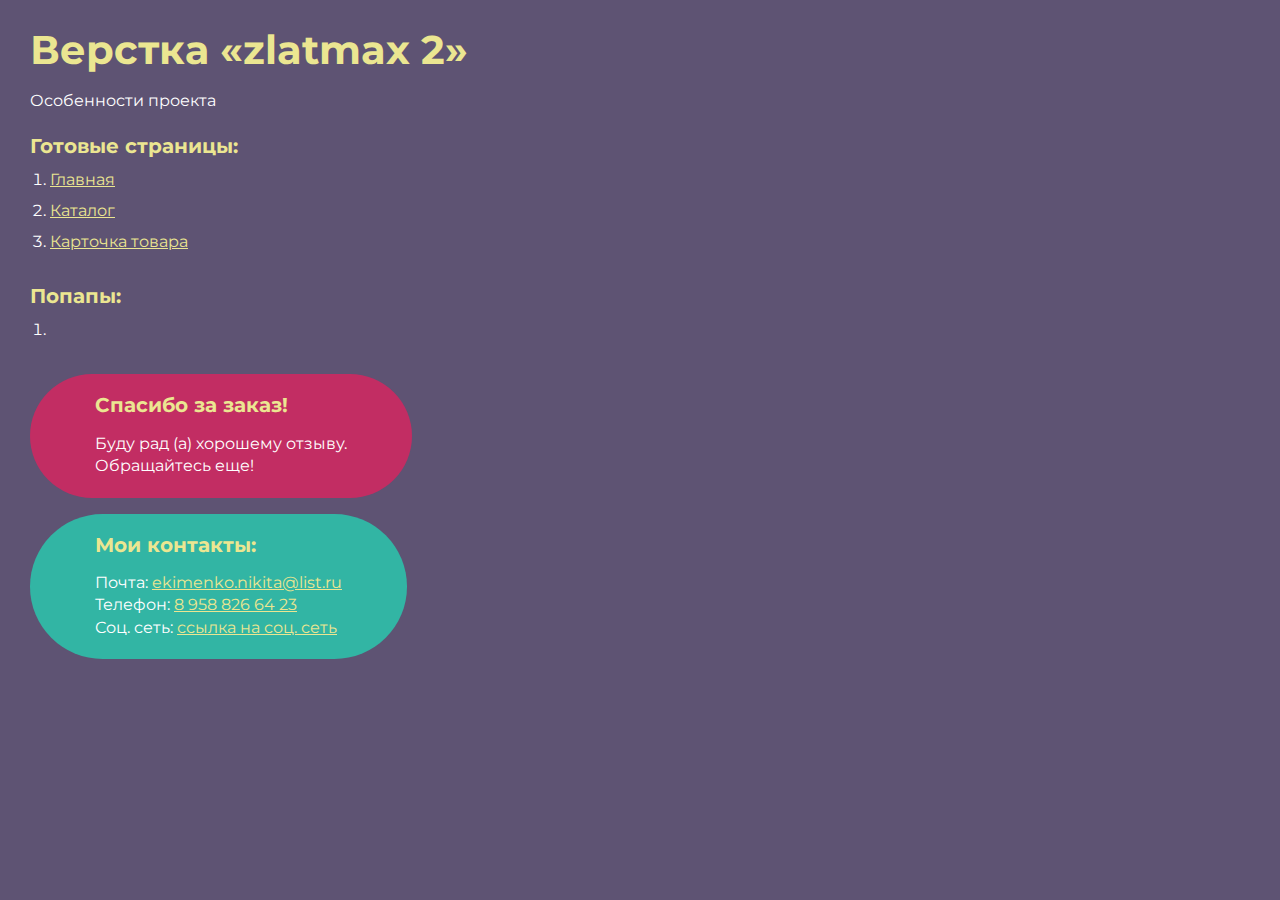
<file: index.html>
<!DOCTYPE html>
<html>

<head>
	<meta charset="UTF-8">
	<meta name="viewport" content="width=device-width, initial-scale=1.0">
	<title>Верстка «zlatmax 2»</title>
</head>

<body>
	<div class="rootpage">
		<h1>Верстка «zlatmax 2»</h1>
		<div class="rootpage__info">
			Особенности проекта
		</div>
		<h2>Готовые страницы:</h2>
		<ol class="rootpage__list">
			<li><a target="_blank" href="home.html">Главная</a></li>
			<li><a target="_blank" href="catalog.html">Каталог</a></li>
			<li><a target="_blank" href="product.html">Карточка товара</a></li>

		</ol>
		<h2>Попапы:</h2>
		<ol class="rootpage__list">
			<li><a target="_blank" href="home.html#"></a></li>
		</ol>
		<div class="rootpage__tnx">
			<h2>Спасибо за заказ!</h2>
			<p>Буду рад (а) хорошему отзыву.</p>
			<p>Обращайтесь еще!</p>
		</div>
		<div class="rootpage__contacts">
			<h2>Мои контакты:</h2>
			<p>Почта: <a href="mailto:ekimenko.nikita@list.ru">ekimenko.nikita@list.ru</a></p>
			<p>Телефон: <a href="tel:89588266423">8 958 826 64 23</a></p>
			<p>Соц. сеть: <a target="_blank" href="https://vk.com/code_fanek">ссылка на соц. сеть</a></p>
		</div>
	</div>
</body>
<style>
	@charset "UTF-8";
	@import url("https://fonts.googleapis.com/css?family=Montserrat:regular,700&display=swap");

	*,
	*::before,
	*::after {
		padding: 0px;
		margin: 0px;
		border: 0px;
		box-sizing: border-box;
	}

	html,
	body {
		height: 100%;
		margin: 0;
		padding: 0;
		min-width: 320px;
		width: 100%;
		color: #fff;
		background-color: #5e5373;
	}

	body {
		font-family: Montserrat;
		font-size: 100%;
		line-height: 1;
		font-size: 1rem;
	}

	a {
		text-decoration: underline;
		color: #ebe691
	}

	a:visited {
		text-decoration: underline;
		color: #aaa768;
	}

	a:hover {
		text-decoration: none;
	}

	ul li {
		list-style: none;
	}

	img {
		vertical-align: top;
	}

	.wrapper {
		width: 100%;
		min-height: 100%;
		overflow: hidden;
	}

	.rootpage {
		padding: 30px;
		display: flex;
		flex-direction: column;
		align-items: flex-start;
	}

	@media (max-width: 767px) {
		.rootpage {
			padding: 30px 15px;
		}
	}

	h1 {
		color: #ebe691;
		font-size: 2.5rem;
		margin: 0px 0px 1.25rem 0px;
	}

	@media (max-width: 767px) {
		h1 {
			font-size: 1.85rem;
			margin: 0px 0px 1.25rem 0px;
		}
	}

	h2 {
		color: #ebe691;
		font-size: 1.25rem;
		margin: 0px 0px 1rem 0px;
	}

	@media (max-width: 767px) {
		h2 {
			font-size: 1.125rem;
			margin: 0px 0px 1rem 0px;
		}
	}

	.rootpage__info {
		line-height: 140%;
		margin: 0px 0px 1.5rem 0px;
	}

	.rootpage__list {
		margin: 0px 0px 2.25rem 1.25rem;
	}

	.rootpage__list li:not(:last-child) {
		margin: 0px 0px 15px 0px;
	}

	.rootpage__contacts,
	.rootpage__tnx {
		border-radius: 200px;
		padding: 20px 65px;
		line-height: 140%;
	}

	@media (max-width: 767px) {

		.rootpage__contacts,
		.rootpage__tnx {
			border-radius: 40px;
			padding: 20px;
		}
	}

	.rootpage__contacts {
		background: #32b5a4;

	}

	.rootpage__contacts a {
		color: #ebe691;
	}

	.rootpage__tnx {
		background: #c22d63;
		margin: 0px 0px 1rem 0px;
	}
</style>

</html>
</file>
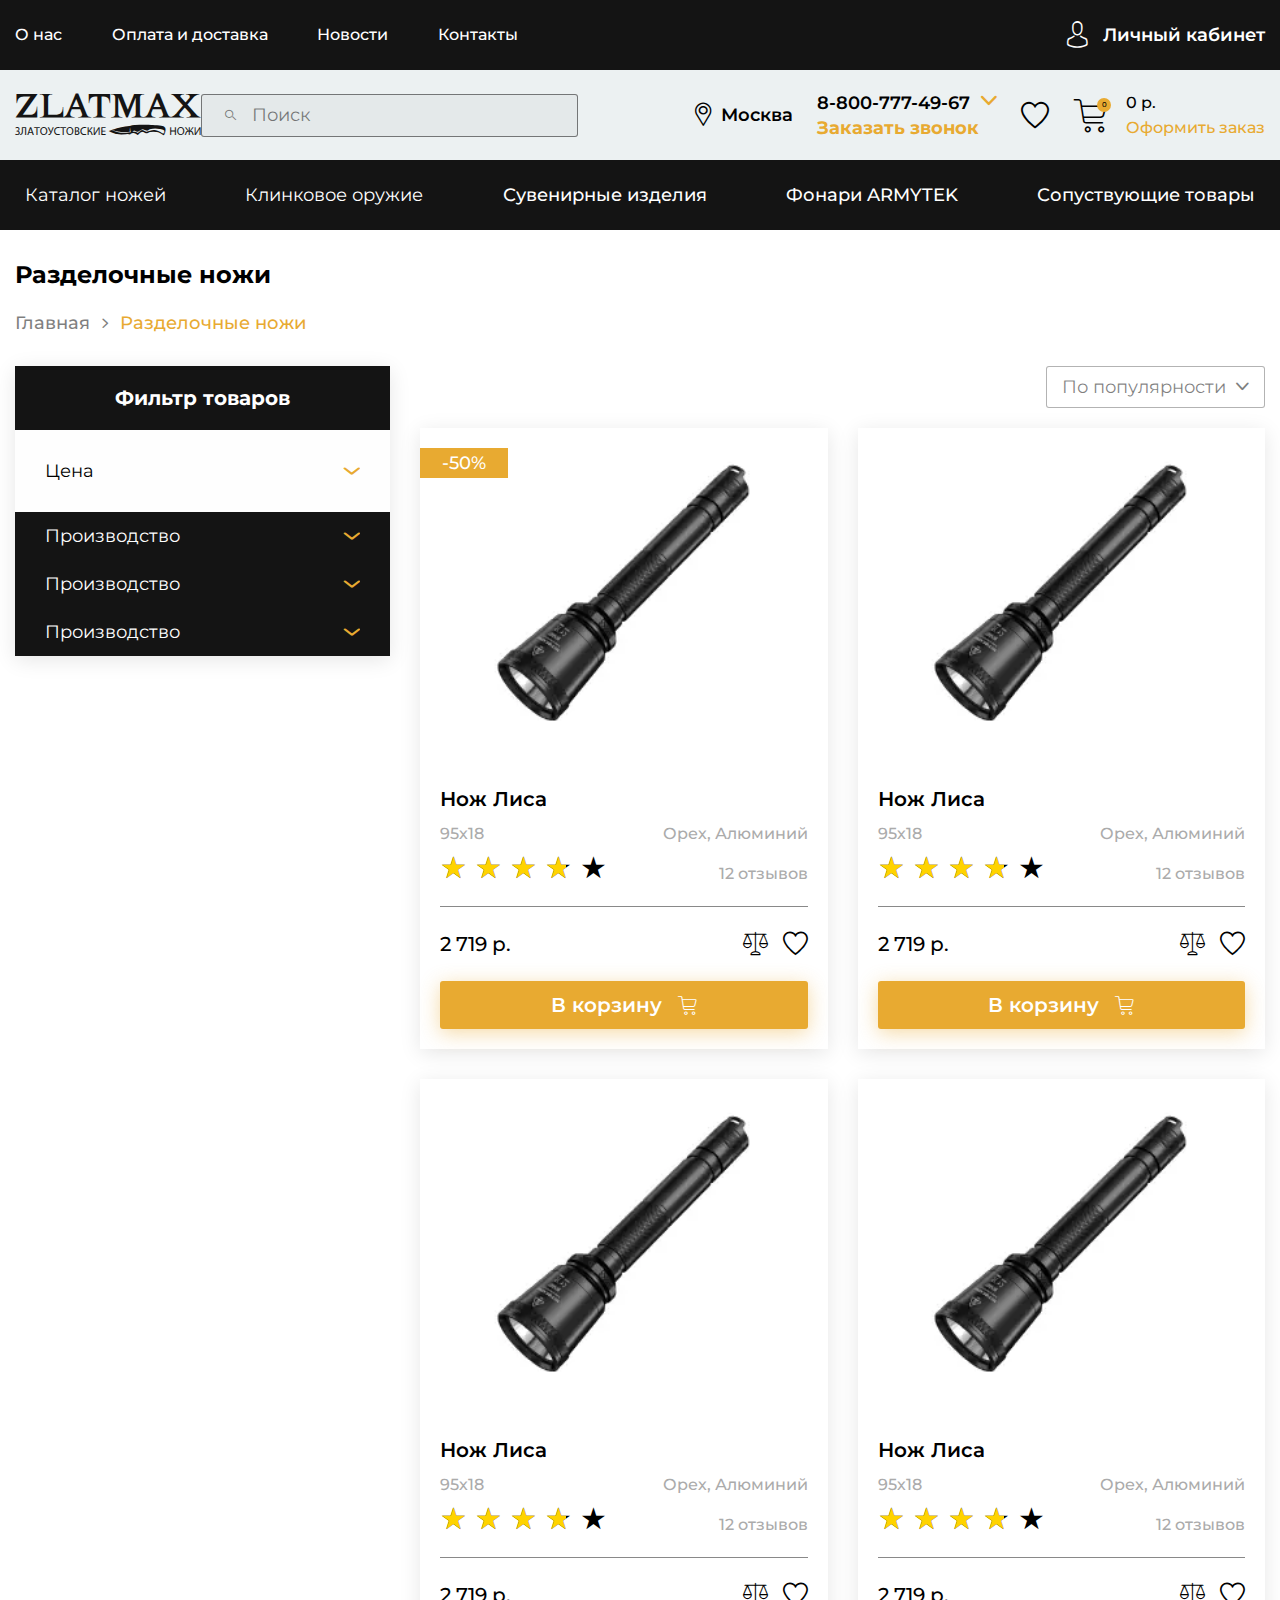
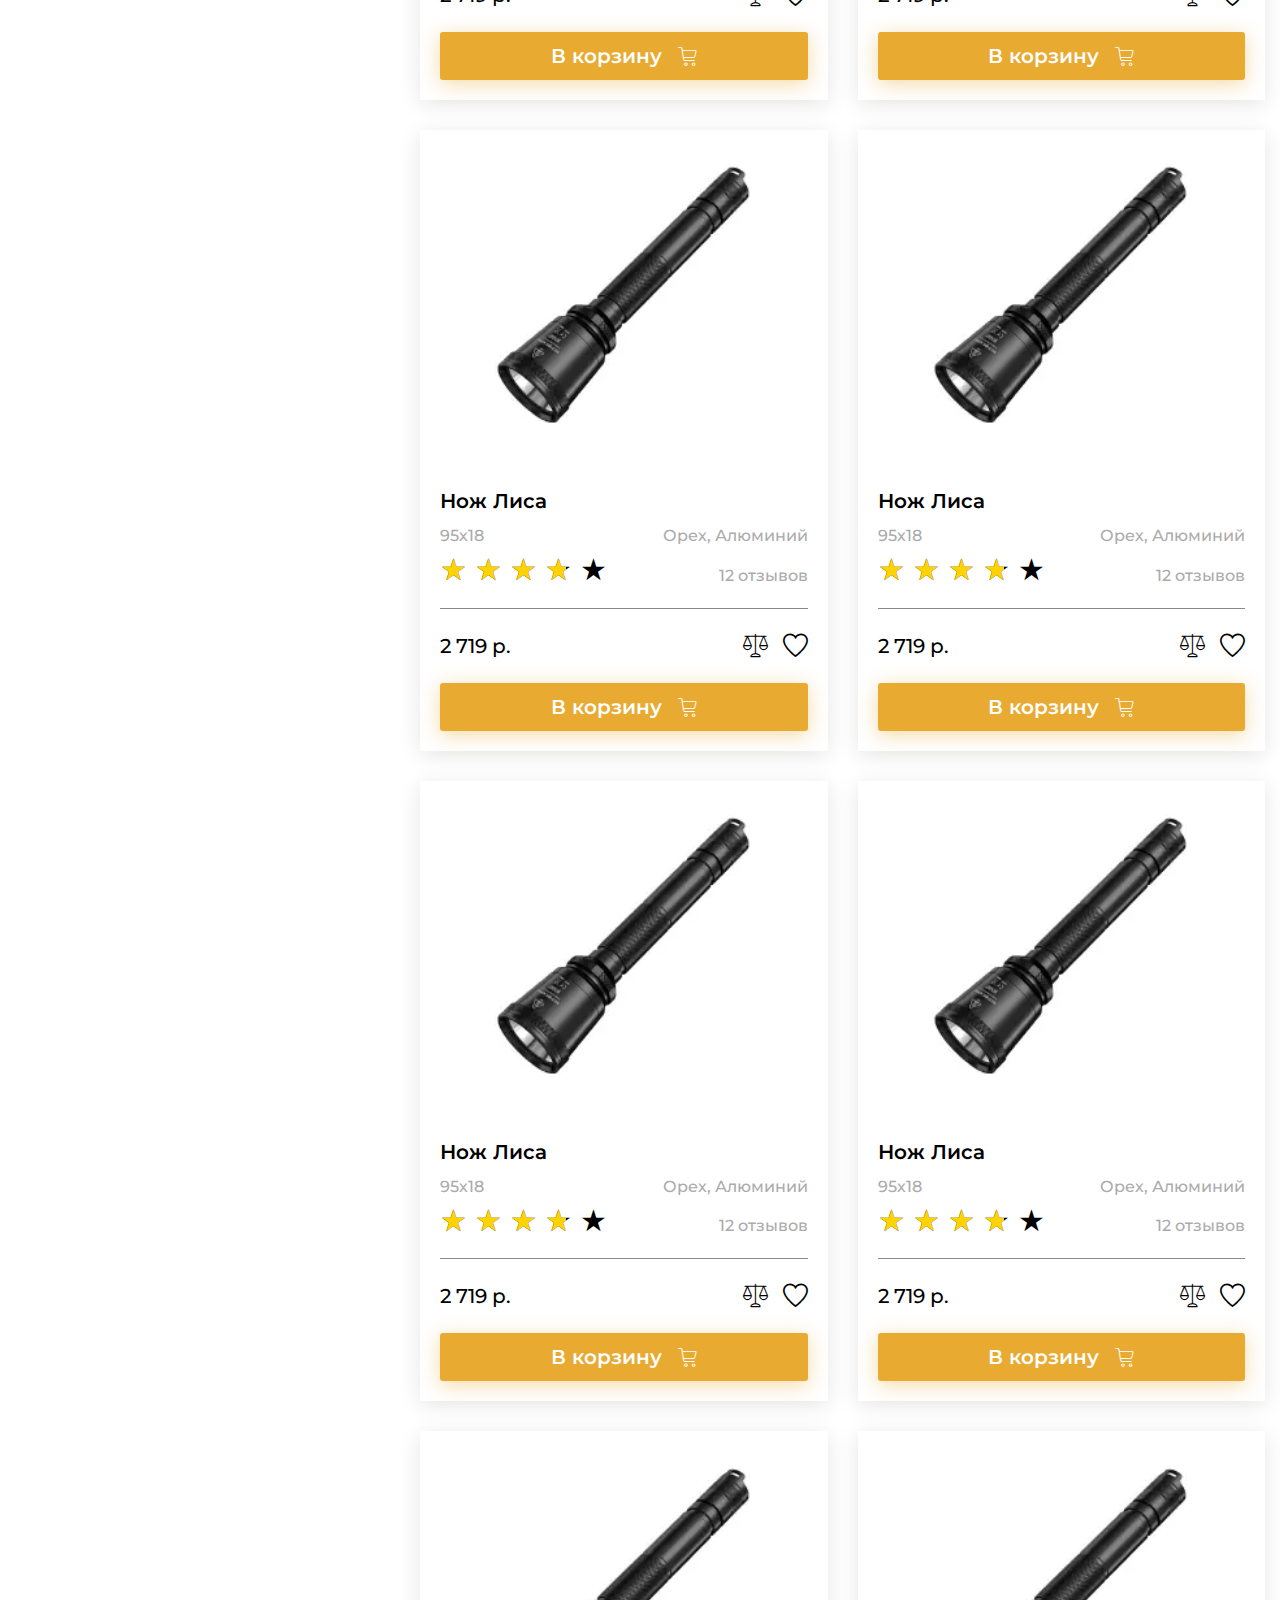
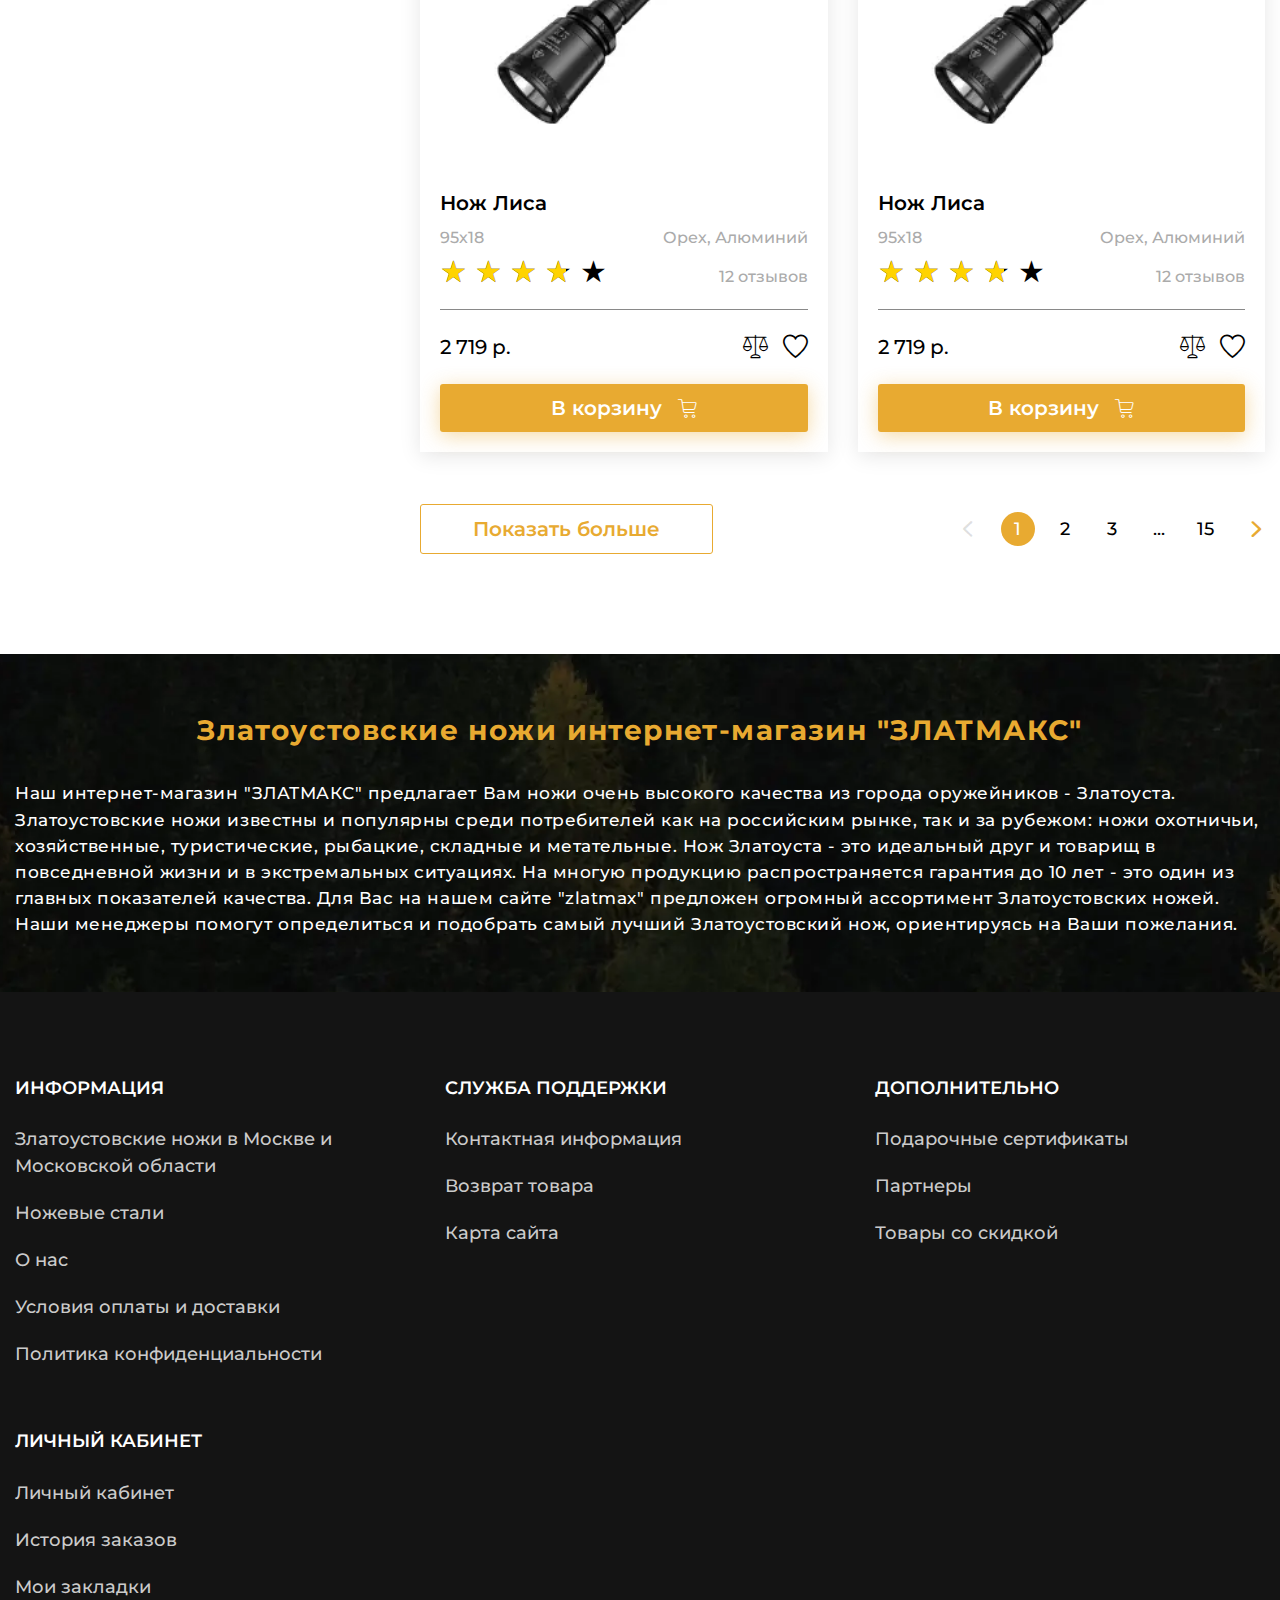
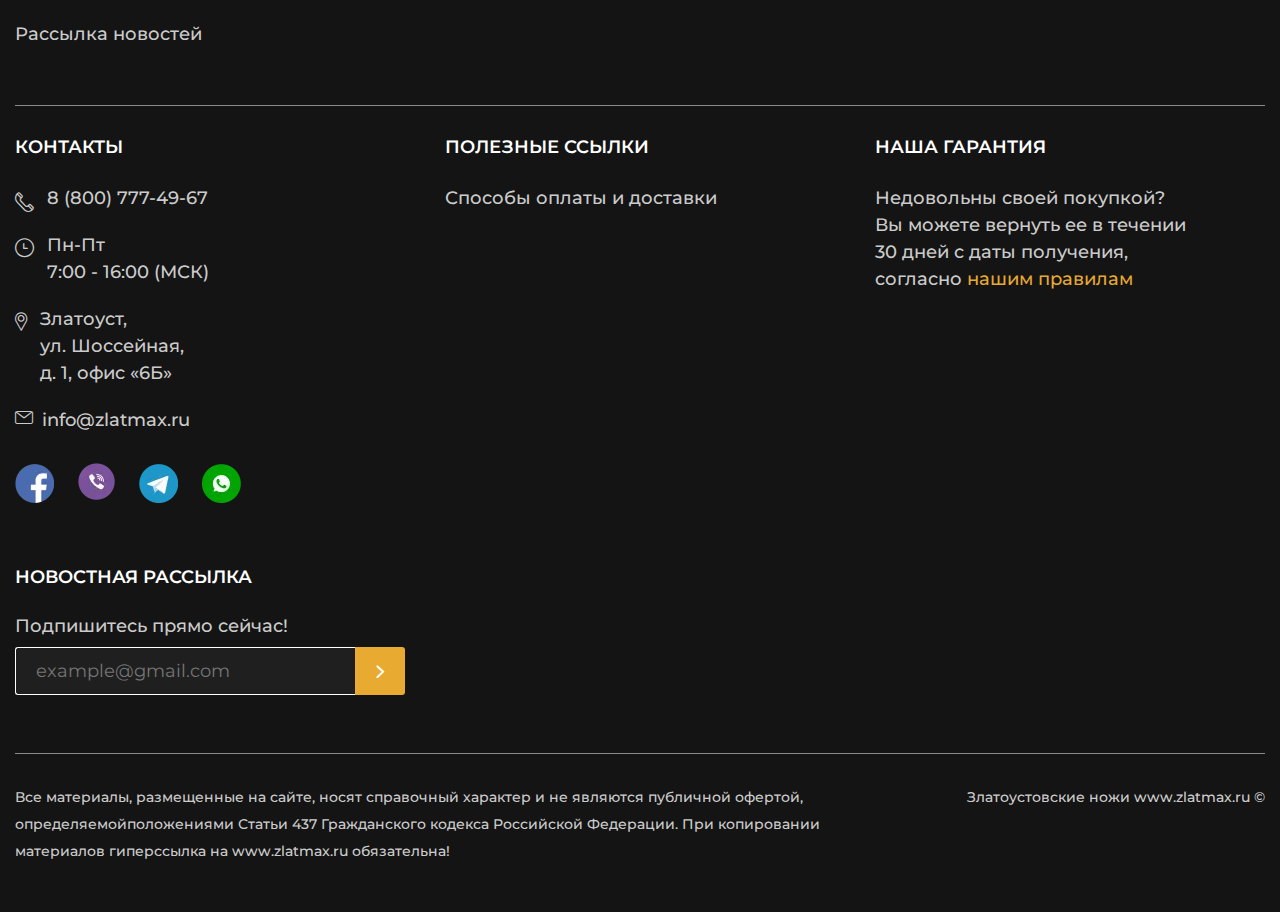
<file: catalog.html>
<!DOCTYPE html>
<html lang="ru">

<head>
	<title>Каталог</title>
	<meta charset="UTF-8">
	<meta name="format-detection" content="telephone=no">
	<!-- <style>body{opacity: 0;}</style> -->
	<link rel="stylesheet" href="css/style.min.css?_v=20221209171052">
	<link rel="shortcut icon" href="favicon.ico">
	<!-- <meta name="robots" content="noindex, nofollow"> -->
	<meta name="viewport" content="width=device-width, initial-scale=1.0">
</head>

<body>
	<div class="wrapper">
		<header class="header">
			<div class="header__top top-header">
				<!--флекс контейнер, всё внутри - флекс элементы-->
				<div class="top-header__container">
					<nav class="top-header__menu menu-top-header">
						<ul data-da=".menu__body, 991.98" class="menu-top-header__list">
							<li class="menu-top-header__item menu-top-header__item_catalog"><a href="" class="menu-top-header__link menu-top-header__link_catalog _icon-arrow-bottom">Каталог товаров</a></li>
							<li class="menu-top-header__item"><a href="" class="menu-top-header__link">О нас</a></li>
							<li class="menu-top-header__item"><a href="" class="menu-top-header__link">Оплата и доставка</a></li>
							<li class="menu-top-header__item"><a href="" class="menu-top-header__link">Новости</a></li>
							<li class="menu-top-header__item"><a href="" class="menu-top-header__link">Контакты</a></li>
						</ul>
					</nav>
					<!--ссылка на личный кабинет, не нужно добавлять в контейнер, если элементов мало-->
					<a href="" class="top-header__user _icon-user"><span>Личный кабинет</span></a>
					<nav hidden class="menu">
						<!--штука, которая будет выпадать-->
						<!--оболочка, будущая иконка меню, поскольку по макету она справа, то есть она справа-->
						<button type="button" class="menu__icon icon-menu"><span></span></button>
						<!--будем насыпать менюшек тогда, когда нам это нужно-->
						<div class="menu__body">

						</div>
					</nav>
				</div>
			</div>
			<div class="header__body body-header">
				<div class="body-header__container">
					<a href class="body-header__logo"></a>
					<div data-da=".catalog-header__container, 479.98" class="body-header__search">
						<form action="#" class="search-header">
							<!--иконку поиска можно сделать кнопкой, чтобы было удобнее-->
							<button type="submit" class="search-header__button _icon-search"></button>
							<input autocomplete="off" type="text" name="form[]" data-error="Ошибка" placeholder="Поиск" class="search-header__input">
						</form>
					</div>
					<!--блок, содержающий локацию, телефон, избранное и тд-->
					<div class="body-header__actions actions-header">
						<a href="" class="actions-header__location _icon-location"><span>Москва</span></a>
						<div data-da=".top-header__container, 991.98, first" class="actions-header__phones phones-header">
							<div data-spollers class="phones-header__items">
								<div class="phones-header__item">
									<a href="tel:8-800-777-49-67" class="phones-header__phone"><span>8-800-777-49-67</span></a>
									<button type="button" data-spoller class="phones-header__arrow _icon-arrow-bottom"></button>
									<ul class="phones-header__list">
										<li><a href="tel:8-800-777-49-67" class="phones-header__phone">8-800-777-49-67</a></li>
										<li><a href="tel:8-800-777-49-67" class="phones-header__phone">8-800-777-49-67</a></li>
										<li><a href="tel:8-800-777-49-67" class="phones-header__phone">8-800-777-49-67</a></li>
									</ul>
								</div>
							</div>
							<button type="submit" data-popup="#callback" class="phones-header__callback">Заказать звонок</button>
						</div>
						<a data-da=".top-header__container, 991.98, 2" class="actions-header__favorite _icon-favorite"></a>
						<a data-da=".top-header__container, 991.98, 2" href="" class="actions-header__cart cart-header">
							<!--сделал весь блок ссылкой для того, чтобы при адаптиве убирать текстовку-->
							<div class="cart-header__icon _icon-cart"><span>0</span></div>
							<div class="cart-header__body">
								<div class="cart-header__summ">0 р.</div>
								<div class="cart-header__link">Оформить заказ</div>
							</div>
						</a>
					</div>
				</div>
			</div>
			<div class="header__catalog catalog-header">
				<div class="catalog-header__container">
					<nav class="catalog-header__menu menu-catalog">
						<button type="button" class="menu-catalog__back _icon-back">Назад</button>
						<!--кнопка назад в каталогах на мобилке-->
						<ul class="menu-catalog__list">
							<li class="menu-catalog__item"><button data-parent="1" class="menu-catalog__link">Каталог ножей</button></li>
							<li class="menu-catalog__item"><button data-parent="2" class="menu-catalog__link">Клинковое оружие</button></li>
							<li class="menu-catalog__item"><a href="" class="menu-catalog__link">Сувенирные изделия</a></li>
							<li class="menu-catalog__item"><a href="" class="menu-catalog__link">Фонари ARMYTEK</a></li>
							<li class="menu-catalog__item"><a href="" class="menu-catalog__link">Сопуствующие товары</a></li>
						</ul>
						<div class="menu-catalog__sub-menu sub-menu-catalog">
							<button type="button" class="sub-menu-catalog__back _icon-back">Назад</button>
							<!--кнопка назад в каталогах на мобилке-->
							<div class="sub-menu-catalog__container">
								<div hidden data-submenu="1" class="sub-menu-catalog__block">
									<!--если мы хотим видеть то количество категорий, которое мы записали в коде, то есть два вариант: 1) добавить модификатор sub-menu-catalog__block_5 и с помощью js в блоке посчитать по категориям; 2)либо написать весь код в js(кат) и проставлять эти классы автоматом-->
									<div class="sub-menu-catalog__category">
										<!--нужен, чтобы ссылки, которые являются грид элементом, не расширялись-->
										<a href="" class="sub-menu-catalog__link-category">Категория ножей</a>
									</div>
									<div class="sub-menu-catalog__category">
										<a href="" class="sub-menu-catalog__link-category">Производство ножей</a>
									</div>
									<div class="sub-menu-catalog__category">
										<a href="" class="sub-menu-catalog__link-category">Ножи по маркам стали</a>
									</div>
									<div class="sub-menu-catalog__category">
										<a href="" class="sub-menu-catalog__link-category">Заточка и полировка ножей</a>
									</div>
									<div class="sub-menu-catalog__category">
										<a href="" class="sub-menu-catalog__link-category">Ножевая мастерская</a>
									</div>
									<ul class="sub-menu-catalog__list">
										<li class="sub-menu-catalog__item"><a href="" class="sub-menu-catalog__link">Разделочные ножи</a></li>
										<li class="sub-menu-catalog__item"><a href="" class="sub-menu-catalog__link">Туристические ножи</a></li>
										<li class="sub-menu-catalog__item"><a href="" class="sub-menu-catalog__link">Ножи охотничьи</a></li>
										<li class="sub-menu-catalog__item"><a href="" class="sub-menu-catalog__link">Булатные ножи</a></li>
										<li class="sub-menu-catalog__item"><a href="" class="sub-menu-catalog__link">Ножи из дамаска</a></li>
										<li class="sub-menu-catalog__item"><a href="" class="sub-menu-catalog__link">Тактического назначения</a></li>
										<li class="sub-menu-catalog__item"><a href="" class="sub-menu-catalog__link">Метательные ножи</a></li>
										<li class="sub-menu-catalog__item"><a href="" class="sub-menu-catalog__link">Мачете и кукри</a></li>
										<li class="sub-menu-catalog__item"><a href="" class="sub-menu-catalog__link">Ножи кухонные</a></li>
									</ul>
									<ul class="sub-menu-catalog__list">
										<li class="sub-menu-catalog__item"><a href="" class="sub-menu-catalog__link">Ножи АИР</a></li>
										<li class="sub-menu-catalog__item"><a href="" class="sub-menu-catalog__link">Ножи ЗИК</a></li>
										<li class="sub-menu-catalog__item"><a href="" class="sub-menu-catalog__link">Ножи ЗЗОСС</a></li>
										<li class="sub-menu-catalog__item"><a href="" class="sub-menu-catalog__link">Ножи РОСоружие</a></li>
										<li class="sub-menu-catalog__item"><a href="" class="sub-menu-catalog__link">Ножи Оружейник</a></li>
										<li class="sub-menu-catalog__item"><a href="" class="sub-menu-catalog__link">Булат Сергея Баранова</a></li>
										<li class="sub-menu-catalog__item"><a href="" class="sub-menu-catalog__link">Булат Андрея Умерова</a></li>
										<li class="sub-menu-catalog__item"><a href="" class="sub-menu-catalog__link">Ножи Златко</a></li>
										<li class="sub-menu-catalog__item"><a href="" class="sub-menu-catalog__link">Ножи Стиль-М</a></li>
										<li class="sub-menu-catalog__item"><a href="" class="sub-menu-catalog__link">Оружейная компания</a></li>
									</ul>
									<ul class="sub-menu-catalog__list">
										<li class="sub-menu-catalog__item"><a href="" class="sub-menu-catalog__link">Ножи по маркам стали</a></li>
										<li class="sub-menu-catalog__item"><a href="" class="sub-menu-catalog__link">Ножи из стали 95х18</a></li>
										<li class="sub-menu-catalog__item"><a href="" class="sub-menu-catalog__link">Ножи из стали 100х13м</a></li>
										<li class="sub-menu-catalog__item"><a href="" class="sub-menu-catalog__link">Ножи из стали 110х18м-ШД</a></li>
										<li class="sub-menu-catalog__item"><a href="" class="sub-menu-catalog__link">Ножи из стали ЭИ-107 ТЦ</a></li>
										<li class="sub-menu-catalog__item"><a href="" class="sub-menu-catalog__link">Ножи из стали 50х14МФ</a></li>
										<li class="sub-menu-catalog__item"><a href="" class="sub-menu-catalog__link">Ножи из стали AUS-8</a></li>
										<li class="sub-menu-catalog__item"><a href="" class="sub-menu-catalog__link">Ножи из стали К340</a></li>
										<li class="sub-menu-catalog__item"><a href="" class="sub-menu-catalog__link">Ножи из стали M390</a></li>
										<li class="sub-menu-catalog__item"><a href="" class="sub-menu-catalog__link">Ножи из стали ЭП-766</a></li>
									</ul>
									<ul class="sub-menu-catalog__list">
										<li class="sub-menu-catalog__item"><a href="" class="sub-menu-catalog__link">Паста ГОИ</a></li>
										<li class="sub-menu-catalog__item"><a href="" class="sub-menu-catalog__link">Алмазная паста</a></li>
										<li class="sub-menu-catalog__item"><a href="" class="sub-menu-catalog__link">Алмазная паста</a></li>
										<li class="sub-menu-catalog__item"><a href="" class="sub-menu-catalog__link">Заточные системы</a></li>
									</ul>
									<ul class="sub-menu-catalog__list">
										<li class="sub-menu-catalog__item"><a href="" class="sub-menu-catalog__link">Ножевые клинки</a></li>
										<li class="sub-menu-catalog__item"><a href="" class="sub-menu-catalog__link">Заготовки для ножей</a></li>
										<li class="sub-menu-catalog__item"><a href="" class="sub-menu-catalog__link">Литье для ножей</a></li>
										<li class="sub-menu-catalog__item"><a href="" class="sub-menu-catalog__link">Материалы для рукоятей</a></li>
										<li class="sub-menu-catalog__item"><a href="" class="sub-menu-catalog__link">Уход за рукоятиями ножей</a></li>
									</ul>
									<div class="sub-menu-catalog__footer">
										<a href="" class="sub-menu-catalog__all">Смотреть всё</a>
									</div>
									<div class="sub-menu-catalog__footer">
										<a href="" class="sub-menu-catalog__all">Смотреть всё</a>
									</div>
									<div class="sub-menu-catalog__footer">
										<a href="" class="sub-menu-catalog__all">Смотреть всё</a>
									</div>
									<div class="sub-menu-catalog__footer">
										<a href="" class="sub-menu-catalog__all">Смотреть всё</a>
									</div>
									<div class="sub-menu-catalog__footer">
										<a href="" class="sub-menu-catalog__all">Смотреть всё</a>
									</div>
								</div>
								<div hidden data-submenu="2" class="sub-menu-catalog__block">
									<div class="sub-menu-catalog__category">
										<a href="" class="sub-menu-catalog__link-category">Категория ножей</a>
									</div>
									<div class="sub-menu-catalog__category">
										<a href="" class="sub-menu-catalog__link-category">Категория ножей</a>
									</div>
									<ul class="sub-menu-catalog__list">
										<li class="sub-menu-catalog__item"><a href="" class="sub-menu-catalog__link">Разделочные ножи</a></li>
										<li class="sub-menu-catalog__item"><a href="" class="sub-menu-catalog__link">Туристические ножи</a></li>
										<li class="sub-menu-catalog__item"><a href="" class="sub-menu-catalog__link">Ножи охотничьи</a></li>
										<li class="sub-menu-catalog__item"><a href="" class="sub-menu-catalog__link">Булатные ножи</a></li>
										<li class="sub-menu-catalog__item"><a href="" class="sub-menu-catalog__link">Ножи из дамаска</a></li>
										<li class="sub-menu-catalog__item"><a href="" class="sub-menu-catalog__link">Тактического назначения</a></li>
										<li class="sub-menu-catalog__item"><a href="" class="sub-menu-catalog__link">Метательные ножи</a></li>
										<li class="sub-menu-catalog__item"><a href="" class="sub-menu-catalog__link">Мачете и кукри</a></li>
										<li class="sub-menu-catalog__item"><a href="" class="sub-menu-catalog__link">Ножи кухонные</a></li>
									</ul>
									<ul class="sub-menu-catalog__list">
										<li class="sub-menu-catalog__item"><a href="" class="sub-menu-catalog__link">Разделочные ножи</a></li>
										<li class="sub-menu-catalog__item"><a href="" class="sub-menu-catalog__link">Туристические ножи</a></li>
										<li class="sub-menu-catalog__item"><a href="" class="sub-menu-catalog__link">Ножи охотничьи</a></li>
										<li class="sub-menu-catalog__item"><a href="" class="sub-menu-catalog__link">Булатные ножи</a></li>
										<li class="sub-menu-catalog__item"><a href="" class="sub-menu-catalog__link">Ножи из дамаска</a></li>
										<li class="sub-menu-catalog__item"><a href="" class="sub-menu-catalog__link">Тактического назначения</a></li>
										<li class="sub-menu-catalog__item"><a href="" class="sub-menu-catalog__link">Метательные ножи</a></li>
										<li class="sub-menu-catalog__item"><a href="" class="sub-menu-catalog__link">Мачете и кукри</a></li>
										<li class="sub-menu-catalog__item"><a href="" class="sub-menu-catalog__link">Ножи кухонные</a></li>
									</ul>
									<div class="sub-menu-catalog__footer">
										<a href="" class="sub-menu-catalog__all">Смотреть всё</a>
									</div>
									<div class="sub-menu-catalog__footer">
										<a href="" class="sub-menu-catalog__all">Смотреть всё</a>
									</div>
								</div>
							</div>
						</div>
					</nav>
				</div>
			</div>
		</header>
		<main class="page page_inner">
			<div class="page__header">
				<div class="page__container">
					<h1 class="page__title title">Разделочные ножи</h1>
					<nav class="page__breadcrumbs breadcrumbs">
						<ul class="breadcrumbs__list">
							<li class="breadcrumbs__item">
								<a href="" class="breadcrumbs__link">Главная</a>
							</li>
							<li class="breadcrumbs__item">
								<span class="breadcrumbs__current">Разделочные ножи</span>
							</li>
						</ul>
					</nav>
				</div>
			</div>
			<div class="catalog">
				<div class="catalog__container">
					<div data-spollers="992" class="catalog__body">
						<div class="catalog__filter filter-catalog">
							<button data-spoller type="button" class="filter-catalog__title">Фильтр товаров</button>
							<div data-spollers class="filter-catalog__items">
								<div class="filter-catalog__price price-filter">
									<button type="button" data-spoller class="price-filter__title _icon-spoller-arrow">Цена</button>
									<div data-range class="price-filter__body">
										<div class="price-filter__inputs">
											<input data-range-from="0" autocomplete="off" type="text" value="500" name="form[]" class="price-filter__input">
											<input data-range-to="5000" autocomplete="off" type="text" value="1000" name="form[]" class="price-filter__input">
										</div>
										<div data-range-item class="price-filter__range"></div>
									</div>
								</div>
								<div class="filter-catalog__item item-filter-catalog">
									<button type="button" data-spoller class="item-filter-catalog__title _icon-spoller-arrow">Производство</button>
									<div class="item-filter-catalog__body">
										<div class="item-filter-catalog__checkbox checkbox">
											<input id="c_1" data-error="Ошибка" class="checkbox__input" type="checkbox" value="1" name="form[]">
											<label for="c_1" class="checkbox__label"><span class="checkbox__text">АиР<small>(250)</small></span></label>
										</div>
										<div class="item-filter-catalog__checkbox checkbox">
											<input id="c_2" data-error="Ошибка" class="checkbox__input" type="checkbox" value="1" name="form[]">
											<label for="c_2" class="checkbox__label"><span class="checkbox__text">Булат Сергея Баранова<small>(25)</small></span></label>
										</div>
										<div class="item-filter-catalog__checkbox checkbox">
											<input id="c_3" data-error="Ошибка" class="checkbox__input" type="checkbox" value="1" name="form[]">
											<label for="c_3" class="checkbox__label"><span class="checkbox__text">АиР<small>(250)</small></span></label>
										</div>
										<div class="item-filter-catalog__checkbox checkbox">
											<input id="c_4" data-error="Ошибка" class="checkbox__input" type="checkbox" value="1" name="form[]">
											<label for="c_4" class="checkbox__label"><span class="checkbox__text">АиР<small>(250)</small></span></label>
										</div>
									</div>
								</div>
								<div class="filter-catalog__item item-filter-catalog">
									<button type="button" data-spoller class="item-filter-catalog__title _icon-spoller-arrow">Производство</button>
									<div class="item-filter-catalog__body">
										<div class="item-filter-catalog__checkbox checkbox">
											<input id="c_5" data-error="Ошибка" class="checkbox__input" type="checkbox" value="1" name="form[]">
											<label for="c_5" class="checkbox__label"><span class="checkbox__text">АиР<small>(250)</small></span></label>
										</div>
										<div class="item-filter-catalog__checkbox checkbox">
											<input id="c_6" data-error="Ошибка" class="checkbox__input" type="checkbox" value="1" name="form[]">
											<label for="c_6" class="checkbox__label"><span class="checkbox__text">Булат Сергея Баранова<small>(25)</small></span></label>
										</div>
										<div class="item-filter-catalog__checkbox checkbox">
											<input id="c_7" data-error="Ошибка" class="checkbox__input" type="checkbox" value="1" name="form[]">
											<label for="c_7" class="checkbox__label"><span class="checkbox__text">АиР<small>(250)</small></span></label>
										</div>
										<div class="item-filter-catalog__checkbox checkbox">
											<input id="c_8" data-error="Ошибка" class="checkbox__input" type="checkbox" value="1" name="form[]">
											<label for="c_8" class="checkbox__label"><span class="checkbox__text">АиР<small>(250)</small></span></label>
										</div>
									</div>
								</div>
								<div class="filter-catalog__item item-filter-catalog">
									<button type="button" data-spoller class="item-filter-catalog__title _icon-spoller-arrow">Производство</button>
									<div class="item-filter-catalog__body">
										<div class="item-filter-catalog__checkbox checkbox">
											<input id="c_9" data-error="Ошибка" class="checkbox__input" type="checkbox" value="1" name="form[]">
											<label for="c_9" class="checkbox__label"><span class="checkbox__text">АиР<small>(250)</small></span></label>
										</div>
										<div class="item-filter-catalog__checkbox checkbox">
											<input id="c_10" data-error="Ошибка" class="checkbox__input" type="checkbox" value="1" name="form[]">
											<label for="c_10" class="checkbox__label"><span class="checkbox__text">Булат Сергея Баранова<small>(25)</small></span></label>
										</div>
										<div class="item-filter-catalog__checkbox checkbox">
											<input id="c_11" data-error="Ошибка" class="checkbox__input" type="checkbox" value="1" name="form[]">
											<label for="c_11" class="checkbox__label"><span class="checkbox__text">АиР<small>(250)</small></span></label>
										</div>
										<div class="item-filter-catalog__checkbox checkbox">
											<input id="c_12" data-error="Ошибка" class="checkbox__input" type="checkbox" value="1" name="form[]">
											<label for="c_12" class="checkbox__label"><span class="checkbox__text">АиР<small>(250)</small></span></label>
										</div>
									</div>
								</div>
							</div>
						</div>
						<div class="catalog__content">
							<div class="catalog__control">
								<select name="form[]" class="control">
									<option value="1" selected>По популярности</option>
									<option value="2">По популярности</option>
									<option value="3">По популярности</option>
									<option value="4">По популярности</option>
								</select>
							</div>
							<div class="catalog__products">
								<article class="product-card">
									<div class="product-card__sale">-50%</div>
									<a href="" class="product-card__image">
										<span class="product-card__item-image-ibg product-card__item-image-ibg_contain">
											<picture><source srcset="img/product-card/image-02.webp" type="image/webp"><img src="img/product-card/image-02.jpg?_v=1670595052093" alt=""></picture>
										</span>
									</a>
									<div class="product-card__body">
										<h4 class="product-card__title">
											<div class="product-card__link-tittle">Нож Лиса</div>
										</h4>
										<div class="product-card__info info-product-card">
											<div class="info-product-card__size">95х18</div>
											<div class="info-product-card__materials">Орех, Алюминий</div>
										</div>
										<div class="product-card__rating rating rating_set">
											<div class="rating__body">
												<div class="rating__active"></div>
												<div class="rating__items">
													<input type="radio" class="rating__item" value="1" name="rating">
													<input type="radio" class="rating__item" value="2" name="rating">
													<input type="radio" class="rating__item" value="3" name="rating">
													<input type="radio" class="rating__item" value="4" name="rating">
													<input type="radio" class="rating__item" value="5" name="rating">
												</div>
											</div>
											<div class="rating__value">3.6</div>
											<div class="rating__info">12 отзывов</div>
										</div>
										<div class="product-card__footer">
											<div class="product-card__price">2 719 р.</div>
											<a href="" class="product-card__compare _icon-compare"></a>
											<a href="" class="product-card__favorite _icon-favorite"></a>
										</div>
										<button type="button" class="product-card__cart button"><span class="_icon-cart">В корзину</span></button>
									</div>
								</article>
								<article class="product-card">
									<a href="" class="product-card__image">
										<span class="product-card__item-image-ibg product-card__item-image-ibg_contain">
											<picture><source srcset="img/product-card/image-02.webp" type="image/webp"><img src="img/product-card/image-02.jpg?_v=1670595052093" alt=""></picture>
										</span>
									</a>
									<div class="product-card__body">
										<h4 class="product-card__title">
											<div class="product-card__link-tittle">Нож Лиса</div>
										</h4>
										<div class="product-card__info info-product-card">
											<div class="info-product-card__size">95х18</div>
											<div class="info-product-card__materials">Орех, Алюминий</div>
										</div>
										<div class="product-card__rating rating rating_set">
											<div class="rating__body">
												<div class="rating__active"></div>
												<div class="rating__items">
													<input type="radio" class="rating__item" value="1" name="rating">
													<input type="radio" class="rating__item" value="2" name="rating">
													<input type="radio" class="rating__item" value="3" name="rating">
													<input type="radio" class="rating__item" value="4" name="rating">
													<input type="radio" class="rating__item" value="5" name="rating">
												</div>
											</div>
											<div class="rating__value">3.6</div>
											<div class="rating__info">12 отзывов</div>
										</div>
										<div class="product-card__footer">
											<div class="product-card__price">2 719 р.</div>
											<a href="" class="product-card__compare _icon-compare"></a>
											<a href="" class="product-card__favorite _icon-favorite"></a>
										</div>
										<button type="button" class="product-card__cart button"><span class="_icon-cart">В корзину</span></button>
									</div>
								</article>
								<article class="product-card">
									<a href="" class="product-card__image">
										<span class="product-card__item-image-ibg product-card__item-image-ibg_contain">
											<picture><source srcset="img/product-card/image-02.webp" type="image/webp"><img src="img/product-card/image-02.jpg?_v=1670595052093" alt=""></picture>
										</span>
									</a>
									<div class="product-card__body">
										<h4 class="product-card__title">
											<div class="product-card__link-tittle">Нож Лиса</div>
										</h4>
										<div class="product-card__info info-product-card">
											<div class="info-product-card__size">95х18</div>
											<div class="info-product-card__materials">Орех, Алюминий</div>
										</div>
										<div class="product-card__rating rating rating_set">
											<div class="rating__body">
												<div class="rating__active"></div>
												<div class="rating__items">
													<input type="radio" class="rating__item" value="1" name="rating">
													<input type="radio" class="rating__item" value="2" name="rating">
													<input type="radio" class="rating__item" value="3" name="rating">
													<input type="radio" class="rating__item" value="4" name="rating">
													<input type="radio" class="rating__item" value="5" name="rating">
												</div>
											</div>
											<div class="rating__value">3.6</div>
											<div class="rating__info">12 отзывов</div>
										</div>
										<div class="product-card__footer">
											<div class="product-card__price">2 719 р.</div>
											<a href="" class="product-card__compare _icon-compare"></a>
											<a href="" class="product-card__favorite _icon-favorite"></a>
										</div>
										<button type="button" class="product-card__cart button"><span class="_icon-cart">В корзину</span></button>
									</div>
								</article>
								<article class="product-card">
									<a href="" class="product-card__image">
										<span class="product-card__item-image-ibg product-card__item-image-ibg_contain">
											<picture><source srcset="img/product-card/image-02.webp" type="image/webp"><img src="img/product-card/image-02.jpg?_v=1670595052093" alt=""></picture>
										</span>
									</a>
									<div class="product-card__body">
										<h4 class="product-card__title">
											<div class="product-card__link-tittle">Нож Лиса</div>
										</h4>
										<div class="product-card__info info-product-card">
											<div class="info-product-card__size">95х18</div>
											<div class="info-product-card__materials">Орех, Алюминий</div>
										</div>
										<div class="product-card__rating rating rating_set">
											<div class="rating__body">
												<div class="rating__active"></div>
												<div class="rating__items">
													<input type="radio" class="rating__item" value="1" name="rating">
													<input type="radio" class="rating__item" value="2" name="rating">
													<input type="radio" class="rating__item" value="3" name="rating">
													<input type="radio" class="rating__item" value="4" name="rating">
													<input type="radio" class="rating__item" value="5" name="rating">
												</div>
											</div>
											<div class="rating__value">3.6</div>
											<div class="rating__info">12 отзывов</div>
										</div>
										<div class="product-card__footer">
											<div class="product-card__price">2 719 р.</div>
											<a href="" class="product-card__compare _icon-compare"></a>
											<a href="" class="product-card__favorite _icon-favorite"></a>
										</div>
										<button type="button" class="product-card__cart button"><span class="_icon-cart">В корзину</span></button>
									</div>
								</article>
								<article class="product-card">
									<a href="" class="product-card__image">
										<span class="product-card__item-image-ibg product-card__item-image-ibg_contain">
											<picture><source srcset="img/product-card/image-02.webp" type="image/webp"><img src="img/product-card/image-02.jpg?_v=1670595052093" alt=""></picture>
										</span>
									</a>
									<div class="product-card__body">
										<h4 class="product-card__title">
											<div class="product-card__link-tittle">Нож Лиса</div>
										</h4>
										<div class="product-card__info info-product-card">
											<div class="info-product-card__size">95х18</div>
											<div class="info-product-card__materials">Орех, Алюминий</div>
										</div>
										<div class="product-card__rating rating rating_set">
											<div class="rating__body">
												<div class="rating__active"></div>
												<div class="rating__items">
													<input type="radio" class="rating__item" value="1" name="rating">
													<input type="radio" class="rating__item" value="2" name="rating">
													<input type="radio" class="rating__item" value="3" name="rating">
													<input type="radio" class="rating__item" value="4" name="rating">
													<input type="radio" class="rating__item" value="5" name="rating">
												</div>
											</div>
											<div class="rating__value">3.6</div>
											<div class="rating__info">12 отзывов</div>
										</div>
										<div class="product-card__footer">
											<div class="product-card__price">2 719 р.</div>
											<a href="" class="product-card__compare _icon-compare"></a>
											<a href="" class="product-card__favorite _icon-favorite"></a>
										</div>
										<button type="button" class="product-card__cart button"><span class="_icon-cart">В корзину</span></button>
									</div>
								</article>
								<article class="product-card">
									<a href="" class="product-card__image">
										<span class="product-card__item-image-ibg product-card__item-image-ibg_contain">
											<picture><source srcset="img/product-card/image-02.webp" type="image/webp"><img src="img/product-card/image-02.jpg?_v=1670595052093" alt=""></picture>
										</span>
									</a>
									<div class="product-card__body">
										<h4 class="product-card__title">
											<div class="product-card__link-tittle">Нож Лиса</div>
										</h4>
										<div class="product-card__info info-product-card">
											<div class="info-product-card__size">95х18</div>
											<div class="info-product-card__materials">Орех, Алюминий</div>
										</div>
										<div class="product-card__rating rating rating_set">
											<div class="rating__body">
												<div class="rating__active"></div>
												<div class="rating__items">
													<input type="radio" class="rating__item" value="1" name="rating">
													<input type="radio" class="rating__item" value="2" name="rating">
													<input type="radio" class="rating__item" value="3" name="rating">
													<input type="radio" class="rating__item" value="4" name="rating">
													<input type="radio" class="rating__item" value="5" name="rating">
												</div>
											</div>
											<div class="rating__value">3.6</div>
											<div class="rating__info">12 отзывов</div>
										</div>
										<div class="product-card__footer">
											<div class="product-card__price">2 719 р.</div>
											<a href="" class="product-card__compare _icon-compare"></a>
											<a href="" class="product-card__favorite _icon-favorite"></a>
										</div>
										<button type="button" class="product-card__cart button"><span class="_icon-cart">В корзину</span></button>
									</div>
								</article>
								<article class="product-card">
									<a href="" class="product-card__image">
										<span class="product-card__item-image-ibg product-card__item-image-ibg_contain">
											<picture><source srcset="img/product-card/image-02.webp" type="image/webp"><img src="img/product-card/image-02.jpg?_v=1670595052093" alt=""></picture>
										</span>
									</a>
									<div class="product-card__body">
										<h4 class="product-card__title">
											<div class="product-card__link-tittle">Нож Лиса</div>
										</h4>
										<div class="product-card__info info-product-card">
											<div class="info-product-card__size">95х18</div>
											<div class="info-product-card__materials">Орех, Алюминий</div>
										</div>
										<div class="product-card__rating rating rating_set">
											<div class="rating__body">
												<div class="rating__active"></div>
												<div class="rating__items">
													<input type="radio" class="rating__item" value="1" name="rating">
													<input type="radio" class="rating__item" value="2" name="rating">
													<input type="radio" class="rating__item" value="3" name="rating">
													<input type="radio" class="rating__item" value="4" name="rating">
													<input type="radio" class="rating__item" value="5" name="rating">
												</div>
											</div>
											<div class="rating__value">3.6</div>
											<div class="rating__info">12 отзывов</div>
										</div>
										<div class="product-card__footer">
											<div class="product-card__price">2 719 р.</div>
											<a href="" class="product-card__compare _icon-compare"></a>
											<a href="" class="product-card__favorite _icon-favorite"></a>
										</div>
										<button type="button" class="product-card__cart button"><span class="_icon-cart">В корзину</span></button>
									</div>
								</article>
								<article class="product-card">
									<a href="" class="product-card__image">
										<span class="product-card__item-image-ibg product-card__item-image-ibg_contain">
											<picture><source srcset="img/product-card/image-02.webp" type="image/webp"><img src="img/product-card/image-02.jpg?_v=1670595052093" alt=""></picture>
										</span>
									</a>
									<div class="product-card__body">
										<h4 class="product-card__title">
											<div class="product-card__link-tittle">Нож Лиса</div>
										</h4>
										<div class="product-card__info info-product-card">
											<div class="info-product-card__size">95х18</div>
											<div class="info-product-card__materials">Орех, Алюминий</div>
										</div>
										<div class="product-card__rating rating rating_set">
											<div class="rating__body">
												<div class="rating__active"></div>
												<div class="rating__items">
													<input type="radio" class="rating__item" value="1" name="rating">
													<input type="radio" class="rating__item" value="2" name="rating">
													<input type="radio" class="rating__item" value="3" name="rating">
													<input type="radio" class="rating__item" value="4" name="rating">
													<input type="radio" class="rating__item" value="5" name="rating">
												</div>
											</div>
											<div class="rating__value">3.6</div>
											<div class="rating__info">12 отзывов</div>
										</div>
										<div class="product-card__footer">
											<div class="product-card__price">2 719 р.</div>
											<a href="" class="product-card__compare _icon-compare"></a>
											<a href="" class="product-card__favorite _icon-favorite"></a>
										</div>
										<button type="button" class="product-card__cart button"><span class="_icon-cart">В корзину</span></button>
									</div>
								</article>
								<article class="product-card">
									<a href="" class="product-card__image">
										<span class="product-card__item-image-ibg product-card__item-image-ibg_contain">
											<picture><source srcset="img/product-card/image-02.webp" type="image/webp"><img src="img/product-card/image-02.jpg?_v=1670595052093" alt=""></picture>
										</span>
									</a>
									<div class="product-card__body">
										<h4 class="product-card__title">
											<div class="product-card__link-tittle">Нож Лиса</div>
										</h4>
										<div class="product-card__info info-product-card">
											<div class="info-product-card__size">95х18</div>
											<div class="info-product-card__materials">Орех, Алюминий</div>
										</div>
										<div class="product-card__rating rating rating_set">
											<div class="rating__body">
												<div class="rating__active"></div>
												<div class="rating__items">
													<input type="radio" class="rating__item" value="1" name="rating">
													<input type="radio" class="rating__item" value="2" name="rating">
													<input type="radio" class="rating__item" value="3" name="rating">
													<input type="radio" class="rating__item" value="4" name="rating">
													<input type="radio" class="rating__item" value="5" name="rating">
												</div>
											</div>
											<div class="rating__value">3.6</div>
											<div class="rating__info">12 отзывов</div>
										</div>
										<div class="product-card__footer">
											<div class="product-card__price">2 719 р.</div>
											<a href="" class="product-card__compare _icon-compare"></a>
											<a href="" class="product-card__favorite _icon-favorite"></a>
										</div>
										<button type="button" class="product-card__cart button"><span class="_icon-cart">В корзину</span></button>
									</div>
								</article>
								<article class="product-card">
									<a href="" class="product-card__image">
										<span class="product-card__item-image-ibg product-card__item-image-ibg_contain">
											<picture><source srcset="img/product-card/image-02.webp" type="image/webp"><img src="img/product-card/image-02.jpg?_v=1670595052093" alt=""></picture>
										</span>
									</a>
									<div class="product-card__body">
										<h4 class="product-card__title">
											<div class="product-card__link-tittle">Нож Лиса</div>
										</h4>
										<div class="product-card__info info-product-card">
											<div class="info-product-card__size">95х18</div>
											<div class="info-product-card__materials">Орех, Алюминий</div>
										</div>
										<div class="product-card__rating rating rating_set">
											<div class="rating__body">
												<div class="rating__active"></div>
												<div class="rating__items">
													<input type="radio" class="rating__item" value="1" name="rating">
													<input type="radio" class="rating__item" value="2" name="rating">
													<input type="radio" class="rating__item" value="3" name="rating">
													<input type="radio" class="rating__item" value="4" name="rating">
													<input type="radio" class="rating__item" value="5" name="rating">
												</div>
											</div>
											<div class="rating__value">3.6</div>
											<div class="rating__info">12 отзывов</div>
										</div>
										<div class="product-card__footer">
											<div class="product-card__price">2 719 р.</div>
											<a href="" class="product-card__compare _icon-compare"></a>
											<a href="" class="product-card__favorite _icon-favorite"></a>
										</div>
										<button type="button" class="product-card__cart button"><span class="_icon-cart">В корзину</span></button>
									</div>
								</article>
							</div>
							<div class="catalog__footer">
								<a href="" class="catalog__more button button_border">Показать больше</a>
								<div class="catalog__pagging pagging">
									<button disabled type="submit" class="pagging__arrow pagging__arrow_left _icon-arrow-bottom"></button>
									<ul class="pagging__list">
										<li class="pagging__item">
											<a href="" class="pagging__link _active">1</a>
										</li>
										<li class="pagging__item">
											<a href="" class="pagging__link">2</a>
										</li>
										<li class="pagging__item">
											<a href="" class="pagging__link">3</a>
										</li>
										<li class="pagging__item">
											<a href="" class="pagging__link">...</a>
										</li>
										<li class="pagging__item">
											<a href="" class="pagging__link">15</a>
										</li>
									</ul>
									<button type="submit" class="pagging__arrow pagging__arrow_right _icon-arrow-bottom"></button>
								</div>
							</div>
						</div>
					</div>
				</div>
			</div>
		</main>
		<footer class="footer">
			<section class="footer__text text-footer">
				<div class="text-footer__container">
					<h1 class="text-footer__title">Златоустовские ножи интернет-магазин "ЗЛАТМАКС"</h1>
					<div class="text-footer__text">Наш интернет-магазин "ЗЛАТМАКС" предлагает Вам ножи очень высокого качества
						из города оружейников - Златоуста. Златоустовские ножи известны и популярны среди потребителей как на
						российским рынке, так и за рубежом: ножи охотничьи, хозяйственные, туристические, рыбацкие, складные и
						метательные. Нож Златоуста - это идеальный друг и товарищ в повседневной жизни и в экстремальных
						ситуациях. На многую продукцию распространяется гарантия до 10 лет - это один из главных показателей
						качества. Для Вас на нашем сайте "zlatmax" предложен огромный ассортимент Златоустовских ножей. Наши
						менеджеры помогут определиться и подобрать самый лучший Златоустовский нож, ориентируясь на Ваши
						пожелания.</div>
				</div>
			</section>
			<div class="footer__container">
				<div class="footer__body body-footer">
					<div class="body-footer__row">
						<div class="body-footer__item item-footer">
							<div data-spollers="767.98" class="item-footer__spoller spoller-item-footer">
								<div class="spoller-item-footer__item">
									<button type="button" data-spoller class="spoller-item-footer__title">ИНФОРМАЦИЯ</button>
									<div class="spoller-item-footer__body">
										<nav class="menu-footer">
											<ul class="menu-footer__list">
												<li class="menu-footer__item">
													<a href="" class="menu-footer__link">Златоустовские ножи в Москве и
														Московской области</a>
												</li>
												<li class="menu-footer__item">
													<a href="" class="menu-footer__link">Ножевые стали</a>
												</li>
												<li class="menu-footer__item">
													<a href="" class="menu-footer__link">О нас</a>
												</li>
												<li class="menu-footer__item">
													<a href="" class="menu-footer__link">Условия оплаты и доставки</a>
												</li>
												<li class="menu-footer__item">
													<a href="" class="menu-footer__link">Политика конфиденциальности</a>
												</li>
											</ul>
										</nav>
									</div>
								</div>
							</div>
						</div>
						<div class="body-footer__item item-footer">
							<div data-spollers="767.98" class="item-footer__spoller spoller-item-footer">
								<div class="spoller-item-footer__item">
									<button type="button" data-spoller class="spoller-item-footer__title">СЛУЖБА
										ПОДДЕРЖКИ</button>
									<div class="spoller-item-footer__body">
										<nav class="menu-footer">
											<ul class="menu-footer__list">
												<li class="menu-footer__item">
													<a href="" class="menu-footer__link">Контактная информация</a>
												</li>
												<li class="menu-footer__item">
													<a href="" class="menu-footer__link">Возврат товара</a>
												</li>
												<li class="menu-footer__item">
													<a href="" class="menu-footer__link">Карта сайта</a>
												</li>
											</ul>
										</nav>
									</div>
								</div>
							</div>
						</div>
						<div class="body-footer__item item-footer">
							<div data-spollers="767.98" class="item-footer__spoller spoller-item-footer">
								<div class="spoller-item-footer__item">
									<button type="button" data-spoller class="spoller-item-footer__title">ДОПОЛНИТЕЛЬНО</button>
									<div class="spoller-item-footer__body">
										<nav class="menu-footer">
											<ul class="menu-footer__list">
												<li class="menu-footer__item">
													<a href="" class="menu-footer__link">Подарочные сертификаты</a>
												</li>
												<li class="menu-footer__item">
													<a href="" class="menu-footer__link">Партнеры</a>
												</li>
												<li class="menu-footer__item">
													<a href="" class="menu-footer__link">Товары со скидкой</a>
												</li>
											</ul>
										</nav>
									</div>
								</div>
							</div>
						</div>
						<div class="body-footer__item item-footer">
							<div data-spollers="767.98" class="item-footer__spoller spoller-item-footer">
								<div class="spoller-item-footer__item">
									<button type="button" data-spoller class="spoller-item-footer__title">ЛИЧНЫЙ
										КАБИНЕТ</button>
									<div class="spoller-item-footer__body">
										<nav class="menu-footer">
											<ul class="menu-footer__list">
												<li class="menu-footer__item">
													<a href="" class="menu-footer__link">Личный кабинет</a>
												</li>
												<li class="menu-footer__item">
													<a href="" class="menu-footer__link">История заказов</a>
												</li>
												<li class="menu-footer__item">
													<a href="" class="menu-footer__link">Мои закладки</a>
												</li>
												<li class="menu-footer__item">
													<a href="" class="menu-footer__link">Рассылка новостей</a>
												</li>
											</ul>
										</nav>
									</div>
								</div>
							</div>
						</div>
					</div>
					<div class="body-footer__row">
						<div class="body-footer__item item-footer">
							<div data-spollers="767.98" class="item-footer__spoller spoller-item-footer">
								<div class="spoller-item-footer__item">
									<button type="button" data-spoller class="spoller-item-footer__title">КОНТАКТЫ</button>
									<div class="spoller-item-footer__body">
										<nav class="menu-footer">
											<ul class="menu-footer__list">
												<li class="menu-footer__item">
													<a href="tel:88007774967" class="menu-footer__link _icon-footer-phone">8
														(800) 777-49-67</a>
												</li>
												<li class="menu-footer__item _icon-footer-clock">
													<div>
														<p>Пн-Пт </p>
														<p>7:00 - 16:00 (МСК)</p>
													</div>
												</li>
												<li class="menu-footer__item _icon-footer-location">
													<div>
														<p>Златоуст, </p>
														<p>ул. Шоссейная, </p>
														<p>д. 1, офис «6Б»</p>
													</div>
												</li>
												<li class="menu-footer__item">
													<a href="mailto:info@zlatmax.ru" class="menu-footer__link _icon-footer-email">info@zlatmax.ru</a>
												</li>
											</ul>
										</nav>
										<ul class="social-footer">
											<li class="social-footer__item">
												<a href="" class="social-footer__link">
													<picture><source srcset="img/icons/social/facebook.webp" type="image/webp"><img src="img/icons/social/facebook.png?_v=1670595052093" alt=""></picture>
												</a>
											</li>
											<li class="social-footer__item">
												<a href="" class="social-footer__link">
													<picture><source srcset="img/icons/social/viber.webp" type="image/webp"><img src="img/icons/social/viber.png?_v=1670595052093" alt=""></picture>
												</a>
											</li>
											<li class="social-footer__item">
												<a href="" class="social-footer__link">
													<picture><source srcset="img/icons/social/telegram.webp" type="image/webp"><img src="img/icons/social/telegram.png?_v=1670595052093" alt=""></picture>
												</a>
											</li>
											<li class="social-footer__item">
												<a href="" class="social-footer__link">
													<picture><source srcset="img/icons/social/whatsapp.webp" type="image/webp"><img src="img/icons/social/whatsapp.png?_v=1670595052093" alt=""></picture>
												</a>
											</li>
										</ul>
									</div>
								</div>
							</div>
						</div>
						<div class="body-footer__item item-footer">
							<div data-spollers="767.98" class="item-footer__spoller spoller-item-footer">
								<div class="spoller-item-footer__item">
									<button type="button" data-spoller class="spoller-item-footer__title">Полезные
										ссылки</button>
									<div class="spoller-item-footer__body">
										<nav class="menu-footer">
											<ul class="menu-footer__list">
												<li class="menu-footer__item">
													<a href="" class="menu-footer__link">Способы оплаты и доставки</a>
												</li>
											</ul>
										</nav>
									</div>
								</div>
							</div>
						</div>
						<div class="body-footer__item item-footer">
							<div data-spollers="767.98" class="item-footer__spoller spoller-item-footer">
								<div class="spoller-item-footer__item">
									<button type="button" data-spoller class="spoller-item-footer__title">НАША ГАРАНТИЯ</button>
									<div class="spoller-item-footer__body">
										<div class="spoller-item-footer__text">Недовольны своей покупкой? Вы можете вернуть ее в
											течении 30 дней с даты получения, согласно <a href="">нашим правилам</a></div>
									</div>
								</div>
							</div>
						</div>
						<div class="body-footer__item item-footer">
							<div data-spollers="767.98" class="item-footer__spoller spoller-item-footer">
								<div class="spoller-item-footer__item">
									<button type="button" data-spoller class="spoller-item-footer__title">НОВОСТНАЯ
										РАССЫЛКА</button>
									<form action="#" class="spoller-item-footer__body footer-subscribe">
										<label for="subscribe-input" class="footer-subscribe__label">Подпишитесь прямо
											сейчас!</label>
										<div class="footer-subscribe__line">
											<input id="subscribe-input" autocomplete="off" type="text" name="form[]" data-error="Ошибка" data-required="email" placeholder="example@gmail.com" class="footer-subscribe__input">
											<button type="submit" class="footer-subscribe__button _icon-arrow-bottom"></button>
										</div>
									</form>
								</div>
							</div>
						</div>
					</div>
					<div class="body-footer__bottom">
						<div class="body-footer__rules">
							Все материалы, размещенные на сайте, носят справочный характер и не являются
							публичной офертой, определяемойположениями Статьи 437 Гражданского кодекса Российской Федерации.
							При копировании материалов гиперссылка на www.zlatmax.ru обязательна!
						</div>
						<div class="body-footer__copy">
							Златоустовские ножи <span>www.zlatmax.ru</span> ©
						</div>
					</div>
				</div>
			</div>
		</footer>
	</div>
	<div id="callback" aria-hidden="true" class="popup">
		<div class="popup__wrapper">
			<div class="popup__content">
				<button data-close type="button" class="popup__close">Закрыть</button>
				<div class="popup__text">
					Тут будет форма
				</div>
			</div>
		</div>
	</div>

	<script src="js/app.min.js?_v=20221209171052"></script>
</body>

</html>
</file>
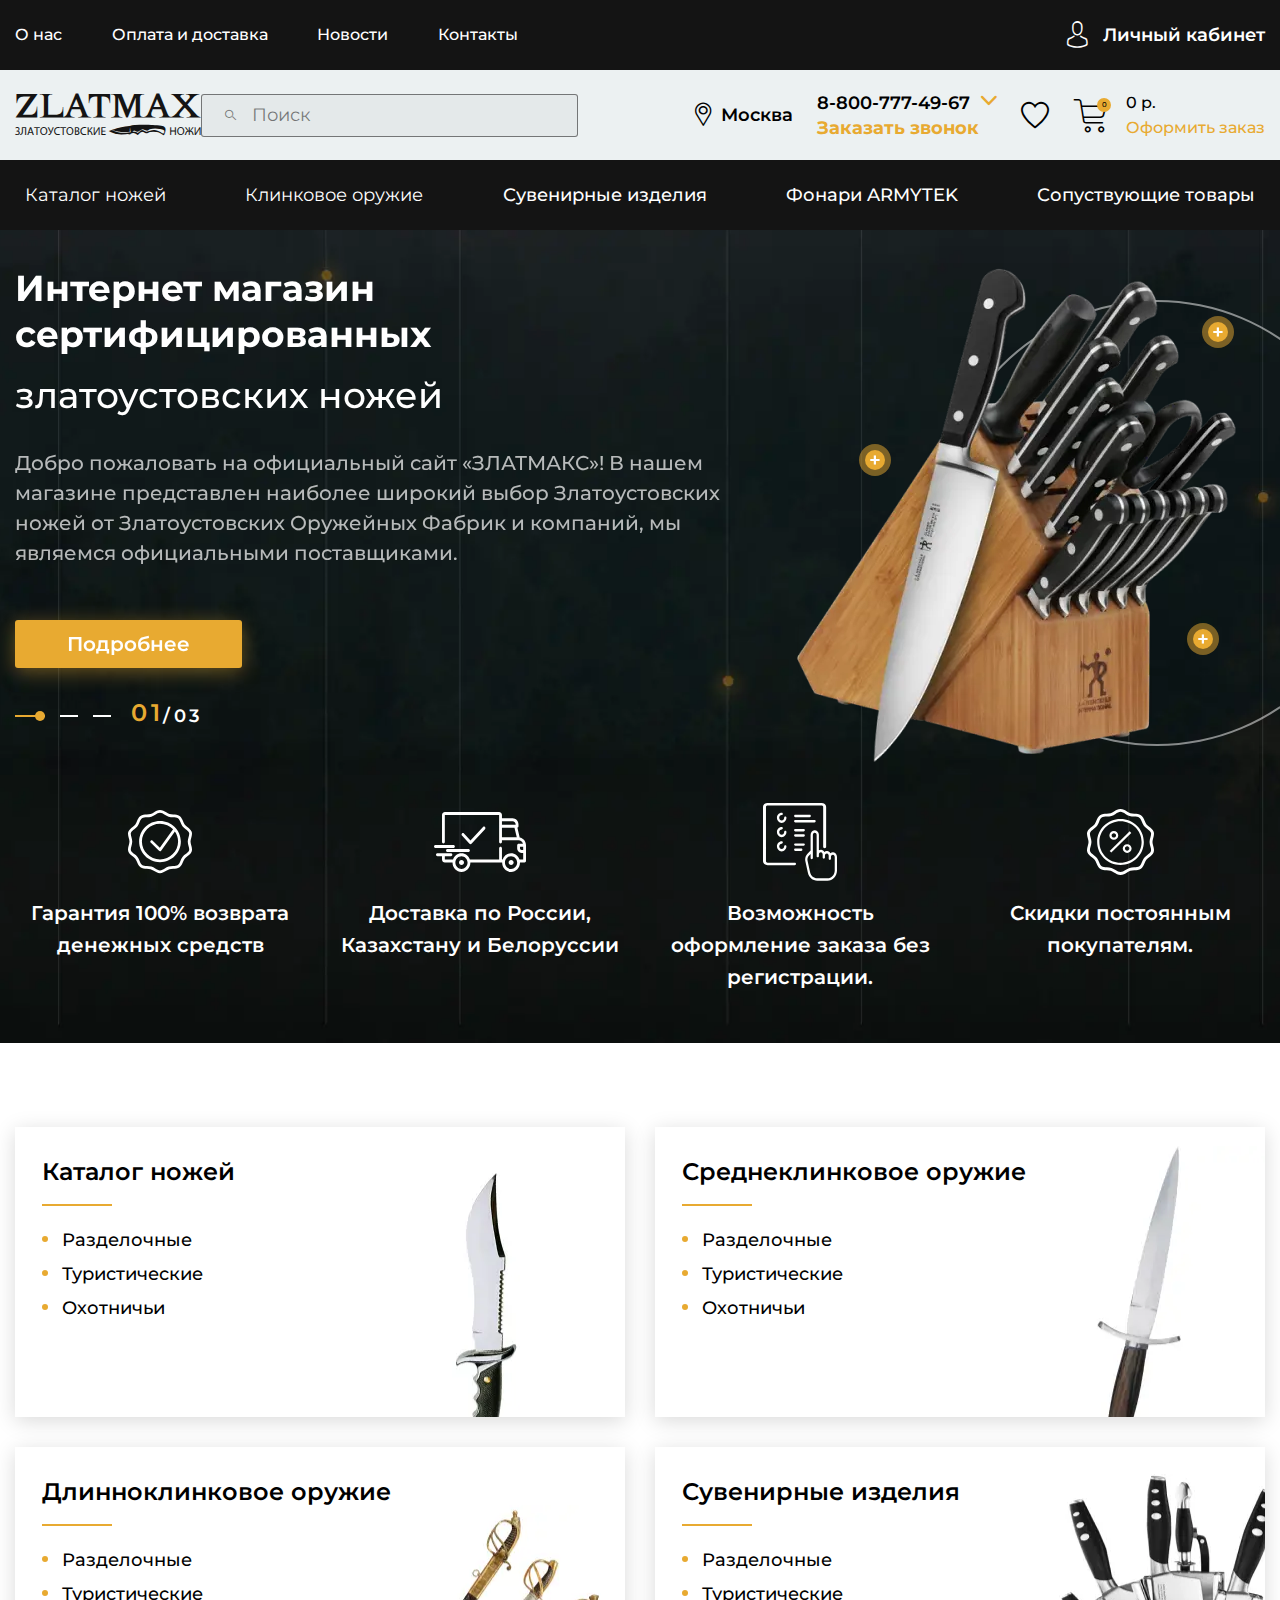
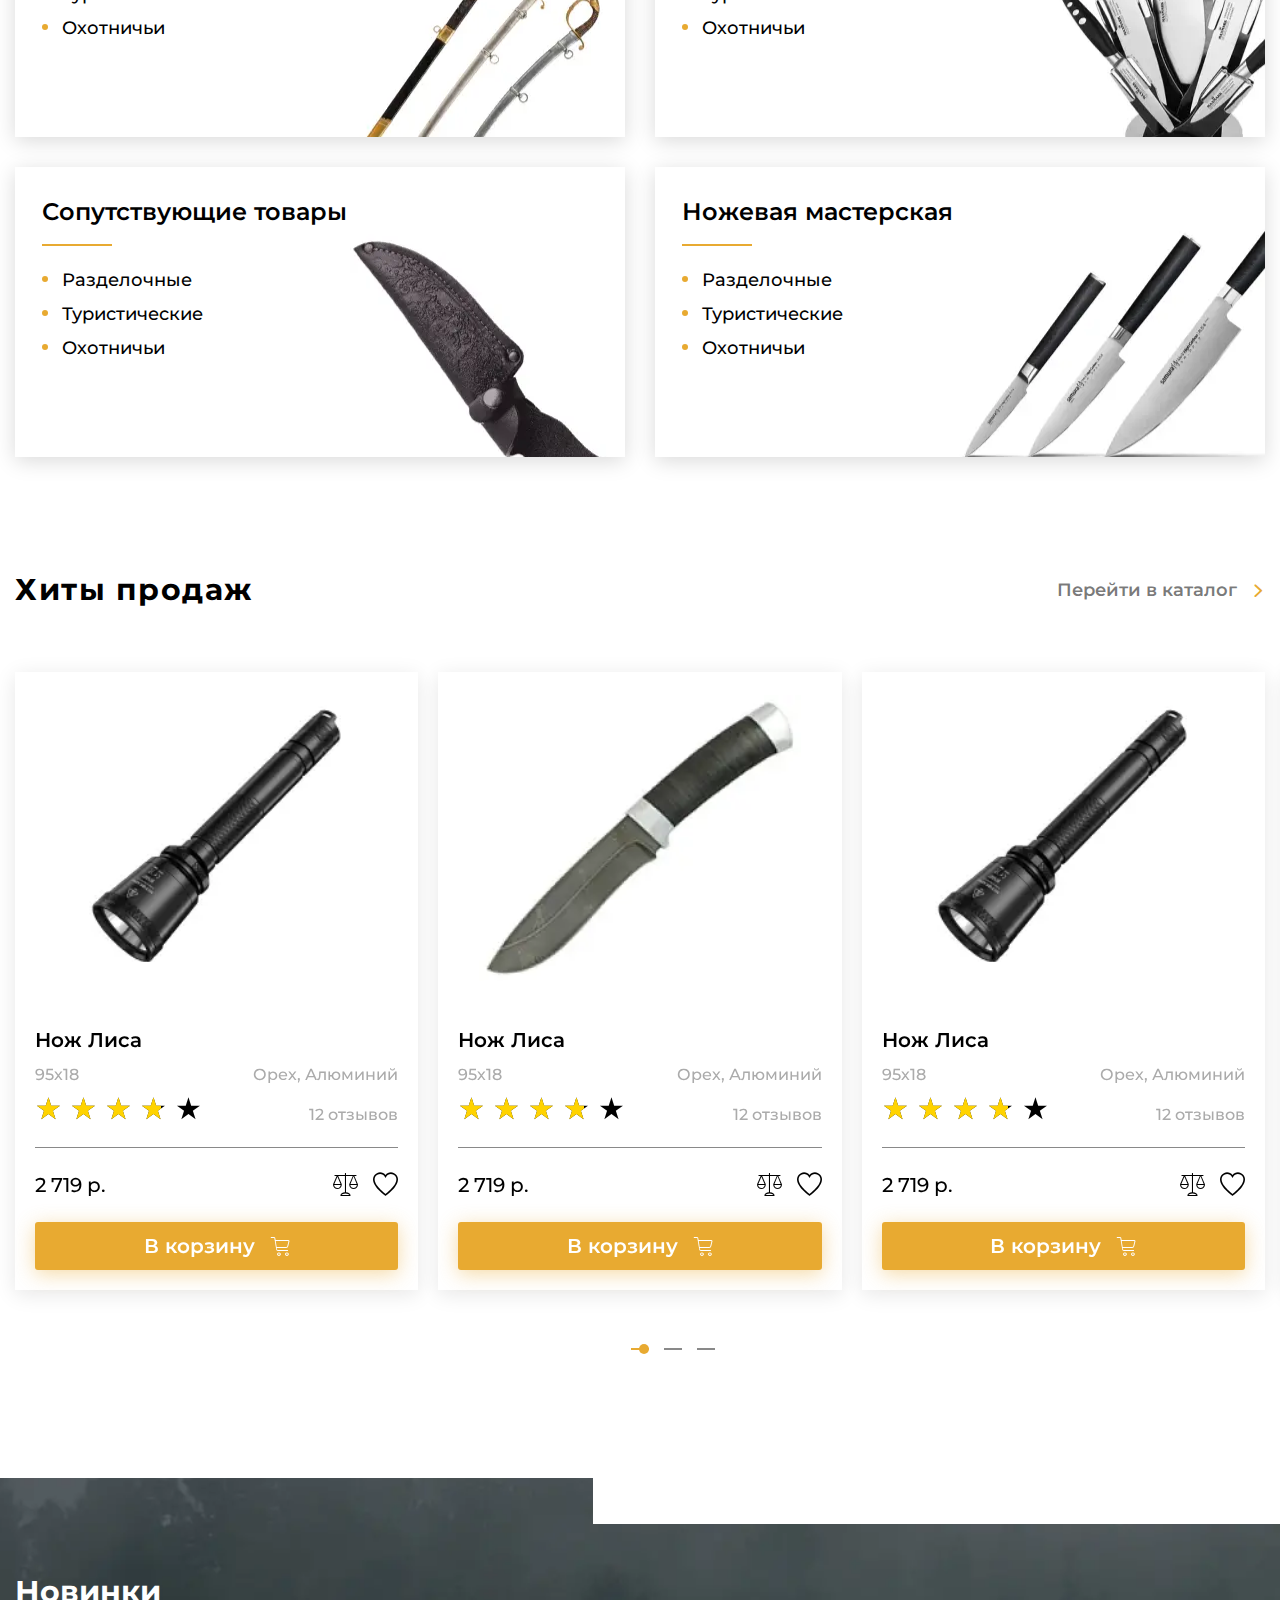
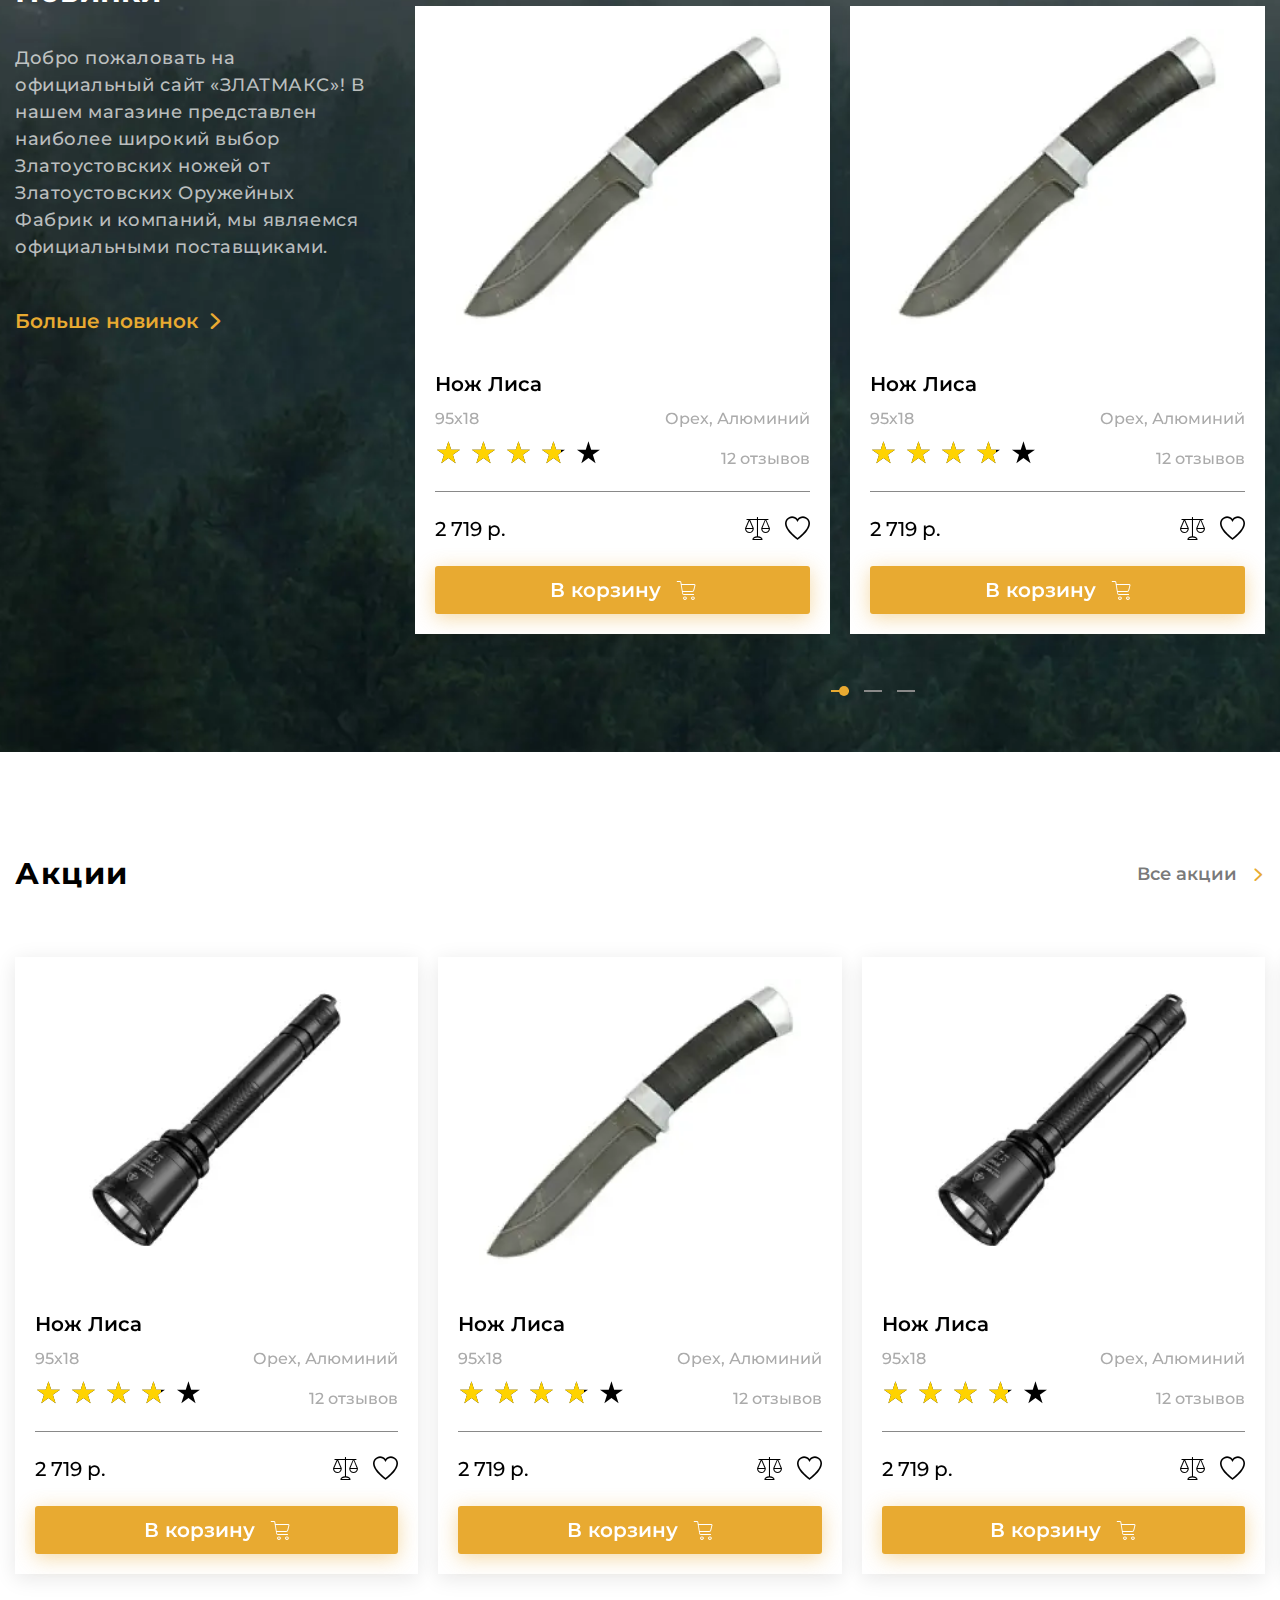
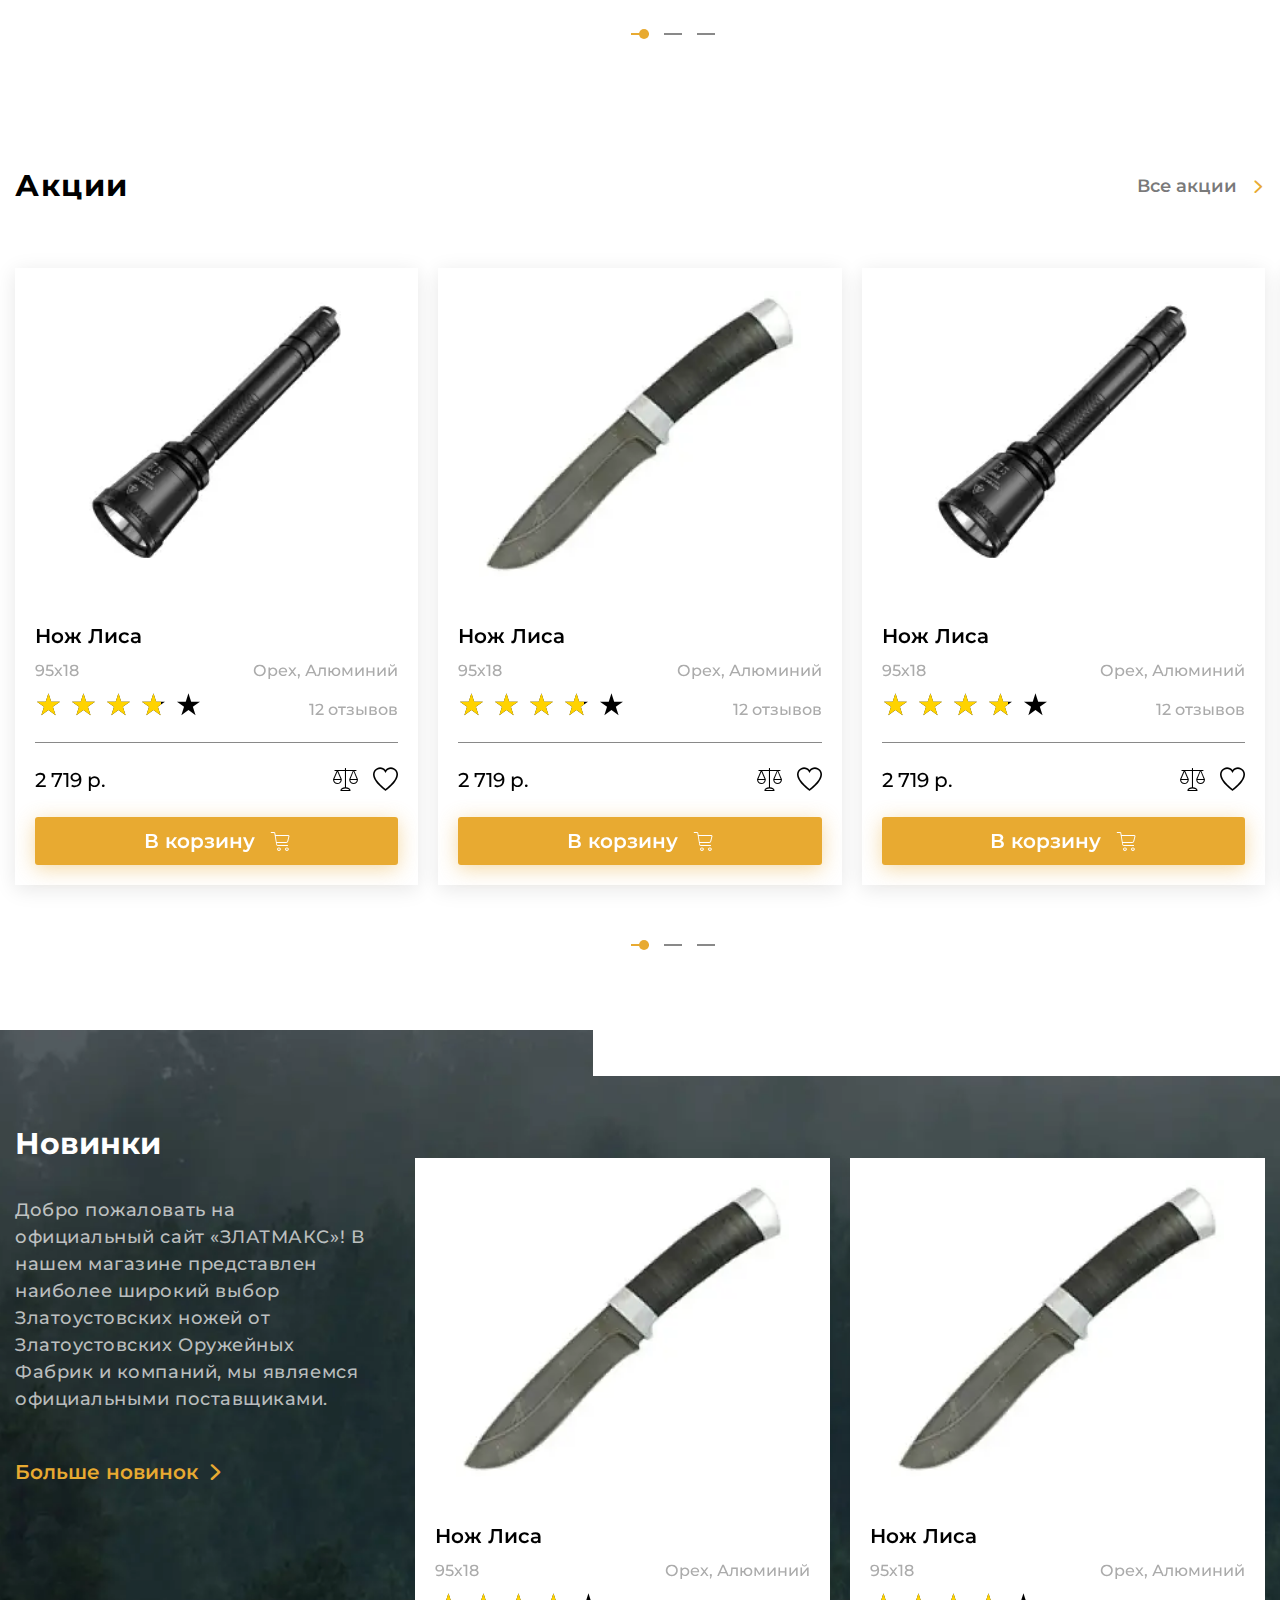
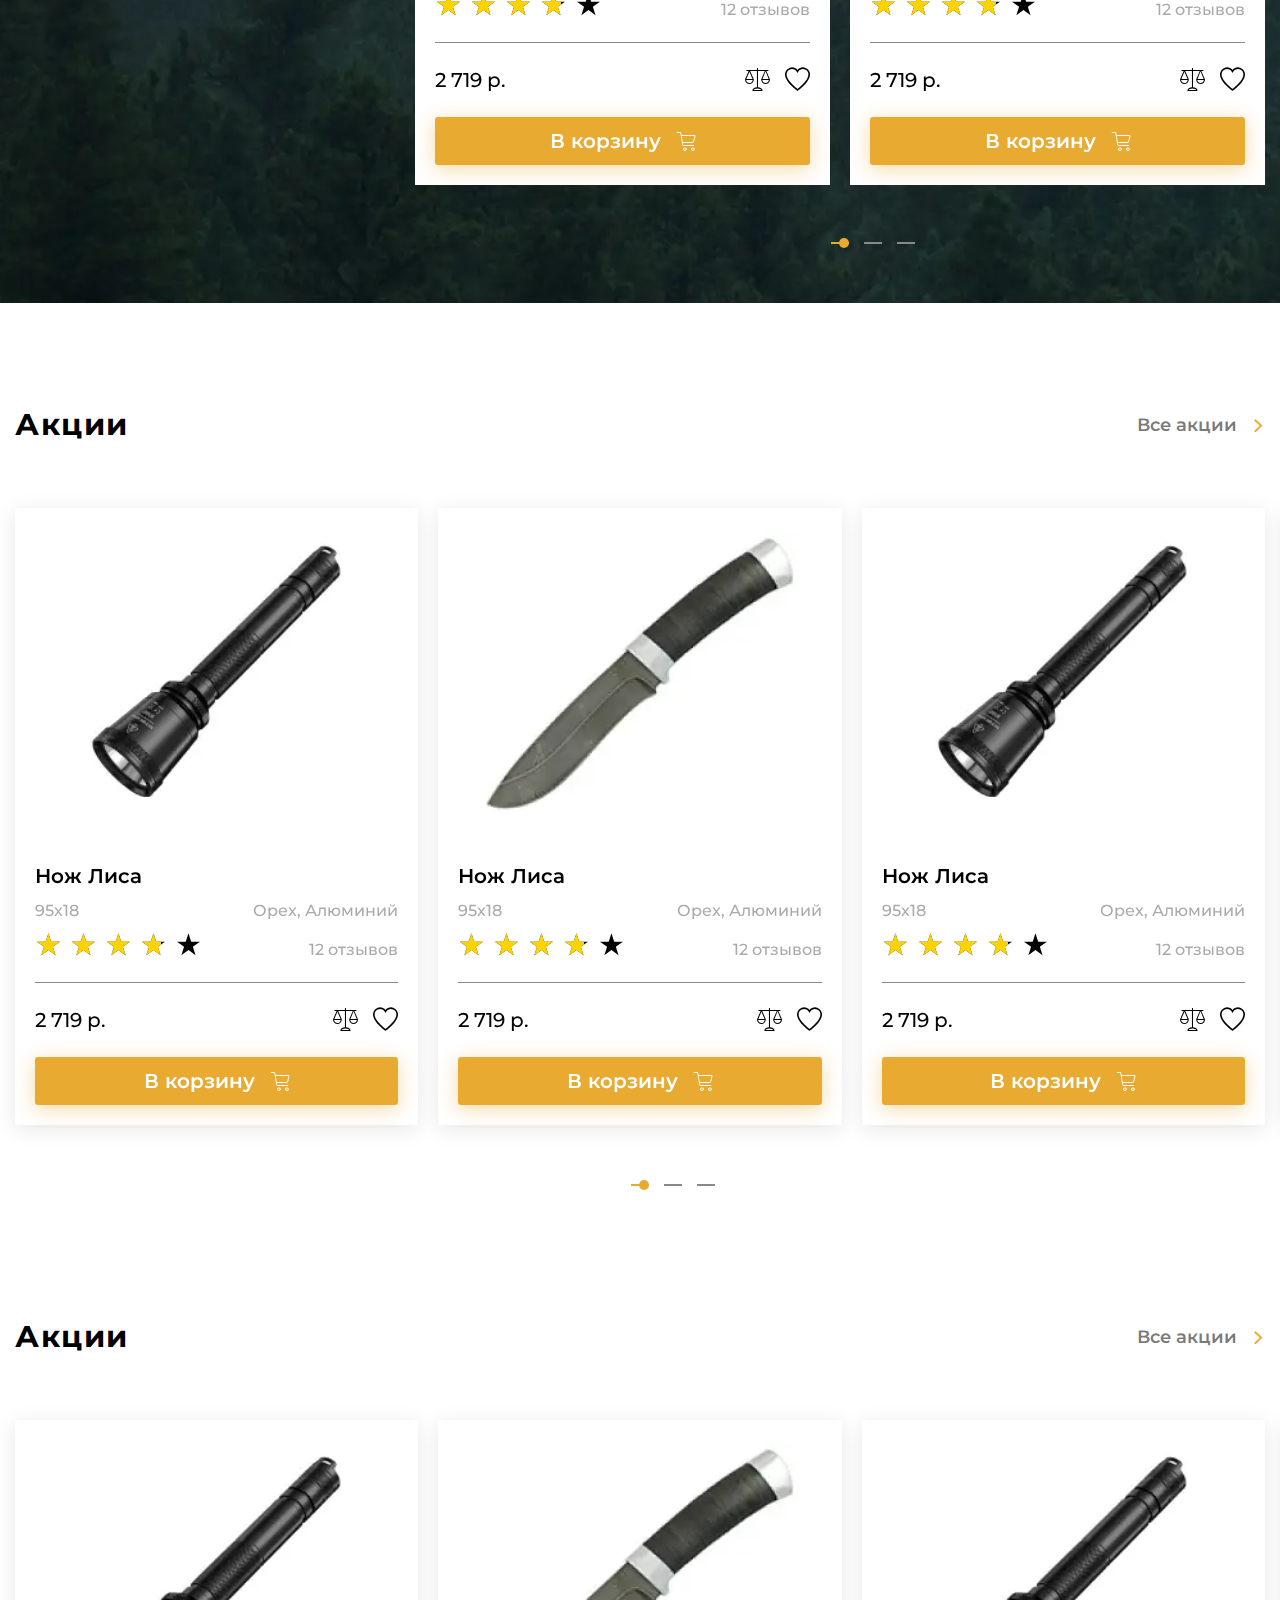
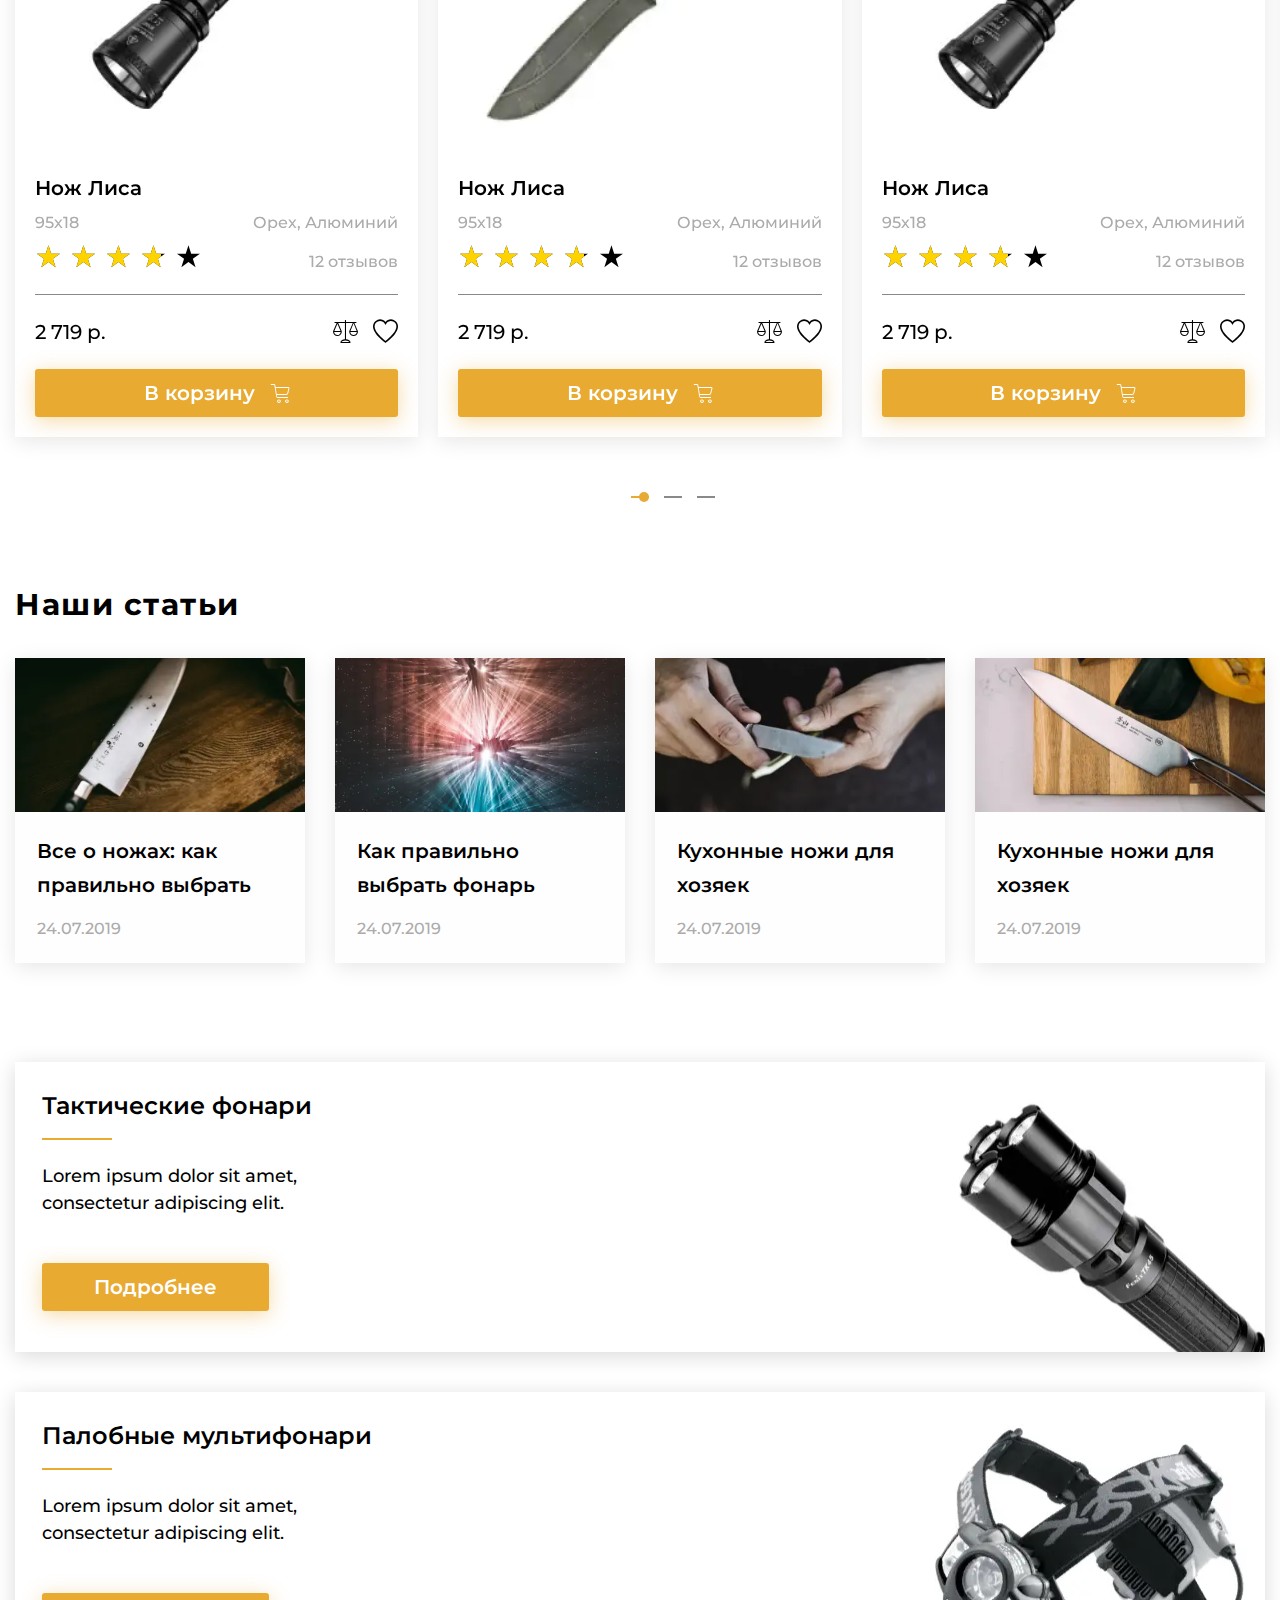
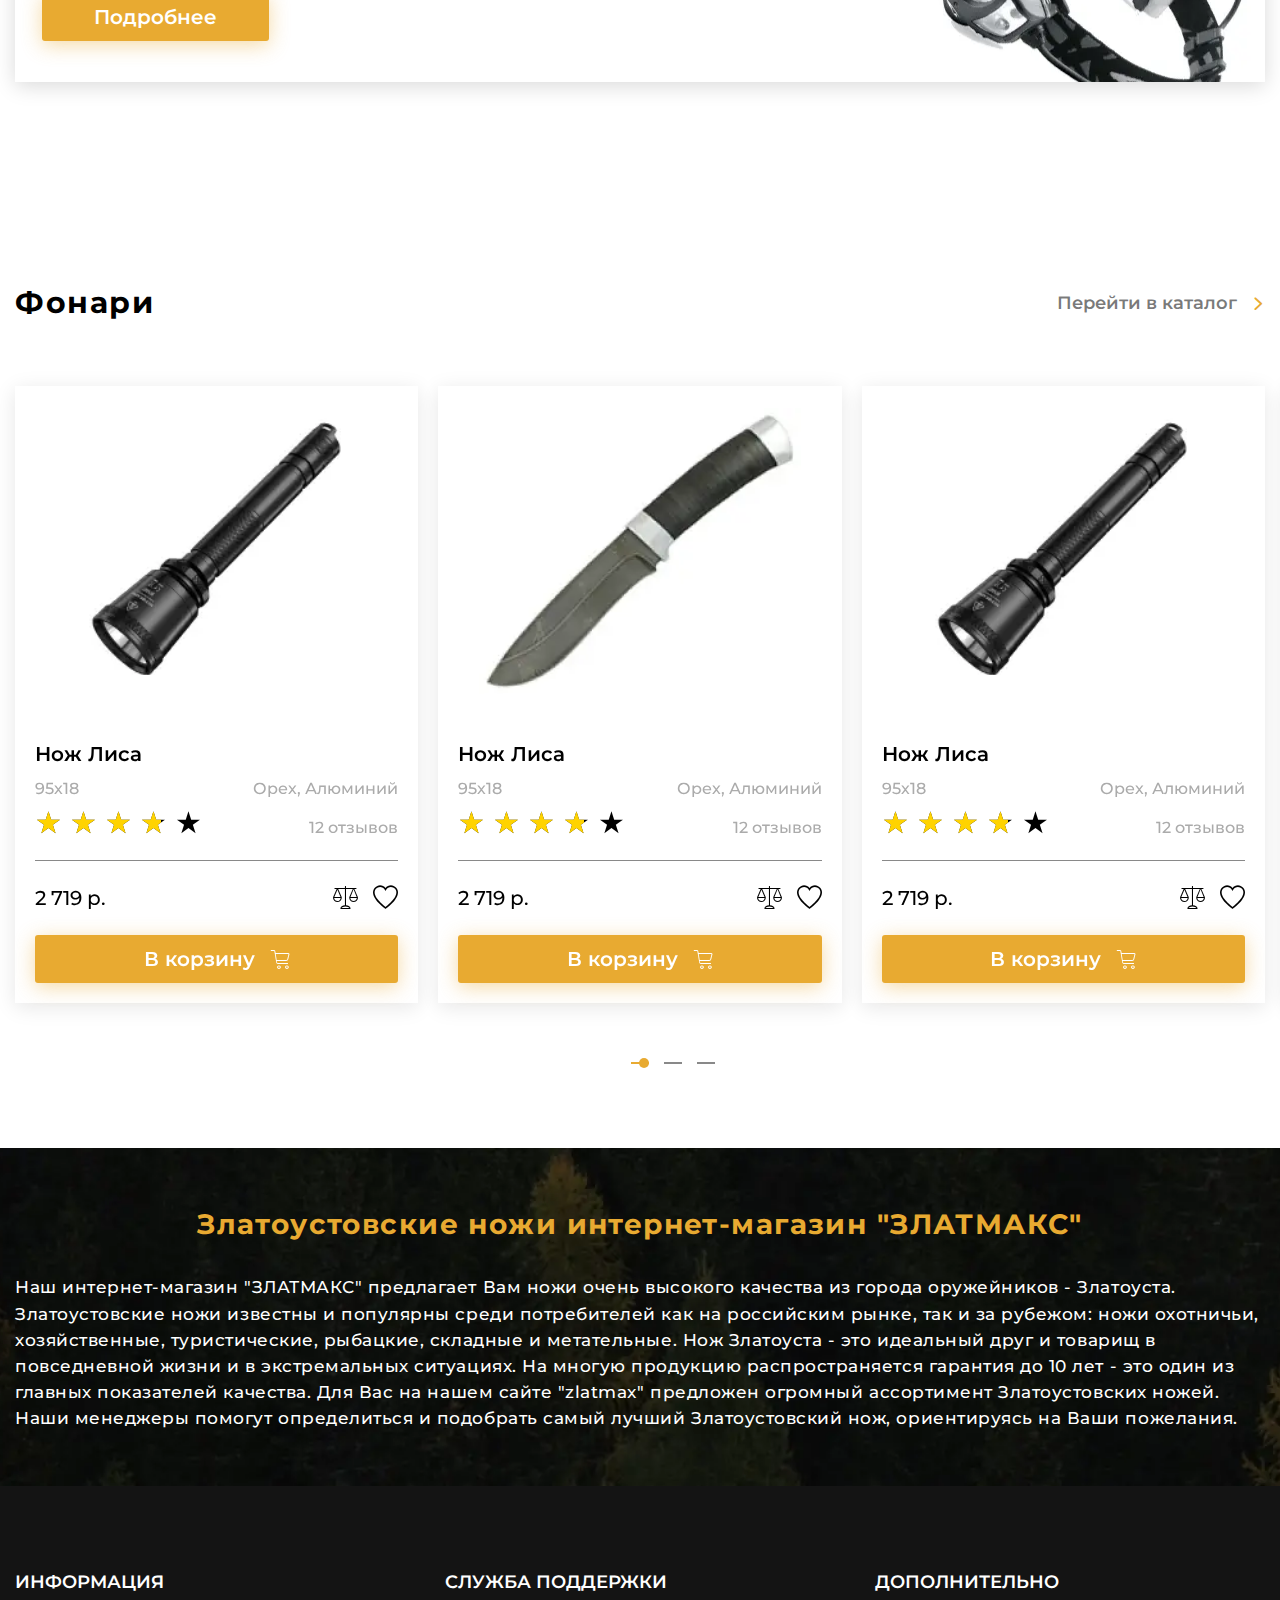
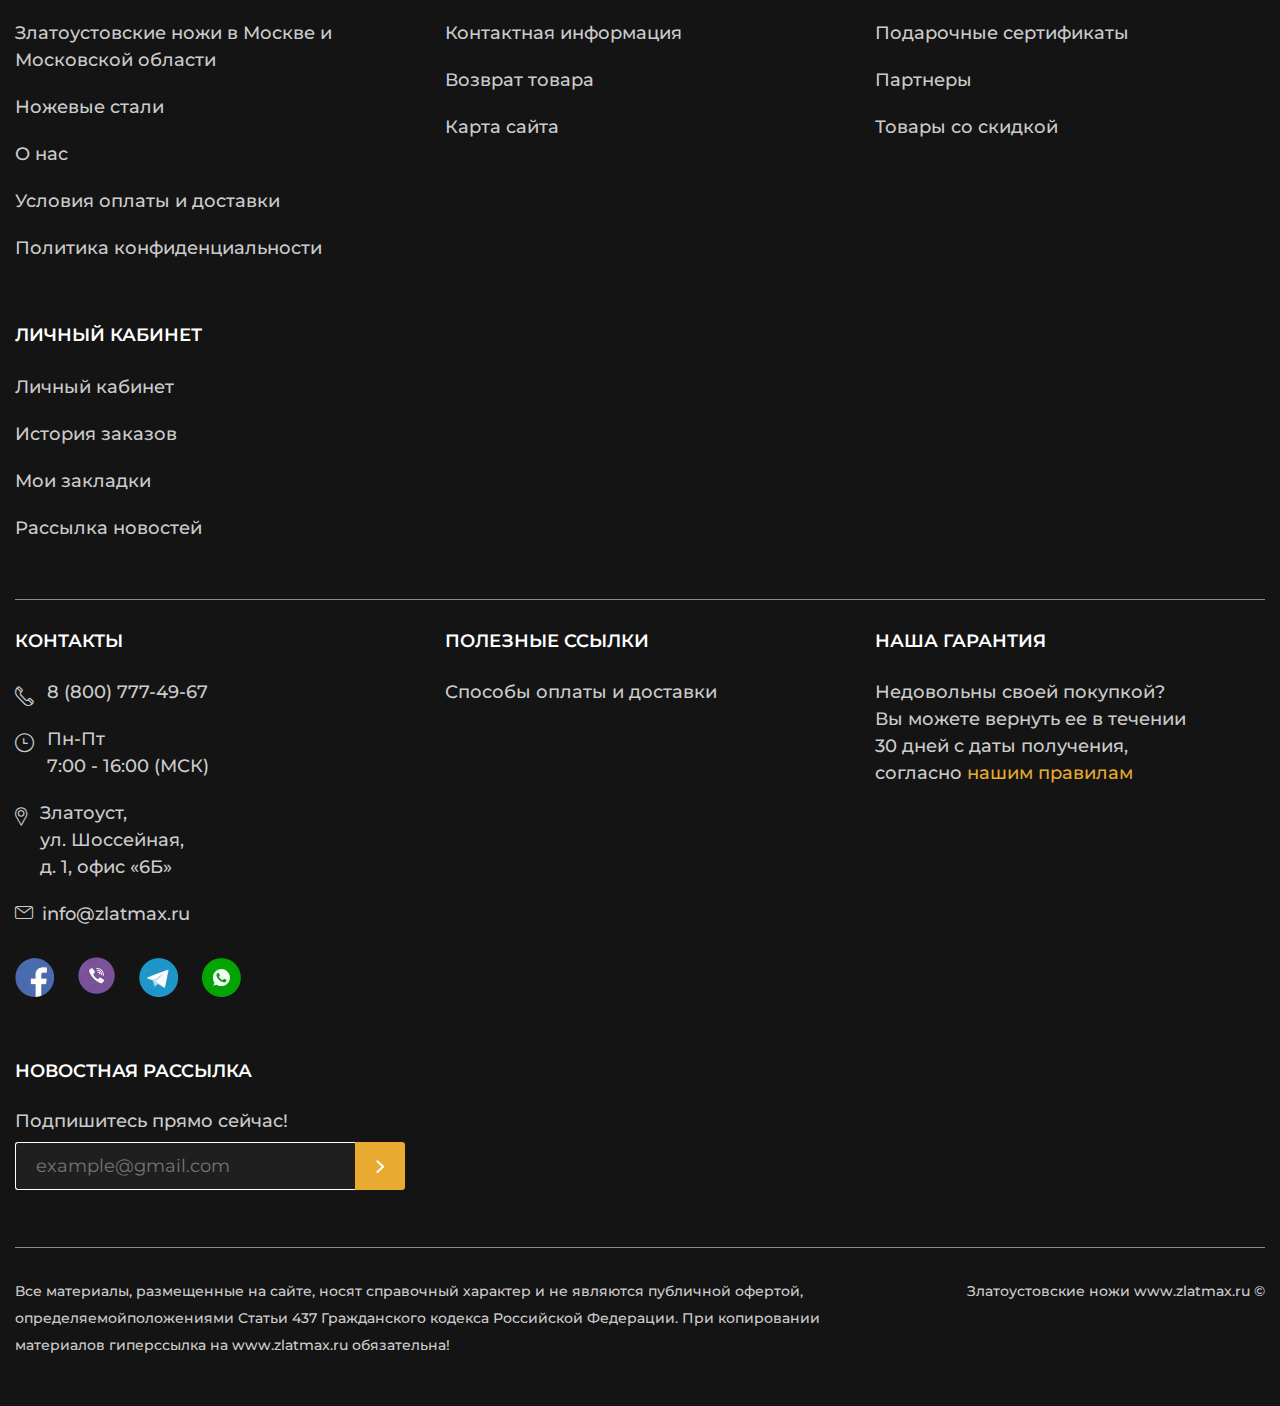
<file: home.html>
<!DOCTYPE html>
<html lang="ru">

<head>
	<title>Главная</title>
	<meta charset="UTF-8">
	<meta name="format-detection" content="telephone=no">
	<!-- <style>body{opacity: 0;}</style> -->
	<link rel="stylesheet" href="css/style.min.css?_v=20221209171052">
	<link rel="shortcut icon" href="favicon.ico">
	<!-- <meta name="robots" content="noindex, nofollow"> -->
	<meta name="viewport" content="width=device-width, initial-scale=1.0">
</head>

<body>
	<div class="wrapper">
		<header class="header">
			<div class="header__top top-header">
				<!--флекс контейнер, всё внутри - флекс элементы-->
				<div class="top-header__container">
					<nav class="top-header__menu menu-top-header">
						<ul data-da=".menu__body, 991.98" class="menu-top-header__list">
							<li class="menu-top-header__item menu-top-header__item_catalog"><a href="" class="menu-top-header__link menu-top-header__link_catalog _icon-arrow-bottom">Каталог товаров</a></li>
							<li class="menu-top-header__item"><a href="" class="menu-top-header__link">О нас</a></li>
							<li class="menu-top-header__item"><a href="" class="menu-top-header__link">Оплата и доставка</a></li>
							<li class="menu-top-header__item"><a href="" class="menu-top-header__link">Новости</a></li>
							<li class="menu-top-header__item"><a href="" class="menu-top-header__link">Контакты</a></li>
						</ul>
					</nav>
					<!--ссылка на личный кабинет, не нужно добавлять в контейнер, если элементов мало-->
					<a href="" class="top-header__user _icon-user"><span>Личный кабинет</span></a>
					<nav hidden class="menu">
						<!--штука, которая будет выпадать-->
						<!--оболочка, будущая иконка меню, поскольку по макету она справа, то есть она справа-->
						<button type="button" class="menu__icon icon-menu"><span></span></button>
						<!--будем насыпать менюшек тогда, когда нам это нужно-->
						<div class="menu__body">

						</div>
					</nav>
				</div>
			</div>
			<div class="header__body body-header">
				<div class="body-header__container">
					<a href class="body-header__logo"></a>
					<div data-da=".catalog-header__container, 479.98" class="body-header__search">
						<form action="#" class="search-header">
							<!--иконку поиска можно сделать кнопкой, чтобы было удобнее-->
							<button type="submit" class="search-header__button _icon-search"></button>
							<input autocomplete="off" type="text" name="form[]" data-error="Ошибка" placeholder="Поиск" class="search-header__input">
						</form>
					</div>
					<!--блок, содержающий локацию, телефон, избранное и тд-->
					<div class="body-header__actions actions-header">
						<a href="" class="actions-header__location _icon-location"><span>Москва</span></a>
						<div data-da=".top-header__container, 991.98, first" class="actions-header__phones phones-header">
							<div data-spollers class="phones-header__items">
								<div class="phones-header__item">
									<a href="tel:8-800-777-49-67" class="phones-header__phone"><span>8-800-777-49-67</span></a>
									<button type="button" data-spoller class="phones-header__arrow _icon-arrow-bottom"></button>
									<ul class="phones-header__list">
										<li><a href="tel:8-800-777-49-67" class="phones-header__phone">8-800-777-49-67</a></li>
										<li><a href="tel:8-800-777-49-67" class="phones-header__phone">8-800-777-49-67</a></li>
										<li><a href="tel:8-800-777-49-67" class="phones-header__phone">8-800-777-49-67</a></li>
									</ul>
								</div>
							</div>
							<button type="submit" data-popup="#callback" class="phones-header__callback">Заказать звонок</button>
						</div>
						<a data-da=".top-header__container, 991.98, 2" class="actions-header__favorite _icon-favorite"></a>
						<a data-da=".top-header__container, 991.98, 2" href="" class="actions-header__cart cart-header">
							<!--сделал весь блок ссылкой для того, чтобы при адаптиве убирать текстовку-->
							<div class="cart-header__icon _icon-cart"><span>0</span></div>
							<div class="cart-header__body">
								<div class="cart-header__summ">0 р.</div>
								<div class="cart-header__link">Оформить заказ</div>
							</div>
						</a>
					</div>
				</div>
			</div>
			<div class="header__catalog catalog-header">
				<div class="catalog-header__container">
					<nav class="catalog-header__menu menu-catalog">
						<button type="button" class="menu-catalog__back _icon-back">Назад</button>
						<!--кнопка назад в каталогах на мобилке-->
						<ul class="menu-catalog__list">
							<li class="menu-catalog__item"><button data-parent="1" class="menu-catalog__link">Каталог ножей</button></li>
							<li class="menu-catalog__item"><button data-parent="2" class="menu-catalog__link">Клинковое оружие</button></li>
							<li class="menu-catalog__item"><a href="" class="menu-catalog__link">Сувенирные изделия</a></li>
							<li class="menu-catalog__item"><a href="" class="menu-catalog__link">Фонари ARMYTEK</a></li>
							<li class="menu-catalog__item"><a href="" class="menu-catalog__link">Сопуствующие товары</a></li>
						</ul>
						<div class="menu-catalog__sub-menu sub-menu-catalog">
							<button type="button" class="sub-menu-catalog__back _icon-back">Назад</button>
							<!--кнопка назад в каталогах на мобилке-->
							<div class="sub-menu-catalog__container">
								<div hidden data-submenu="1" class="sub-menu-catalog__block">
									<!--если мы хотим видеть то количество категорий, которое мы записали в коде, то есть два вариант: 1) добавить модификатор sub-menu-catalog__block_5 и с помощью js в блоке посчитать по категориям; 2)либо написать весь код в js(кат) и проставлять эти классы автоматом-->
									<div class="sub-menu-catalog__category">
										<!--нужен, чтобы ссылки, которые являются грид элементом, не расширялись-->
										<a href="" class="sub-menu-catalog__link-category">Категория ножей</a>
									</div>
									<div class="sub-menu-catalog__category">
										<a href="" class="sub-menu-catalog__link-category">Производство ножей</a>
									</div>
									<div class="sub-menu-catalog__category">
										<a href="" class="sub-menu-catalog__link-category">Ножи по маркам стали</a>
									</div>
									<div class="sub-menu-catalog__category">
										<a href="" class="sub-menu-catalog__link-category">Заточка и полировка ножей</a>
									</div>
									<div class="sub-menu-catalog__category">
										<a href="" class="sub-menu-catalog__link-category">Ножевая мастерская</a>
									</div>
									<ul class="sub-menu-catalog__list">
										<li class="sub-menu-catalog__item"><a href="" class="sub-menu-catalog__link">Разделочные ножи</a></li>
										<li class="sub-menu-catalog__item"><a href="" class="sub-menu-catalog__link">Туристические ножи</a></li>
										<li class="sub-menu-catalog__item"><a href="" class="sub-menu-catalog__link">Ножи охотничьи</a></li>
										<li class="sub-menu-catalog__item"><a href="" class="sub-menu-catalog__link">Булатные ножи</a></li>
										<li class="sub-menu-catalog__item"><a href="" class="sub-menu-catalog__link">Ножи из дамаска</a></li>
										<li class="sub-menu-catalog__item"><a href="" class="sub-menu-catalog__link">Тактического назначения</a></li>
										<li class="sub-menu-catalog__item"><a href="" class="sub-menu-catalog__link">Метательные ножи</a></li>
										<li class="sub-menu-catalog__item"><a href="" class="sub-menu-catalog__link">Мачете и кукри</a></li>
										<li class="sub-menu-catalog__item"><a href="" class="sub-menu-catalog__link">Ножи кухонные</a></li>
									</ul>
									<ul class="sub-menu-catalog__list">
										<li class="sub-menu-catalog__item"><a href="" class="sub-menu-catalog__link">Ножи АИР</a></li>
										<li class="sub-menu-catalog__item"><a href="" class="sub-menu-catalog__link">Ножи ЗИК</a></li>
										<li class="sub-menu-catalog__item"><a href="" class="sub-menu-catalog__link">Ножи ЗЗОСС</a></li>
										<li class="sub-menu-catalog__item"><a href="" class="sub-menu-catalog__link">Ножи РОСоружие</a></li>
										<li class="sub-menu-catalog__item"><a href="" class="sub-menu-catalog__link">Ножи Оружейник</a></li>
										<li class="sub-menu-catalog__item"><a href="" class="sub-menu-catalog__link">Булат Сергея Баранова</a></li>
										<li class="sub-menu-catalog__item"><a href="" class="sub-menu-catalog__link">Булат Андрея Умерова</a></li>
										<li class="sub-menu-catalog__item"><a href="" class="sub-menu-catalog__link">Ножи Златко</a></li>
										<li class="sub-menu-catalog__item"><a href="" class="sub-menu-catalog__link">Ножи Стиль-М</a></li>
										<li class="sub-menu-catalog__item"><a href="" class="sub-menu-catalog__link">Оружейная компания</a></li>
									</ul>
									<ul class="sub-menu-catalog__list">
										<li class="sub-menu-catalog__item"><a href="" class="sub-menu-catalog__link">Ножи по маркам стали</a></li>
										<li class="sub-menu-catalog__item"><a href="" class="sub-menu-catalog__link">Ножи из стали 95х18</a></li>
										<li class="sub-menu-catalog__item"><a href="" class="sub-menu-catalog__link">Ножи из стали 100х13м</a></li>
										<li class="sub-menu-catalog__item"><a href="" class="sub-menu-catalog__link">Ножи из стали 110х18м-ШД</a></li>
										<li class="sub-menu-catalog__item"><a href="" class="sub-menu-catalog__link">Ножи из стали ЭИ-107 ТЦ</a></li>
										<li class="sub-menu-catalog__item"><a href="" class="sub-menu-catalog__link">Ножи из стали 50х14МФ</a></li>
										<li class="sub-menu-catalog__item"><a href="" class="sub-menu-catalog__link">Ножи из стали AUS-8</a></li>
										<li class="sub-menu-catalog__item"><a href="" class="sub-menu-catalog__link">Ножи из стали К340</a></li>
										<li class="sub-menu-catalog__item"><a href="" class="sub-menu-catalog__link">Ножи из стали M390</a></li>
										<li class="sub-menu-catalog__item"><a href="" class="sub-menu-catalog__link">Ножи из стали ЭП-766</a></li>
									</ul>
									<ul class="sub-menu-catalog__list">
										<li class="sub-menu-catalog__item"><a href="" class="sub-menu-catalog__link">Паста ГОИ</a></li>
										<li class="sub-menu-catalog__item"><a href="" class="sub-menu-catalog__link">Алмазная паста</a></li>
										<li class="sub-menu-catalog__item"><a href="" class="sub-menu-catalog__link">Алмазная паста</a></li>
										<li class="sub-menu-catalog__item"><a href="" class="sub-menu-catalog__link">Заточные системы</a></li>
									</ul>
									<ul class="sub-menu-catalog__list">
										<li class="sub-menu-catalog__item"><a href="" class="sub-menu-catalog__link">Ножевые клинки</a></li>
										<li class="sub-menu-catalog__item"><a href="" class="sub-menu-catalog__link">Заготовки для ножей</a></li>
										<li class="sub-menu-catalog__item"><a href="" class="sub-menu-catalog__link">Литье для ножей</a></li>
										<li class="sub-menu-catalog__item"><a href="" class="sub-menu-catalog__link">Материалы для рукоятей</a></li>
										<li class="sub-menu-catalog__item"><a href="" class="sub-menu-catalog__link">Уход за рукоятиями ножей</a></li>
									</ul>
									<div class="sub-menu-catalog__footer">
										<a href="" class="sub-menu-catalog__all">Смотреть всё</a>
									</div>
									<div class="sub-menu-catalog__footer">
										<a href="" class="sub-menu-catalog__all">Смотреть всё</a>
									</div>
									<div class="sub-menu-catalog__footer">
										<a href="" class="sub-menu-catalog__all">Смотреть всё</a>
									</div>
									<div class="sub-menu-catalog__footer">
										<a href="" class="sub-menu-catalog__all">Смотреть всё</a>
									</div>
									<div class="sub-menu-catalog__footer">
										<a href="" class="sub-menu-catalog__all">Смотреть всё</a>
									</div>
								</div>
								<div hidden data-submenu="2" class="sub-menu-catalog__block">
									<div class="sub-menu-catalog__category">
										<a href="" class="sub-menu-catalog__link-category">Категория ножей</a>
									</div>
									<div class="sub-menu-catalog__category">
										<a href="" class="sub-menu-catalog__link-category">Категория ножей</a>
									</div>
									<ul class="sub-menu-catalog__list">
										<li class="sub-menu-catalog__item"><a href="" class="sub-menu-catalog__link">Разделочные ножи</a></li>
										<li class="sub-menu-catalog__item"><a href="" class="sub-menu-catalog__link">Туристические ножи</a></li>
										<li class="sub-menu-catalog__item"><a href="" class="sub-menu-catalog__link">Ножи охотничьи</a></li>
										<li class="sub-menu-catalog__item"><a href="" class="sub-menu-catalog__link">Булатные ножи</a></li>
										<li class="sub-menu-catalog__item"><a href="" class="sub-menu-catalog__link">Ножи из дамаска</a></li>
										<li class="sub-menu-catalog__item"><a href="" class="sub-menu-catalog__link">Тактического назначения</a></li>
										<li class="sub-menu-catalog__item"><a href="" class="sub-menu-catalog__link">Метательные ножи</a></li>
										<li class="sub-menu-catalog__item"><a href="" class="sub-menu-catalog__link">Мачете и кукри</a></li>
										<li class="sub-menu-catalog__item"><a href="" class="sub-menu-catalog__link">Ножи кухонные</a></li>
									</ul>
									<ul class="sub-menu-catalog__list">
										<li class="sub-menu-catalog__item"><a href="" class="sub-menu-catalog__link">Разделочные ножи</a></li>
										<li class="sub-menu-catalog__item"><a href="" class="sub-menu-catalog__link">Туристические ножи</a></li>
										<li class="sub-menu-catalog__item"><a href="" class="sub-menu-catalog__link">Ножи охотничьи</a></li>
										<li class="sub-menu-catalog__item"><a href="" class="sub-menu-catalog__link">Булатные ножи</a></li>
										<li class="sub-menu-catalog__item"><a href="" class="sub-menu-catalog__link">Ножи из дамаска</a></li>
										<li class="sub-menu-catalog__item"><a href="" class="sub-menu-catalog__link">Тактического назначения</a></li>
										<li class="sub-menu-catalog__item"><a href="" class="sub-menu-catalog__link">Метательные ножи</a></li>
										<li class="sub-menu-catalog__item"><a href="" class="sub-menu-catalog__link">Мачете и кукри</a></li>
										<li class="sub-menu-catalog__item"><a href="" class="sub-menu-catalog__link">Ножи кухонные</a></li>
									</ul>
									<div class="sub-menu-catalog__footer">
										<a href="" class="sub-menu-catalog__all">Смотреть всё</a>
									</div>
									<div class="sub-menu-catalog__footer">
										<a href="" class="sub-menu-catalog__all">Смотреть всё</a>
									</div>
								</div>
							</div>
						</div>
					</nav>
				</div>
			</div>
		</header>
		<main class="page page_home">
			<section class="page__main-block main-block">
				<div class="main-block__container">
					<div class="main-block__body">
						<div class="main-block__slider">
							<!--вызываем сниппет свайпер-->
							<div class="main-block__swiper">
								<div class="main-block__slide slide-main-block">
									<div class="slide-main-block__content">
										<h2 data-swiper-parallax="-100" class="slide-main-block__title">Интернет магазин
											сертифицированных </h2>
										<div data-swiper-parallax="-150" class="slide-main-block__sub-title">
											златоустовских ножей</div>
										<div data-swiper-parallax="-200" class="slide-main-block__text">Добро пожаловать
											на официальный сайт «ЗЛАТМАКС»! В нашем магазине представлен наиболее
											широкий выбор Златоустовских ножей от Златоустовских Оружейных Фабрик и
											компаний, мы являемся официальными поставщиками.</div>
									</div>
									<a href="" class="slide-main-block__button button">Подробнее</a>
								</div>
								<div class="main-block__slide slide-main-block">
									<div class="slide-main-block__content">
										<h2 data-swiper-parallax="-100" class="slide-main-block__title">Интернет магазин
											сертифицированных </h2>
										<div data-swiper-parallax="-150" class="slide-main-block__sub-title">
											златоустовских ножей</div>
										<div data-swiper-parallax="-200" class="slide-main-block__text">Добро пожаловать
											на официальный сайт «ЗЛАТМАКС»! В нашем магазине представлен наиболее
											широкий выбор Златоустовских ножей от Златоустовских Оружейных Фабрик и
											компаний, мы являемся официальными поставщиками.</div>
									</div>
									<a href="" class="slide-main-block__button button">Подробнее</a>
								</div>
								<div class="main-block__slide slide-main-block">
									<div class="slide-main-block__content">
										<h2 data-swiper-parallax="-100" class="slide-main-block__title">Интернет магазин
											сертифицированных </h2>
										<div data-swiper-parallax="-150" class="slide-main-block__sub-title">
											златоустовских ножей</div>
										<div data-swiper-parallax="-200" class="slide-main-block__text">Добро пожаловать
											на официальный сайт «ЗЛАТМАКС»! В нашем магазине представлен наиболее
											широкий выбор Златоустовских ножей от Златоустовских Оружейных Фабрик и
											компаний, мы являемся официальными поставщиками.</div>
									</div>
									<a href="" class="slide-main-block__button button">Подробнее</a>
								</div>
							</div>
							<div class="main-block__controll controll-main-block">
								<div class="controll-main-block__dotts"></div>
								<div class="controll-main-block__fraction fraction-controll">
									<span class="fraction-controll__current">01</span> / <span class="fraction-controll__all">0</span>
								</div>
							</div>
						</div>
						<div class="main-block__media media-main-block">
							<div class="media-main-block__body">
								<div class="media-main-block__image">
									<picture><source srcset="img/mainpage/main-block/image.webp" type="image/webp"><img src="img/mainpage/main-block/image.png?_v=1670595052093" alt=""></picture>
								</div>
								<div class="media-main-block__tips">
									<!--тултипы-->
									<button data-tippy-content="Подсказка" class="media-main-block__tip media-main-block__tip_1"><span>+</span></и>
										<button data-tippy-content="Подсказка" class="media-main-block__tip media-main-block__tip_2"><span>+</span></и>
											<button data-tippy-content="Подсказка" class="media-main-block__tip media-main-block__tip_3"><span>+</span></и>
								</div>
							</div>
						</div>
					</div>
					<div class="main-block__advantages advantages-main">
						<div class="advantages-main__item">
							<div class="advantages-main__icon">
								<img src="img/mainpage/main-block/icons/01.svg?_v=1670595052093" alt="">
							</div>
							<div class="advantages-main__text">Гарантия 100% возврата денежных средств</div>
						</div>
						<div class="advantages-main__item">
							<div class="advantages-main__icon">
								<img src="img/mainpage/main-block/icons/02.svg?_v=1670595052093" alt="">
							</div>
							<div class="advantages-main__text">Доставка по России, Казахстану и Белоруссии</div>
						</div>
						<div class="advantages-main__item">
							<div class="advantages-main__icon">
								<img src="img/mainpage/main-block/icons/03.svg?_v=1670595052093" alt="">
							</div>
							<div class="advantages-main__text">Возможность оформление заказа без регистрации.</div>
						</div>
						<div class="advantages-main__item">
							<div class="advantages-main__icon">
								<img src="img/mainpage/main-block/icons/04.svg?_v=1670595052093" alt="">
							</div>
							<div class="advantages-main__text">Скидки постоянным покупателям.</div>
						</div>
					</div>
				</div>
			</section>
			<section class="page__catalog-cards catalog-cards">
				<div class="catalog-cards__container">
					<div class="catalog-cards__item item-catalog-cards">
						<div class="item-catalog-cards__body">
							<h3 class="item-catalog-cards__title"><a href="" class="item-catalog-cards__link-title">Каталог ножей</a></h3>
							<ul class="item-catalog-cards__list">
								<li class="item-catalog-cards__item"><a href="" class="item-catalog-cards__link">Разделочные</a></li>
								<li class="item-catalog-cards__item"><a href="" class="item-catalog-cards__link">Туристические</a></li>
								<li class="item-catalog-cards__item"><a href="" class="item-catalog-cards__link">Охотничьи</a></li>
							</ul>
						</div>
						<div class="item-catalog-cards__image">
							<picture><source srcset="img/mainpage/catalog-cards/01.webp" type="image/webp"><img src="img/mainpage/catalog-cards/01.jpg?_v=1670595052093" alt="Картинка"></picture>
						</div>
					</div>
					<div class="catalog-cards__item item-catalog-cards">
						<div class="item-catalog-cards__body">
							<h3 class="item-catalog-cards__title"><a href="" class="item-catalog-cards__link-title">Среднеклинковое оружие</a></h3>
							<ul class="item-catalog-cards__list">
								<li class="item-catalog-cards__item"><a href="" class="item-catalog-cards__link">Разделочные</a></li>
								<li class="item-catalog-cards__item"><a href="" class="item-catalog-cards__link">Туристические</a></li>
								<li class="item-catalog-cards__item"><a href="" class="item-catalog-cards__link">Охотничьи</a></li>
							</ul>
						</div>
						<div class="item-catalog-cards__image">
							<picture><source srcset="img/mainpage/catalog-cards/02.webp" type="image/webp"><img src="img/mainpage/catalog-cards/02.jpg?_v=1670595052093" alt="Картинка"></picture>
						</div>
					</div>
					<div class="catalog-cards__item item-catalog-cards">
						<div class="item-catalog-cards__body">
							<h3 class="item-catalog-cards__title"><a href="" class="item-catalog-cards__link-title">Длинноклинковое оружие</a></h3>
							<ul class="item-catalog-cards__list">
								<li class="item-catalog-cards__item"><a href="" class="item-catalog-cards__link">Разделочные</a></li>
								<li class="item-catalog-cards__item"><a href="" class="item-catalog-cards__link">Туристические</a></li>
								<li class="item-catalog-cards__item"><a href="" class="item-catalog-cards__link">Охотничьи</a></li>
							</ul>
						</div>
						<div class="item-catalog-cards__image">
							<picture><source srcset="img/mainpage/catalog-cards/03.webp" type="image/webp"><img src="img/mainpage/catalog-cards/03.jpg?_v=1670595052093" alt="Картинка"></picture>
						</div>
					</div>
					<div class="catalog-cards__item item-catalog-cards">
						<div class="item-catalog-cards__body">
							<h3 class="item-catalog-cards__title"><a href="" class="item-catalog-cards__link-title">Сувенирные изделия</a></h3>
							<ul class="item-catalog-cards__list">
								<li class="item-catalog-cards__item"><a href="" class="item-catalog-cards__link">Разделочные</a></li>
								<li class="item-catalog-cards__item"><a href="" class="item-catalog-cards__link">Туристические</a></li>
								<li class="item-catalog-cards__item"><a href="" class="item-catalog-cards__link">Охотничьи</a></li>
							</ul>
						</div>
						<div class="item-catalog-cards__image">
							<picture><source srcset="img/mainpage/catalog-cards/04.webp" type="image/webp"><img src="img/mainpage/catalog-cards/04.jpg?_v=1670595052093" alt="Картинка"></picture>
						</div>
					</div>
					<div class="catalog-cards__item item-catalog-cards">
						<div class="item-catalog-cards__body">
							<h3 class="item-catalog-cards__title"><a href="" class="item-catalog-cards__link-title">Сопутствующие товары</a></h3>
							<ul class="item-catalog-cards__list">
								<li class="item-catalog-cards__item"><a href="" class="item-catalog-cards__link">Разделочные</a></li>
								<li class="item-catalog-cards__item"><a href="" class="item-catalog-cards__link">Туристические</a></li>
								<li class="item-catalog-cards__item"><a href="" class="item-catalog-cards__link">Охотничьи</a></li>
							</ul>
						</div>
						<div class="item-catalog-cards__image">
							<picture><source srcset="img/mainpage/catalog-cards/05.webp" type="image/webp"><img src="img/mainpage/catalog-cards/05.jpg?_v=1670595052093" alt="Картинка"></picture>
						</div>
					</div>
					<div class="catalog-cards__item item-catalog-cards">
						<div class="item-catalog-cards__body">
							<h3 class="item-catalog-cards__title"><a href="" class="item-catalog-cards__link-title">Ножевая мастерская</a></h3>
							<ul class="item-catalog-cards__list">
								<li class="item-catalog-cards__item"><a href="" class="item-catalog-cards__link">Разделочные</a></li>
								<li class="item-catalog-cards__item"><a href="" class="item-catalog-cards__link">Туристические</a></li>
								<li class="item-catalog-cards__item"><a href="" class="item-catalog-cards__link">Охотничьи</a></li>
							</ul>
						</div>
						<div class="item-catalog-cards__image">
							<picture><source srcset="img/mainpage/catalog-cards/06.webp" type="image/webp"><img src="img/mainpage/catalog-cards/06.jpg?_v=1670595052093" alt="Картинка"></picture>
						</div>
					</div>
				</div>
			</section>
			<section class="page__hits-products hits-products">
				<section class="products-slider">
					<div class="products-slider__container">
						<div class="products-slider__header">
							<h2 class="products-slider__title">Хиты продаж</h2>
							<a href="" class="products-slider__more">Перейти в каталог</a>
						</div>
						<div class="products-slider__slider">
							<div class="products-slider__swiper">
								<div class="products-slider__slide">
									<article class="product-card">
										<a href="" class="product-card__image">
											<span class="product-card__item-image-ibg product-card__item-image-ibg_contain">
												<picture><source srcset="img/product-card/image-02.webp" type="image/webp"><img src="img/product-card/image-02.jpg?_v=1670595052093" alt=""></picture>
											</span>
										</a>
										<div class="product-card__body">
											<h4 class="product-card__title">
												<div class="product-card__link-tittle">Нож Лиса</div>
											</h4>
											<div class="product-card__info info-product-card">
												<div class="info-product-card__size">95х18</div>
												<div class="info-product-card__materials">Орех, Алюминий</div>
											</div>
											<div class="product-card__rating rating rating_set">
												<div class="rating__body">
													<div class="rating__active"></div>
													<div class="rating__items">
														<input type="radio" class="rating__item" value="1" name="rating">
														<input type="radio" class="rating__item" value="2" name="rating">
														<input type="radio" class="rating__item" value="3" name="rating">
														<input type="radio" class="rating__item" value="4" name="rating">
														<input type="radio" class="rating__item" value="5" name="rating">
													</div>
												</div>
												<div class="rating__value">3.6</div>
												<div class="rating__info">12 отзывов</div>
											</div>
											<div class="product-card__footer">
												<div class="product-card__price">2 719 р.</div>
												<a href="" class="product-card__compare _icon-compare"></a>
												<a href="" class="product-card__favorite _icon-favorite"></a>
											</div>
											<button type="button" class="product-card__cart button"><span class="_icon-cart">В корзину</span></button>
										</div>
									</article>
								</div>
								<div class="products-slider__slide">
									<article class="product-card">
										<a href="" class="product-card__image">
											<span class="product-card__item-image-ibg product-card__item-image-ibg_contain">
												<picture><source srcset="img/product-card/image.webp" type="image/webp"><img src="img/product-card/image.jpg?_v=1670595052093" alt=""></picture>
											</span>
										</a>
										<div class="product-card__body">
											<h4 class="product-card__title">
												<div class="product-card__link-tittle">Нож Лиса</div>
											</h4>
											<div class="product-card__info info-product-card">
												<div class="info-product-card__size">95х18</div>
												<div class="info-product-card__materials">Орех, Алюминий</div>
											</div>
											<div class="product-card__rating rating rating_set">
												<div class="rating__body">
													<div class="rating__active"></div>
													<div class="rating__items">
														<input type="radio" class="rating__item" value="1" name="rating">
														<input type="radio" class="rating__item" value="2" name="rating">
														<input type="radio" class="rating__item" value="3" name="rating">
														<input type="radio" class="rating__item" value="4" name="rating">
														<input type="radio" class="rating__item" value="5" name="rating">
													</div>
												</div>
												<div class="rating__value">3.6</div>
												<div class="rating__info">12 отзывов</div>
											</div>
											<div class="product-card__footer">
												<div class="product-card__price">2 719 р.</div>
												<a href="" class="product-card__compare _icon-compare"></a>
												<a href="" class="product-card__favorite _icon-favorite"></a>
											</div>
											<button type="button" class="product-card__cart button"><span class="_icon-cart">В корзину</span></button>
										</div>
									</article>
								</div>
								<div class="products-slider__slide">
									<article class="product-card">
										<a href="" class="product-card__image">
											<span class="product-card__item-image-ibg product-card__item-image-ibg_contain">
												<picture><source srcset="img/product-card/image-02.webp" type="image/webp"><img src="img/product-card/image-02.jpg?_v=1670595052093" alt=""></picture>
											</span>
										</a>
										<div class="product-card__body">
											<h4 class="product-card__title">
												<div class="product-card__link-tittle">Нож Лиса</div>
											</h4>
											<div class="product-card__info info-product-card">
												<div class="info-product-card__size">95х18</div>
												<div class="info-product-card__materials">Орех, Алюминий</div>
											</div>
											<div class="product-card__rating rating rating_set">
												<div class="rating__body">
													<div class="rating__active"></div>
													<div class="rating__items">
														<input type="radio" class="rating__item" value="1" name="rating">
														<input type="radio" class="rating__item" value="2" name="rating">
														<input type="radio" class="rating__item" value="3" name="rating">
														<input type="radio" class="rating__item" value="4" name="rating">
														<input type="radio" class="rating__item" value="5" name="rating">
													</div>
												</div>
												<div class="rating__value">3.6</div>
												<div class="rating__info">12 отзывов</div>
											</div>
											<div class="product-card__footer">
												<div class="product-card__price">2 719 р.</div>
												<a href="" class="product-card__compare _icon-compare"></a>
												<a href="" class="product-card__favorite _icon-favorite"></a>
											</div>
											<button type="button" class="product-card__cart button"><span class="_icon-cart">В корзину</span></button>
										</div>
									</article>
								</div>
								<div class="products-slider__slide">
									<article class="product-card">
										<a href="" class="product-card__image">
											<span class="product-card__item-image-ibg product-card__item-image-ibg_contain">
												<picture><source srcset="img/product-card/image.webp" type="image/webp"><img src="img/product-card/image.jpg?_v=1670595052093" alt=""></picture>
											</span>
										</a>
										<div class="product-card__body">
											<h4 class="product-card__title">
												<div class="product-card__link-tittle">Нож Лиса</div>
											</h4>
											<div class="product-card__info info-product-card">
												<div class="info-product-card__size">95х18</div>
												<div class="info-product-card__materials">Орех, Алюминий</div>
											</div>
											<div class="product-card__rating rating rating_set">
												<div class="rating__body">
													<div class="rating__active"></div>
													<div class="rating__items">
														<input type="radio" class="rating__item" value="1" name="rating">
														<input type="radio" class="rating__item" value="2" name="rating">
														<input type="radio" class="rating__item" value="3" name="rating">
														<input type="radio" class="rating__item" value="4" name="rating">
														<input type="radio" class="rating__item" value="5" name="rating">
													</div>
												</div>
												<div class="rating__value">3.6</div>
												<div class="rating__info">12 отзывов</div>
											</div>
											<div class="product-card__footer">
												<div class="product-card__price">2 719 р.</div>
												<a href="" class="product-card__compare _icon-compare"></a>
												<a href="" class="product-card__favorite _icon-favorite"></a>
											</div>
											<button type="button" class="product-card__cart button"><span class="_icon-cart">В корзину</span></button>
										</div>
									</article>
								</div>
								<div class="products-slider__slide">
									<article class="product-card">
										<a href="" class="product-card__image">
											<span class="product-card__item-image-ibg product-card__item-image-ibg_contain">
												<picture><source srcset="img/product-card/image-02.webp" type="image/webp"><img src="img/product-card/image-02.jpg?_v=1670595052093" alt=""></picture>
											</span>
										</a>
										<div class="product-card__body">
											<h4 class="product-card__title">
												<div class="product-card__link-tittle">Нож Лиса</div>
											</h4>
											<div class="product-card__info info-product-card">
												<div class="info-product-card__size">95х18</div>
												<div class="info-product-card__materials">Орех, Алюминий</div>
											</div>
											<div class="product-card__rating rating rating_set">
												<div class="rating__body">
													<div class="rating__active"></div>
													<div class="rating__items">
														<input type="radio" class="rating__item" value="1" name="rating">
														<input type="radio" class="rating__item" value="2" name="rating">
														<input type="radio" class="rating__item" value="3" name="rating">
														<input type="radio" class="rating__item" value="4" name="rating">
														<input type="radio" class="rating__item" value="5" name="rating">
													</div>
												</div>
												<div class="rating__value">3.6</div>
												<div class="rating__info">12 отзывов</div>
											</div>
											<div class="product-card__footer">
												<div class="product-card__price">2 719 р.</div>
												<a href="" class="product-card__compare _icon-compare"></a>
												<a href="" class="product-card__favorite _icon-favorite"></a>
											</div>
											<button type="button" class="product-card__cart button"><span class="_icon-cart">В корзину</span></button>
										</div>
									</article>
								</div>
								<div class="products-slider__slide">
									<article class="product-card">
										<a href="" class="product-card__image">
											<span class="product-card__item-image-ibg product-card__item-image-ibg_contain">
												<picture><source srcset="img/product-card/image.webp" type="image/webp"><img src="img/product-card/image.jpg?_v=1670595052093" alt=""></picture>
											</span>
										</a>
										<div class="product-card__body">
											<h4 class="product-card__title">
												<div class="product-card__link-tittle">Нож Лиса</div>
											</h4>
											<div class="product-card__info info-product-card">
												<div class="info-product-card__size">95х18</div>
												<div class="info-product-card__materials">Орех, Алюминий</div>
											</div>
											<div class="product-card__rating rating rating_set">
												<div class="rating__body">
													<div class="rating__active"></div>
													<div class="rating__items">
														<input type="radio" class="rating__item" value="1" name="rating">
														<input type="radio" class="rating__item" value="2" name="rating">
														<input type="radio" class="rating__item" value="3" name="rating">
														<input type="radio" class="rating__item" value="4" name="rating">
														<input type="radio" class="rating__item" value="5" name="rating">
													</div>
												</div>
												<div class="rating__value">3.6</div>
												<div class="rating__info">12 отзывов</div>
											</div>
											<div class="product-card__footer">
												<div class="product-card__price">2 719 р.</div>
												<a href="" class="product-card__compare _icon-compare"></a>
												<a href="" class="product-card__favorite _icon-favorite"></a>
											</div>
											<button type="button" class="product-card__cart button"><span class="_icon-cart">В корзину</span></button>
										</div>
									</article>
								</div>
							</div>
							<div class="products-slider__dotts dotts"></div>
						</div>
					</div>
				</section>
			</section>
			<section class="page__new-products new-products">
				<section class="products-new">
					<div class="products-new__inner">
						<div class="products-new__container">
							<div class="products-new__body">
								<div class="products-new__section">
									<h2 class="products-new__title">Новинки</h2>
									<div class="products-new__text">
										Добро пожаловать на официальный сайт «ЗЛАТМАКС»! В нашем магазине представлен наиболее широкий
										выбор Златоустовских ножей от Златоустовских Оружейных Фабрик и компаний, мы являемся
										официальными поставщиками.
									</div>
									<a href="" class="products-new__link link-arrow _icon-arrow-bottom"><span>Больше новинок</span></a>
								</div>
							</div>
							<div class="products-new__content">
								<div class="products-new__slider">
									<div class="products-new__swiper">
										<div class="products-new__slide">
											<article class="product-card">
												<a href="" class="product-card__image">
													<span class="product-card__item-image-ibg product-card__item-image-ibg_contain">
														<picture><source srcset="img/product-card/image.webp" type="image/webp"><img src="img/product-card/image.jpg?_v=1670595052093" alt=""></picture>
													</span>
												</a>
												<div class="product-card__body">
													<h4 class="product-card__title">
														<div class="product-card__link-tittle">Нож Лиса</div>
													</h4>
													<div class="product-card__info info-product-card">
														<div class="info-product-card__size">95х18</div>
														<div class="info-product-card__materials">Орех, Алюминий</div>
													</div>
													<div class="product-card__rating rating rating_set">
														<div class="rating__body">
															<div class="rating__active"></div>
															<div class="rating__items">
																<input type="radio" class="rating__item" value="1" name="rating">
																<input type="radio" class="rating__item" value="2" name="rating">
																<input type="radio" class="rating__item" value="3" name="rating">
																<input type="radio" class="rating__item" value="4" name="rating">
																<input type="radio" class="rating__item" value="5" name="rating">
															</div>
														</div>
														<div class="rating__value">3.6</div>
														<div class="rating__info">12 отзывов</div>
													</div>
													<div class="product-card__footer">
														<div class="product-card__price">2 719 р.</div>
														<a href="" class="product-card__compare _icon-compare"></a>
														<a href="" class="product-card__favorite _icon-favorite"></a>
													</div>
													<button type="button" class="product-card__cart button"><span class="_icon-cart">В
															корзину</span></button>
												</div>
											</article>
										</div>
										<div class="products-new__slide">
											<article class="product-card">
												<a href="" class="product-card__image">
													<span class="product-card__item-image-ibg product-card__item-image-ibg_contain">
														<picture><source srcset="img/product-card/image.webp" type="image/webp"><img src="img/product-card/image.jpg?_v=1670595052093" alt=""></picture>
													</span>
												</a>
												<div class="product-card__body">
													<h4 class="product-card__title">
														<div class="product-card__link-tittle">Нож Лиса</div>
													</h4>
													<div class="product-card__info info-product-card">
														<div class="info-product-card__size">95х18</div>
														<div class="info-product-card__materials">Орех, Алюминий</div>
													</div>
													<div class="product-card__rating rating rating_set">
														<div class="rating__body">
															<div class="rating__active"></div>
															<div class="rating__items">
																<input type="radio" class="rating__item" value="1" name="rating">
																<input type="radio" class="rating__item" value="2" name="rating">
																<input type="radio" class="rating__item" value="3" name="rating">
																<input type="radio" class="rating__item" value="4" name="rating">
																<input type="radio" class="rating__item" value="5" name="rating">
															</div>
														</div>
														<div class="rating__value">3.6</div>
														<div class="rating__info">12 отзывов</div>
													</div>
													<div class="product-card__footer">
														<div class="product-card__price">2 719 р.</div>
														<a href="" class="product-card__compare _icon-compare"></a>
														<a href="" class="product-card__favorite _icon-favorite"></a>
													</div>
													<button type="button" class="product-card__cart button"><span class="_icon-cart">В
															корзину</span></button>
												</div>
											</article>
										</div>
										<div class="products-new__slide">
											<article class="product-card">
												<a href="" class="product-card__image">
													<span class="product-card__item-image-ibg product-card__item-image-ibg_contain">
														<picture><source srcset="img/product-card/image.webp" type="image/webp"><img src="img/product-card/image.jpg?_v=1670595052093" alt=""></picture>
													</span>
												</a>
												<div class="product-card__body">
													<h4 class="product-card__title">
														<div class="product-card__link-tittle">Нож Лиса</div>
													</h4>
													<div class="product-card__info info-product-card">
														<div class="info-product-card__size">95х18</div>
														<div class="info-product-card__materials">Орех, Алюминий</div>
													</div>
													<div class="product-card__rating rating rating_set">
														<div class="rating__body">
															<div class="rating__active"></div>
															<div class="rating__items">
																<input type="radio" class="rating__item" value="1" name="rating">
																<input type="radio" class="rating__item" value="2" name="rating">
																<input type="radio" class="rating__item" value="3" name="rating">
																<input type="radio" class="rating__item" value="4" name="rating">
																<input type="radio" class="rating__item" value="5" name="rating">
															</div>
														</div>
														<div class="rating__value">3.6</div>
														<div class="rating__info">12 отзывов</div>
													</div>
													<div class="product-card__footer">
														<div class="product-card__price">2 719 р.</div>
														<a href="" class="product-card__compare _icon-compare"></a>
														<a href="" class="product-card__favorite _icon-favorite"></a>
													</div>
													<button type="button" class="product-card__cart button"><span class="_icon-cart">В
															корзину</span></button>
												</div>
											</article>
										</div>
										<div class="products-new__slide">
											<article class="product-card">
												<a href="" class="product-card__image">
													<span class="product-card__item-image-ibg product-card__item-image-ibg_contain">
														<picture><source srcset="img/product-card/image.webp" type="image/webp"><img src="img/product-card/image.jpg?_v=1670595052093" alt=""></picture>
													</span>
												</a>
												<div class="product-card__body">
													<h4 class="product-card__title">
														<div class="product-card__link-tittle">Нож Лиса</div>
													</h4>
													<div class="product-card__info info-product-card">
														<div class="info-product-card__size">95х18</div>
														<div class="info-product-card__materials">Орех, Алюминий</div>
													</div>
													<div class="product-card__rating rating rating_set">
														<div class="rating__body">
															<div class="rating__active"></div>
															<div class="rating__items">
																<input type="radio" class="rating__item" value="1" name="rating">
																<input type="radio" class="rating__item" value="2" name="rating">
																<input type="radio" class="rating__item" value="3" name="rating">
																<input type="radio" class="rating__item" value="4" name="rating">
																<input type="radio" class="rating__item" value="5" name="rating">
															</div>
														</div>
														<div class="rating__value">3.6</div>
														<div class="rating__info">12 отзывов</div>
													</div>
													<div class="product-card__footer">
														<div class="product-card__price">2 719 р.</div>
														<a href="" class="product-card__compare _icon-compare"></a>
														<a href="" class="product-card__favorite _icon-favorite"></a>
													</div>
													<button type="button" class="product-card__cart button"><span class="_icon-cart">В
															корзину</span></button>
												</div>
											</article>
										</div>
										<div class="products-new__slide">
											<article class="product-card">
												<a href="" class="product-card__image">
													<span class="product-card__item-image-ibg product-card__item-image-ibg_contain">
														<picture><source srcset="img/product-card/image.webp" type="image/webp"><img src="img/product-card/image.jpg?_v=1670595052093" alt=""></picture>
													</span>
												</a>
												<div class="product-card__body">
													<h4 class="product-card__title">
														<div class="product-card__link-tittle">Нож Лиса</div>
													</h4>
													<div class="product-card__info info-product-card">
														<div class="info-product-card__size">95х18</div>
														<div class="info-product-card__materials">Орех, Алюминий</div>
													</div>
													<div class="product-card__rating rating rating_set">
														<div class="rating__body">
															<div class="rating__active"></div>
															<div class="rating__items">
																<input type="radio" class="rating__item" value="1" name="rating">
																<input type="radio" class="rating__item" value="2" name="rating">
																<input type="radio" class="rating__item" value="3" name="rating">
																<input type="radio" class="rating__item" value="4" name="rating">
																<input type="radio" class="rating__item" value="5" name="rating">
															</div>
														</div>
														<div class="rating__value">3.6</div>
														<div class="rating__info">12 отзывов</div>
													</div>
													<div class="product-card__footer">
														<div class="product-card__price">2 719 р.</div>
														<a href="" class="product-card__compare _icon-compare"></a>
														<a href="" class="product-card__favorite _icon-favorite"></a>
													</div>
													<button type="button" class="product-card__cart button"><span class="_icon-cart">В
															корзину</span></button>
												</div>
											</article>
										</div>
									</div>
									<div class="products-new__dotts dotts"></div>
								</div>
							</div>
						</div>
					</div>
				</section>
			</section>
			<section class="page__sale-products sale-products sale-products_no-bottom">
				<section class="products-slider">
					<div class="products-slider__container">
						<div class="products-slider__header">
							<h2 class="products-slider__title">Акции</h2>
							<a href="" class="products-slider__more">Все акции</a>
						</div>
						<div class="products-slider__slider">
							<div class="products-slider__swiper">
								<div class="products-slider__slide">
									<article class="product-card">
										<a href="" class="product-card__image">
											<span class="product-card__item-image-ibg product-card__item-image-ibg_contain">
												<picture><source srcset="img/product-card/image-02.webp" type="image/webp"><img src="img/product-card/image-02.jpg?_v=1670595052093" alt=""></picture>
											</span>
										</a>
										<div class="product-card__body">
											<h4 class="product-card__title">
												<div class="product-card__link-tittle">Нож Лиса</div>
											</h4>
											<div class="product-card__info info-product-card">
												<div class="info-product-card__size">95х18</div>
												<div class="info-product-card__materials">Орех, Алюминий</div>
											</div>
											<div class="product-card__rating rating rating_set">
												<div class="rating__body">
													<div class="rating__active"></div>
													<div class="rating__items">
														<input type="radio" class="rating__item" value="1" name="rating">
														<input type="radio" class="rating__item" value="2" name="rating">
														<input type="radio" class="rating__item" value="3" name="rating">
														<input type="radio" class="rating__item" value="4" name="rating">
														<input type="radio" class="rating__item" value="5" name="rating">
													</div>
												</div>
												<div class="rating__value">3.6</div>
												<div class="rating__info">12 отзывов</div>
											</div>
											<div class="product-card__footer">
												<div class="product-card__price">2 719 р.</div>
												<a href="" class="product-card__compare _icon-compare"></a>
												<a href="" class="product-card__favorite _icon-favorite"></a>
											</div>
											<button type="button" class="product-card__cart button"><span class="_icon-cart">В корзину</span></button>
										</div>
									</article>
								</div>
								<div class="products-slider__slide">
									<article class="product-card">
										<a href="" class="product-card__image">
											<span class="product-card__item-image-ibg product-card__item-image-ibg_contain">
												<picture><source srcset="img/product-card/image.webp" type="image/webp"><img src="img/product-card/image.jpg?_v=1670595052093" alt=""></picture>
											</span>
										</a>
										<div class="product-card__body">
											<h4 class="product-card__title">
												<div class="product-card__link-tittle">Нож Лиса</div>
											</h4>
											<div class="product-card__info info-product-card">
												<div class="info-product-card__size">95х18</div>
												<div class="info-product-card__materials">Орех, Алюминий</div>
											</div>
											<div class="product-card__rating rating rating_set">
												<div class="rating__body">
													<div class="rating__active"></div>
													<div class="rating__items">
														<input type="radio" class="rating__item" value="1" name="rating">
														<input type="radio" class="rating__item" value="2" name="rating">
														<input type="radio" class="rating__item" value="3" name="rating">
														<input type="radio" class="rating__item" value="4" name="rating">
														<input type="radio" class="rating__item" value="5" name="rating">
													</div>
												</div>
												<div class="rating__value">3.6</div>
												<div class="rating__info">12 отзывов</div>
											</div>
											<div class="product-card__footer">
												<div class="product-card__price">2 719 р.</div>
												<a href="" class="product-card__compare _icon-compare"></a>
												<a href="" class="product-card__favorite _icon-favorite"></a>
											</div>
											<button type="button" class="product-card__cart button"><span class="_icon-cart">В корзину</span></button>
										</div>
									</article>
								</div>
								<div class="products-slider__slide">
									<article class="product-card">
										<a href="" class="product-card__image">
											<span class="product-card__item-image-ibg product-card__item-image-ibg_contain">
												<picture><source srcset="img/product-card/image-02.webp" type="image/webp"><img src="img/product-card/image-02.jpg?_v=1670595052093" alt=""></picture>
											</span>
										</a>
										<div class="product-card__body">
											<h4 class="product-card__title">
												<div class="product-card__link-tittle">Нож Лиса</div>
											</h4>
											<div class="product-card__info info-product-card">
												<div class="info-product-card__size">95х18</div>
												<div class="info-product-card__materials">Орех, Алюминий</div>
											</div>
											<div class="product-card__rating rating rating_set">
												<div class="rating__body">
													<div class="rating__active"></div>
													<div class="rating__items">
														<input type="radio" class="rating__item" value="1" name="rating">
														<input type="radio" class="rating__item" value="2" name="rating">
														<input type="radio" class="rating__item" value="3" name="rating">
														<input type="radio" class="rating__item" value="4" name="rating">
														<input type="radio" class="rating__item" value="5" name="rating">
													</div>
												</div>
												<div class="rating__value">3.6</div>
												<div class="rating__info">12 отзывов</div>
											</div>
											<div class="product-card__footer">
												<div class="product-card__price">2 719 р.</div>
												<a href="" class="product-card__compare _icon-compare"></a>
												<a href="" class="product-card__favorite _icon-favorite"></a>
											</div>
											<button type="button" class="product-card__cart button"><span class="_icon-cart">В корзину</span></button>
										</div>
									</article>
								</div>
								<div class="products-slider__slide">
									<article class="product-card">
										<a href="" class="product-card__image">
											<span class="product-card__item-image-ibg product-card__item-image-ibg_contain">
												<picture><source srcset="img/product-card/image.webp" type="image/webp"><img src="img/product-card/image.jpg?_v=1670595052093" alt=""></picture>
											</span>
										</a>
										<div class="product-card__body">
											<h4 class="product-card__title">
												<div class="product-card__link-tittle">Нож Лиса</div>
											</h4>
											<div class="product-card__info info-product-card">
												<div class="info-product-card__size">95х18</div>
												<div class="info-product-card__materials">Орех, Алюминий</div>
											</div>
											<div class="product-card__rating rating rating_set">
												<div class="rating__body">
													<div class="rating__active"></div>
													<div class="rating__items">
														<input type="radio" class="rating__item" value="1" name="rating">
														<input type="radio" class="rating__item" value="2" name="rating">
														<input type="radio" class="rating__item" value="3" name="rating">
														<input type="radio" class="rating__item" value="4" name="rating">
														<input type="radio" class="rating__item" value="5" name="rating">
													</div>
												</div>
												<div class="rating__value">3.6</div>
												<div class="rating__info">12 отзывов</div>
											</div>
											<div class="product-card__footer">
												<div class="product-card__price">2 719 р.</div>
												<a href="" class="product-card__compare _icon-compare"></a>
												<a href="" class="product-card__favorite _icon-favorite"></a>
											</div>
											<button type="button" class="product-card__cart button"><span class="_icon-cart">В корзину</span></button>
										</div>
									</article>
								</div>
								<div class="products-slider__slide">
									<article class="product-card">
										<a href="" class="product-card__image">
											<span class="product-card__item-image-ibg product-card__item-image-ibg_contain">
												<picture><source srcset="img/product-card/image-02.webp" type="image/webp"><img src="img/product-card/image-02.jpg?_v=1670595052093" alt=""></picture>
											</span>
										</a>
										<div class="product-card__body">
											<h4 class="product-card__title">
												<div class="product-card__link-tittle">Нож Лиса</div>
											</h4>
											<div class="product-card__info info-product-card">
												<div class="info-product-card__size">95х18</div>
												<div class="info-product-card__materials">Орех, Алюминий</div>
											</div>
											<div class="product-card__rating rating rating_set">
												<div class="rating__body">
													<div class="rating__active"></div>
													<div class="rating__items">
														<input type="radio" class="rating__item" value="1" name="rating">
														<input type="radio" class="rating__item" value="2" name="rating">
														<input type="radio" class="rating__item" value="3" name="rating">
														<input type="radio" class="rating__item" value="4" name="rating">
														<input type="radio" class="rating__item" value="5" name="rating">
													</div>
												</div>
												<div class="rating__value">3.6</div>
												<div class="rating__info">12 отзывов</div>
											</div>
											<div class="product-card__footer">
												<div class="product-card__price">2 719 р.</div>
												<a href="" class="product-card__compare _icon-compare"></a>
												<a href="" class="product-card__favorite _icon-favorite"></a>
											</div>
											<button type="button" class="product-card__cart button"><span class="_icon-cart">В корзину</span></button>
										</div>
									</article>
								</div>
								<div class="products-slider__slide">
									<article class="product-card">
										<a href="" class="product-card__image">
											<span class="product-card__item-image-ibg product-card__item-image-ibg_contain">
												<picture><source srcset="img/product-card/image.webp" type="image/webp"><img src="img/product-card/image.jpg?_v=1670595052093" alt=""></picture>
											</span>
										</a>
										<div class="product-card__body">
											<h4 class="product-card__title">
												<div class="product-card__link-tittle">Нож Лиса</div>
											</h4>
											<div class="product-card__info info-product-card">
												<div class="info-product-card__size">95х18</div>
												<div class="info-product-card__materials">Орех, Алюминий</div>
											</div>
											<div class="product-card__rating rating rating_set">
												<div class="rating__body">
													<div class="rating__active"></div>
													<div class="rating__items">
														<input type="radio" class="rating__item" value="1" name="rating">
														<input type="radio" class="rating__item" value="2" name="rating">
														<input type="radio" class="rating__item" value="3" name="rating">
														<input type="radio" class="rating__item" value="4" name="rating">
														<input type="radio" class="rating__item" value="5" name="rating">
													</div>
												</div>
												<div class="rating__value">3.6</div>
												<div class="rating__info">12 отзывов</div>
											</div>
											<div class="product-card__footer">
												<div class="product-card__price">2 719 р.</div>
												<a href="" class="product-card__compare _icon-compare"></a>
												<a href="" class="product-card__favorite _icon-favorite"></a>
											</div>
											<button type="button" class="product-card__cart button"><span class="_icon-cart">В корзину</span></button>
										</div>
									</article>
								</div>
							</div>
							<div class="products-slider__dotts dotts"></div>
						</div>
					</div>
				</section>
			</section>
			<section class="page__sale-products sale-products _no-bottom">
				<section class="products-slider">
					<div class="products-slider__container">
						<div class="products-slider__header">
							<h2 class="products-slider__title">Акции</h2>
							<a href="" class="products-slider__more">Все акции</a>
						</div>
						<div class="products-slider__slider">
							<div class="products-slider__swiper">
								<div class="products-slider__slide">
									<article class="product-card">
										<a href="" class="product-card__image">
											<span class="product-card__item-image-ibg product-card__item-image-ibg_contain">
												<picture><source srcset="img/product-card/image-02.webp" type="image/webp"><img src="img/product-card/image-02.jpg?_v=1670595052093" alt=""></picture>
											</span>
										</a>
										<div class="product-card__body">
											<h4 class="product-card__title">
												<div class="product-card__link-tittle">Нож Лиса</div>
											</h4>
											<div class="product-card__info info-product-card">
												<div class="info-product-card__size">95х18</div>
												<div class="info-product-card__materials">Орех, Алюминий</div>
											</div>
											<div class="product-card__rating rating rating_set">
												<div class="rating__body">
													<div class="rating__active"></div>
													<div class="rating__items">
														<input type="radio" class="rating__item" value="1" name="rating">
														<input type="radio" class="rating__item" value="2" name="rating">
														<input type="radio" class="rating__item" value="3" name="rating">
														<input type="radio" class="rating__item" value="4" name="rating">
														<input type="radio" class="rating__item" value="5" name="rating">
													</div>
												</div>
												<div class="rating__value">3.6</div>
												<div class="rating__info">12 отзывов</div>
											</div>
											<div class="product-card__footer">
												<div class="product-card__price">2 719 р.</div>
												<a href="" class="product-card__compare _icon-compare"></a>
												<a href="" class="product-card__favorite _icon-favorite"></a>
											</div>
											<button type="button" class="product-card__cart button"><span class="_icon-cart">В корзину</span></button>
										</div>
									</article>
								</div>
								<div class="products-slider__slide">
									<article class="product-card">
										<a href="" class="product-card__image">
											<span class="product-card__item-image-ibg product-card__item-image-ibg_contain">
												<picture><source srcset="img/product-card/image.webp" type="image/webp"><img src="img/product-card/image.jpg?_v=1670595052093" alt=""></picture>
											</span>
										</a>
										<div class="product-card__body">
											<h4 class="product-card__title">
												<div class="product-card__link-tittle">Нож Лиса</div>
											</h4>
											<div class="product-card__info info-product-card">
												<div class="info-product-card__size">95х18</div>
												<div class="info-product-card__materials">Орех, Алюминий</div>
											</div>
											<div class="product-card__rating rating rating_set">
												<div class="rating__body">
													<div class="rating__active"></div>
													<div class="rating__items">
														<input type="radio" class="rating__item" value="1" name="rating">
														<input type="radio" class="rating__item" value="2" name="rating">
														<input type="radio" class="rating__item" value="3" name="rating">
														<input type="radio" class="rating__item" value="4" name="rating">
														<input type="radio" class="rating__item" value="5" name="rating">
													</div>
												</div>
												<div class="rating__value">3.6</div>
												<div class="rating__info">12 отзывов</div>
											</div>
											<div class="product-card__footer">
												<div class="product-card__price">2 719 р.</div>
												<a href="" class="product-card__compare _icon-compare"></a>
												<a href="" class="product-card__favorite _icon-favorite"></a>
											</div>
											<button type="button" class="product-card__cart button"><span class="_icon-cart">В корзину</span></button>
										</div>
									</article>
								</div>
								<div class="products-slider__slide">
									<article class="product-card">
										<a href="" class="product-card__image">
											<span class="product-card__item-image-ibg product-card__item-image-ibg_contain">
												<picture><source srcset="img/product-card/image-02.webp" type="image/webp"><img src="img/product-card/image-02.jpg?_v=1670595052093" alt=""></picture>
											</span>
										</a>
										<div class="product-card__body">
											<h4 class="product-card__title">
												<div class="product-card__link-tittle">Нож Лиса</div>
											</h4>
											<div class="product-card__info info-product-card">
												<div class="info-product-card__size">95х18</div>
												<div class="info-product-card__materials">Орех, Алюминий</div>
											</div>
											<div class="product-card__rating rating rating_set">
												<div class="rating__body">
													<div class="rating__active"></div>
													<div class="rating__items">
														<input type="radio" class="rating__item" value="1" name="rating">
														<input type="radio" class="rating__item" value="2" name="rating">
														<input type="radio" class="rating__item" value="3" name="rating">
														<input type="radio" class="rating__item" value="4" name="rating">
														<input type="radio" class="rating__item" value="5" name="rating">
													</div>
												</div>
												<div class="rating__value">3.6</div>
												<div class="rating__info">12 отзывов</div>
											</div>
											<div class="product-card__footer">
												<div class="product-card__price">2 719 р.</div>
												<a href="" class="product-card__compare _icon-compare"></a>
												<a href="" class="product-card__favorite _icon-favorite"></a>
											</div>
											<button type="button" class="product-card__cart button"><span class="_icon-cart">В корзину</span></button>
										</div>
									</article>
								</div>
								<div class="products-slider__slide">
									<article class="product-card">
										<a href="" class="product-card__image">
											<span class="product-card__item-image-ibg product-card__item-image-ibg_contain">
												<picture><source srcset="img/product-card/image.webp" type="image/webp"><img src="img/product-card/image.jpg?_v=1670595052093" alt=""></picture>
											</span>
										</a>
										<div class="product-card__body">
											<h4 class="product-card__title">
												<div class="product-card__link-tittle">Нож Лиса</div>
											</h4>
											<div class="product-card__info info-product-card">
												<div class="info-product-card__size">95х18</div>
												<div class="info-product-card__materials">Орех, Алюминий</div>
											</div>
											<div class="product-card__rating rating rating_set">
												<div class="rating__body">
													<div class="rating__active"></div>
													<div class="rating__items">
														<input type="radio" class="rating__item" value="1" name="rating">
														<input type="radio" class="rating__item" value="2" name="rating">
														<input type="radio" class="rating__item" value="3" name="rating">
														<input type="radio" class="rating__item" value="4" name="rating">
														<input type="radio" class="rating__item" value="5" name="rating">
													</div>
												</div>
												<div class="rating__value">3.6</div>
												<div class="rating__info">12 отзывов</div>
											</div>
											<div class="product-card__footer">
												<div class="product-card__price">2 719 р.</div>
												<a href="" class="product-card__compare _icon-compare"></a>
												<a href="" class="product-card__favorite _icon-favorite"></a>
											</div>
											<button type="button" class="product-card__cart button"><span class="_icon-cart">В корзину</span></button>
										</div>
									</article>
								</div>
								<div class="products-slider__slide">
									<article class="product-card">
										<a href="" class="product-card__image">
											<span class="product-card__item-image-ibg product-card__item-image-ibg_contain">
												<picture><source srcset="img/product-card/image-02.webp" type="image/webp"><img src="img/product-card/image-02.jpg?_v=1670595052093" alt=""></picture>
											</span>
										</a>
										<div class="product-card__body">
											<h4 class="product-card__title">
												<div class="product-card__link-tittle">Нож Лиса</div>
											</h4>
											<div class="product-card__info info-product-card">
												<div class="info-product-card__size">95х18</div>
												<div class="info-product-card__materials">Орех, Алюминий</div>
											</div>
											<div class="product-card__rating rating rating_set">
												<div class="rating__body">
													<div class="rating__active"></div>
													<div class="rating__items">
														<input type="radio" class="rating__item" value="1" name="rating">
														<input type="radio" class="rating__item" value="2" name="rating">
														<input type="radio" class="rating__item" value="3" name="rating">
														<input type="radio" class="rating__item" value="4" name="rating">
														<input type="radio" class="rating__item" value="5" name="rating">
													</div>
												</div>
												<div class="rating__value">3.6</div>
												<div class="rating__info">12 отзывов</div>
											</div>
											<div class="product-card__footer">
												<div class="product-card__price">2 719 р.</div>
												<a href="" class="product-card__compare _icon-compare"></a>
												<a href="" class="product-card__favorite _icon-favorite"></a>
											</div>
											<button type="button" class="product-card__cart button"><span class="_icon-cart">В корзину</span></button>
										</div>
									</article>
								</div>
								<div class="products-slider__slide">
									<article class="product-card">
										<a href="" class="product-card__image">
											<span class="product-card__item-image-ibg product-card__item-image-ibg_contain">
												<picture><source srcset="img/product-card/image.webp" type="image/webp"><img src="img/product-card/image.jpg?_v=1670595052093" alt=""></picture>
											</span>
										</a>
										<div class="product-card__body">
											<h4 class="product-card__title">
												<div class="product-card__link-tittle">Нож Лиса</div>
											</h4>
											<div class="product-card__info info-product-card">
												<div class="info-product-card__size">95х18</div>
												<div class="info-product-card__materials">Орех, Алюминий</div>
											</div>
											<div class="product-card__rating rating rating_set">
												<div class="rating__body">
													<div class="rating__active"></div>
													<div class="rating__items">
														<input type="radio" class="rating__item" value="1" name="rating">
														<input type="radio" class="rating__item" value="2" name="rating">
														<input type="radio" class="rating__item" value="3" name="rating">
														<input type="radio" class="rating__item" value="4" name="rating">
														<input type="radio" class="rating__item" value="5" name="rating">
													</div>
												</div>
												<div class="rating__value">3.6</div>
												<div class="rating__info">12 отзывов</div>
											</div>
											<div class="product-card__footer">
												<div class="product-card__price">2 719 р.</div>
												<a href="" class="product-card__compare _icon-compare"></a>
												<a href="" class="product-card__favorite _icon-favorite"></a>
											</div>
											<button type="button" class="product-card__cart button"><span class="_icon-cart">В корзину</span></button>
										</div>
									</article>
								</div>
							</div>
							<div class="products-slider__dotts dotts"></div>
						</div>
					</div>
				</section>
			</section>
			<section class="page__new-products new-products new-products_no-top">
				<section class="products-new">
					<div class="products-new__inner">
						<div class="products-new__container">
							<div class="products-new__body">
								<div class="products-new__section">
									<h2 class="products-new__title">Новинки</h2>
									<div class="products-new__text">
										Добро пожаловать на официальный сайт «ЗЛАТМАКС»! В нашем магазине представлен наиболее широкий
										выбор Златоустовских ножей от Златоустовских Оружейных Фабрик и компаний, мы являемся
										официальными поставщиками.
									</div>
									<a href="" class="products-new__link link-arrow _icon-arrow-bottom"><span>Больше новинок</span></a>
								</div>
							</div>
							<div class="products-new__content">
								<div class="products-new__slider">
									<div class="products-new__swiper">
										<div class="products-new__slide">
											<article class="product-card">
												<a href="" class="product-card__image">
													<span class="product-card__item-image-ibg product-card__item-image-ibg_contain">
														<picture><source srcset="img/product-card/image.webp" type="image/webp"><img src="img/product-card/image.jpg?_v=1670595052093" alt=""></picture>
													</span>
												</a>
												<div class="product-card__body">
													<h4 class="product-card__title">
														<div class="product-card__link-tittle">Нож Лиса</div>
													</h4>
													<div class="product-card__info info-product-card">
														<div class="info-product-card__size">95х18</div>
														<div class="info-product-card__materials">Орех, Алюминий</div>
													</div>
													<div class="product-card__rating rating rating_set">
														<div class="rating__body">
															<div class="rating__active"></div>
															<div class="rating__items">
																<input type="radio" class="rating__item" value="1" name="rating">
																<input type="radio" class="rating__item" value="2" name="rating">
																<input type="radio" class="rating__item" value="3" name="rating">
																<input type="radio" class="rating__item" value="4" name="rating">
																<input type="radio" class="rating__item" value="5" name="rating">
															</div>
														</div>
														<div class="rating__value">3.6</div>
														<div class="rating__info">12 отзывов</div>
													</div>
													<div class="product-card__footer">
														<div class="product-card__price">2 719 р.</div>
														<a href="" class="product-card__compare _icon-compare"></a>
														<a href="" class="product-card__favorite _icon-favorite"></a>
													</div>
													<button type="button" class="product-card__cart button"><span class="_icon-cart">В
															корзину</span></button>
												</div>
											</article>
										</div>
										<div class="products-new__slide">
											<article class="product-card">
												<a href="" class="product-card__image">
													<span class="product-card__item-image-ibg product-card__item-image-ibg_contain">
														<picture><source srcset="img/product-card/image.webp" type="image/webp"><img src="img/product-card/image.jpg?_v=1670595052093" alt=""></picture>
													</span>
												</a>
												<div class="product-card__body">
													<h4 class="product-card__title">
														<div class="product-card__link-tittle">Нож Лиса</div>
													</h4>
													<div class="product-card__info info-product-card">
														<div class="info-product-card__size">95х18</div>
														<div class="info-product-card__materials">Орех, Алюминий</div>
													</div>
													<div class="product-card__rating rating rating_set">
														<div class="rating__body">
															<div class="rating__active"></div>
															<div class="rating__items">
																<input type="radio" class="rating__item" value="1" name="rating">
																<input type="radio" class="rating__item" value="2" name="rating">
																<input type="radio" class="rating__item" value="3" name="rating">
																<input type="radio" class="rating__item" value="4" name="rating">
																<input type="radio" class="rating__item" value="5" name="rating">
															</div>
														</div>
														<div class="rating__value">3.6</div>
														<div class="rating__info">12 отзывов</div>
													</div>
													<div class="product-card__footer">
														<div class="product-card__price">2 719 р.</div>
														<a href="" class="product-card__compare _icon-compare"></a>
														<a href="" class="product-card__favorite _icon-favorite"></a>
													</div>
													<button type="button" class="product-card__cart button"><span class="_icon-cart">В
															корзину</span></button>
												</div>
											</article>
										</div>
										<div class="products-new__slide">
											<article class="product-card">
												<a href="" class="product-card__image">
													<span class="product-card__item-image-ibg product-card__item-image-ibg_contain">
														<picture><source srcset="img/product-card/image.webp" type="image/webp"><img src="img/product-card/image.jpg?_v=1670595052093" alt=""></picture>
													</span>
												</a>
												<div class="product-card__body">
													<h4 class="product-card__title">
														<div class="product-card__link-tittle">Нож Лиса</div>
													</h4>
													<div class="product-card__info info-product-card">
														<div class="info-product-card__size">95х18</div>
														<div class="info-product-card__materials">Орех, Алюминий</div>
													</div>
													<div class="product-card__rating rating rating_set">
														<div class="rating__body">
															<div class="rating__active"></div>
															<div class="rating__items">
																<input type="radio" class="rating__item" value="1" name="rating">
																<input type="radio" class="rating__item" value="2" name="rating">
																<input type="radio" class="rating__item" value="3" name="rating">
																<input type="radio" class="rating__item" value="4" name="rating">
																<input type="radio" class="rating__item" value="5" name="rating">
															</div>
														</div>
														<div class="rating__value">3.6</div>
														<div class="rating__info">12 отзывов</div>
													</div>
													<div class="product-card__footer">
														<div class="product-card__price">2 719 р.</div>
														<a href="" class="product-card__compare _icon-compare"></a>
														<a href="" class="product-card__favorite _icon-favorite"></a>
													</div>
													<button type="button" class="product-card__cart button"><span class="_icon-cart">В
															корзину</span></button>
												</div>
											</article>
										</div>
										<div class="products-new__slide">
											<article class="product-card">
												<a href="" class="product-card__image">
													<span class="product-card__item-image-ibg product-card__item-image-ibg_contain">
														<picture><source srcset="img/product-card/image.webp" type="image/webp"><img src="img/product-card/image.jpg?_v=1670595052093" alt=""></picture>
													</span>
												</a>
												<div class="product-card__body">
													<h4 class="product-card__title">
														<div class="product-card__link-tittle">Нож Лиса</div>
													</h4>
													<div class="product-card__info info-product-card">
														<div class="info-product-card__size">95х18</div>
														<div class="info-product-card__materials">Орех, Алюминий</div>
													</div>
													<div class="product-card__rating rating rating_set">
														<div class="rating__body">
															<div class="rating__active"></div>
															<div class="rating__items">
																<input type="radio" class="rating__item" value="1" name="rating">
																<input type="radio" class="rating__item" value="2" name="rating">
																<input type="radio" class="rating__item" value="3" name="rating">
																<input type="radio" class="rating__item" value="4" name="rating">
																<input type="radio" class="rating__item" value="5" name="rating">
															</div>
														</div>
														<div class="rating__value">3.6</div>
														<div class="rating__info">12 отзывов</div>
													</div>
													<div class="product-card__footer">
														<div class="product-card__price">2 719 р.</div>
														<a href="" class="product-card__compare _icon-compare"></a>
														<a href="" class="product-card__favorite _icon-favorite"></a>
													</div>
													<button type="button" class="product-card__cart button"><span class="_icon-cart">В
															корзину</span></button>
												</div>
											</article>
										</div>
										<div class="products-new__slide">
											<article class="product-card">
												<a href="" class="product-card__image">
													<span class="product-card__item-image-ibg product-card__item-image-ibg_contain">
														<picture><source srcset="img/product-card/image.webp" type="image/webp"><img src="img/product-card/image.jpg?_v=1670595052093" alt=""></picture>
													</span>
												</a>
												<div class="product-card__body">
													<h4 class="product-card__title">
														<div class="product-card__link-tittle">Нож Лиса</div>
													</h4>
													<div class="product-card__info info-product-card">
														<div class="info-product-card__size">95х18</div>
														<div class="info-product-card__materials">Орех, Алюминий</div>
													</div>
													<div class="product-card__rating rating rating_set">
														<div class="rating__body">
															<div class="rating__active"></div>
															<div class="rating__items">
																<input type="radio" class="rating__item" value="1" name="rating">
																<input type="radio" class="rating__item" value="2" name="rating">
																<input type="radio" class="rating__item" value="3" name="rating">
																<input type="radio" class="rating__item" value="4" name="rating">
																<input type="radio" class="rating__item" value="5" name="rating">
															</div>
														</div>
														<div class="rating__value">3.6</div>
														<div class="rating__info">12 отзывов</div>
													</div>
													<div class="product-card__footer">
														<div class="product-card__price">2 719 р.</div>
														<a href="" class="product-card__compare _icon-compare"></a>
														<a href="" class="product-card__favorite _icon-favorite"></a>
													</div>
													<button type="button" class="product-card__cart button"><span class="_icon-cart">В
															корзину</span></button>
												</div>
											</article>
										</div>
									</div>
									<div class="products-new__dotts dotts"></div>
								</div>
							</div>
						</div>
					</div>
				</section>
			</section>
			<section class="page__sale-products sale-products sale-products_no-bottom">
				<section class="products-slider">
					<div class="products-slider__container">
						<div class="products-slider__header">
							<h2 class="products-slider__title">Акции</h2>
							<a href="" class="products-slider__more">Все акции</a>
						</div>
						<div class="products-slider__slider">
							<div class="products-slider__swiper">
								<div class="products-slider__slide">
									<article class="product-card">
										<a href="" class="product-card__image">
											<span class="product-card__item-image-ibg product-card__item-image-ibg_contain">
												<picture><source srcset="img/product-card/image-02.webp" type="image/webp"><img src="img/product-card/image-02.jpg?_v=1670595052093" alt=""></picture>
											</span>
										</a>
										<div class="product-card__body">
											<h4 class="product-card__title">
												<div class="product-card__link-tittle">Нож Лиса</div>
											</h4>
											<div class="product-card__info info-product-card">
												<div class="info-product-card__size">95х18</div>
												<div class="info-product-card__materials">Орех, Алюминий</div>
											</div>
											<div class="product-card__rating rating rating_set">
												<div class="rating__body">
													<div class="rating__active"></div>
													<div class="rating__items">
														<input type="radio" class="rating__item" value="1" name="rating">
														<input type="radio" class="rating__item" value="2" name="rating">
														<input type="radio" class="rating__item" value="3" name="rating">
														<input type="radio" class="rating__item" value="4" name="rating">
														<input type="radio" class="rating__item" value="5" name="rating">
													</div>
												</div>
												<div class="rating__value">3.6</div>
												<div class="rating__info">12 отзывов</div>
											</div>
											<div class="product-card__footer">
												<div class="product-card__price">2 719 р.</div>
												<a href="" class="product-card__compare _icon-compare"></a>
												<a href="" class="product-card__favorite _icon-favorite"></a>
											</div>
											<button type="button" class="product-card__cart button"><span class="_icon-cart">В корзину</span></button>
										</div>
									</article>
								</div>
								<div class="products-slider__slide">
									<article class="product-card">
										<a href="" class="product-card__image">
											<span class="product-card__item-image-ibg product-card__item-image-ibg_contain">
												<picture><source srcset="img/product-card/image.webp" type="image/webp"><img src="img/product-card/image.jpg?_v=1670595052093" alt=""></picture>
											</span>
										</a>
										<div class="product-card__body">
											<h4 class="product-card__title">
												<div class="product-card__link-tittle">Нож Лиса</div>
											</h4>
											<div class="product-card__info info-product-card">
												<div class="info-product-card__size">95х18</div>
												<div class="info-product-card__materials">Орех, Алюминий</div>
											</div>
											<div class="product-card__rating rating rating_set">
												<div class="rating__body">
													<div class="rating__active"></div>
													<div class="rating__items">
														<input type="radio" class="rating__item" value="1" name="rating">
														<input type="radio" class="rating__item" value="2" name="rating">
														<input type="radio" class="rating__item" value="3" name="rating">
														<input type="radio" class="rating__item" value="4" name="rating">
														<input type="radio" class="rating__item" value="5" name="rating">
													</div>
												</div>
												<div class="rating__value">3.6</div>
												<div class="rating__info">12 отзывов</div>
											</div>
											<div class="product-card__footer">
												<div class="product-card__price">2 719 р.</div>
												<a href="" class="product-card__compare _icon-compare"></a>
												<a href="" class="product-card__favorite _icon-favorite"></a>
											</div>
											<button type="button" class="product-card__cart button"><span class="_icon-cart">В корзину</span></button>
										</div>
									</article>
								</div>
								<div class="products-slider__slide">
									<article class="product-card">
										<a href="" class="product-card__image">
											<span class="product-card__item-image-ibg product-card__item-image-ibg_contain">
												<picture><source srcset="img/product-card/image-02.webp" type="image/webp"><img src="img/product-card/image-02.jpg?_v=1670595052093" alt=""></picture>
											</span>
										</a>
										<div class="product-card__body">
											<h4 class="product-card__title">
												<div class="product-card__link-tittle">Нож Лиса</div>
											</h4>
											<div class="product-card__info info-product-card">
												<div class="info-product-card__size">95х18</div>
												<div class="info-product-card__materials">Орех, Алюминий</div>
											</div>
											<div class="product-card__rating rating rating_set">
												<div class="rating__body">
													<div class="rating__active"></div>
													<div class="rating__items">
														<input type="radio" class="rating__item" value="1" name="rating">
														<input type="radio" class="rating__item" value="2" name="rating">
														<input type="radio" class="rating__item" value="3" name="rating">
														<input type="radio" class="rating__item" value="4" name="rating">
														<input type="radio" class="rating__item" value="5" name="rating">
													</div>
												</div>
												<div class="rating__value">3.6</div>
												<div class="rating__info">12 отзывов</div>
											</div>
											<div class="product-card__footer">
												<div class="product-card__price">2 719 р.</div>
												<a href="" class="product-card__compare _icon-compare"></a>
												<a href="" class="product-card__favorite _icon-favorite"></a>
											</div>
											<button type="button" class="product-card__cart button"><span class="_icon-cart">В корзину</span></button>
										</div>
									</article>
								</div>
								<div class="products-slider__slide">
									<article class="product-card">
										<a href="" class="product-card__image">
											<span class="product-card__item-image-ibg product-card__item-image-ibg_contain">
												<picture><source srcset="img/product-card/image.webp" type="image/webp"><img src="img/product-card/image.jpg?_v=1670595052093" alt=""></picture>
											</span>
										</a>
										<div class="product-card__body">
											<h4 class="product-card__title">
												<div class="product-card__link-tittle">Нож Лиса</div>
											</h4>
											<div class="product-card__info info-product-card">
												<div class="info-product-card__size">95х18</div>
												<div class="info-product-card__materials">Орех, Алюминий</div>
											</div>
											<div class="product-card__rating rating rating_set">
												<div class="rating__body">
													<div class="rating__active"></div>
													<div class="rating__items">
														<input type="radio" class="rating__item" value="1" name="rating">
														<input type="radio" class="rating__item" value="2" name="rating">
														<input type="radio" class="rating__item" value="3" name="rating">
														<input type="radio" class="rating__item" value="4" name="rating">
														<input type="radio" class="rating__item" value="5" name="rating">
													</div>
												</div>
												<div class="rating__value">3.6</div>
												<div class="rating__info">12 отзывов</div>
											</div>
											<div class="product-card__footer">
												<div class="product-card__price">2 719 р.</div>
												<a href="" class="product-card__compare _icon-compare"></a>
												<a href="" class="product-card__favorite _icon-favorite"></a>
											</div>
											<button type="button" class="product-card__cart button"><span class="_icon-cart">В корзину</span></button>
										</div>
									</article>
								</div>
								<div class="products-slider__slide">
									<article class="product-card">
										<a href="" class="product-card__image">
											<span class="product-card__item-image-ibg product-card__item-image-ibg_contain">
												<picture><source srcset="img/product-card/image-02.webp" type="image/webp"><img src="img/product-card/image-02.jpg?_v=1670595052093" alt=""></picture>
											</span>
										</a>
										<div class="product-card__body">
											<h4 class="product-card__title">
												<div class="product-card__link-tittle">Нож Лиса</div>
											</h4>
											<div class="product-card__info info-product-card">
												<div class="info-product-card__size">95х18</div>
												<div class="info-product-card__materials">Орех, Алюминий</div>
											</div>
											<div class="product-card__rating rating rating_set">
												<div class="rating__body">
													<div class="rating__active"></div>
													<div class="rating__items">
														<input type="radio" class="rating__item" value="1" name="rating">
														<input type="radio" class="rating__item" value="2" name="rating">
														<input type="radio" class="rating__item" value="3" name="rating">
														<input type="radio" class="rating__item" value="4" name="rating">
														<input type="radio" class="rating__item" value="5" name="rating">
													</div>
												</div>
												<div class="rating__value">3.6</div>
												<div class="rating__info">12 отзывов</div>
											</div>
											<div class="product-card__footer">
												<div class="product-card__price">2 719 р.</div>
												<a href="" class="product-card__compare _icon-compare"></a>
												<a href="" class="product-card__favorite _icon-favorite"></a>
											</div>
											<button type="button" class="product-card__cart button"><span class="_icon-cart">В корзину</span></button>
										</div>
									</article>
								</div>
								<div class="products-slider__slide">
									<article class="product-card">
										<a href="" class="product-card__image">
											<span class="product-card__item-image-ibg product-card__item-image-ibg_contain">
												<picture><source srcset="img/product-card/image.webp" type="image/webp"><img src="img/product-card/image.jpg?_v=1670595052093" alt=""></picture>
											</span>
										</a>
										<div class="product-card__body">
											<h4 class="product-card__title">
												<div class="product-card__link-tittle">Нож Лиса</div>
											</h4>
											<div class="product-card__info info-product-card">
												<div class="info-product-card__size">95х18</div>
												<div class="info-product-card__materials">Орех, Алюминий</div>
											</div>
											<div class="product-card__rating rating rating_set">
												<div class="rating__body">
													<div class="rating__active"></div>
													<div class="rating__items">
														<input type="radio" class="rating__item" value="1" name="rating">
														<input type="radio" class="rating__item" value="2" name="rating">
														<input type="radio" class="rating__item" value="3" name="rating">
														<input type="radio" class="rating__item" value="4" name="rating">
														<input type="radio" class="rating__item" value="5" name="rating">
													</div>
												</div>
												<div class="rating__value">3.6</div>
												<div class="rating__info">12 отзывов</div>
											</div>
											<div class="product-card__footer">
												<div class="product-card__price">2 719 р.</div>
												<a href="" class="product-card__compare _icon-compare"></a>
												<a href="" class="product-card__favorite _icon-favorite"></a>
											</div>
											<button type="button" class="product-card__cart button"><span class="_icon-cart">В корзину</span></button>
										</div>
									</article>
								</div>
							</div>
							<div class="products-slider__dotts dotts"></div>
						</div>
					</div>
				</section>
			</section>
			<section class="page__sale-products sale-products _no-bottom">
				<section class="products-slider">
					<div class="products-slider__container">
						<div class="products-slider__header">
							<h2 class="products-slider__title">Акции</h2>
							<a href="" class="products-slider__more">Все акции</a>
						</div>
						<div class="products-slider__slider">
							<div class="products-slider__swiper">
								<div class="products-slider__slide">
									<article class="product-card">
										<a href="" class="product-card__image">
											<span class="product-card__item-image-ibg product-card__item-image-ibg_contain">
												<picture><source srcset="img/product-card/image-02.webp" type="image/webp"><img src="img/product-card/image-02.jpg?_v=1670595052093" alt=""></picture>
											</span>
										</a>
										<div class="product-card__body">
											<h4 class="product-card__title">
												<div class="product-card__link-tittle">Нож Лиса</div>
											</h4>
											<div class="product-card__info info-product-card">
												<div class="info-product-card__size">95х18</div>
												<div class="info-product-card__materials">Орех, Алюминий</div>
											</div>
											<div class="product-card__rating rating rating_set">
												<div class="rating__body">
													<div class="rating__active"></div>
													<div class="rating__items">
														<input type="radio" class="rating__item" value="1" name="rating">
														<input type="radio" class="rating__item" value="2" name="rating">
														<input type="radio" class="rating__item" value="3" name="rating">
														<input type="radio" class="rating__item" value="4" name="rating">
														<input type="radio" class="rating__item" value="5" name="rating">
													</div>
												</div>
												<div class="rating__value">3.6</div>
												<div class="rating__info">12 отзывов</div>
											</div>
											<div class="product-card__footer">
												<div class="product-card__price">2 719 р.</div>
												<a href="" class="product-card__compare _icon-compare"></a>
												<a href="" class="product-card__favorite _icon-favorite"></a>
											</div>
											<button type="button" class="product-card__cart button"><span class="_icon-cart">В корзину</span></button>
										</div>
									</article>
								</div>
								<div class="products-slider__slide">
									<article class="product-card">
										<a href="" class="product-card__image">
											<span class="product-card__item-image-ibg product-card__item-image-ibg_contain">
												<picture><source srcset="img/product-card/image.webp" type="image/webp"><img src="img/product-card/image.jpg?_v=1670595052093" alt=""></picture>
											</span>
										</a>
										<div class="product-card__body">
											<h4 class="product-card__title">
												<div class="product-card__link-tittle">Нож Лиса</div>
											</h4>
											<div class="product-card__info info-product-card">
												<div class="info-product-card__size">95х18</div>
												<div class="info-product-card__materials">Орех, Алюминий</div>
											</div>
											<div class="product-card__rating rating rating_set">
												<div class="rating__body">
													<div class="rating__active"></div>
													<div class="rating__items">
														<input type="radio" class="rating__item" value="1" name="rating">
														<input type="radio" class="rating__item" value="2" name="rating">
														<input type="radio" class="rating__item" value="3" name="rating">
														<input type="radio" class="rating__item" value="4" name="rating">
														<input type="radio" class="rating__item" value="5" name="rating">
													</div>
												</div>
												<div class="rating__value">3.6</div>
												<div class="rating__info">12 отзывов</div>
											</div>
											<div class="product-card__footer">
												<div class="product-card__price">2 719 р.</div>
												<a href="" class="product-card__compare _icon-compare"></a>
												<a href="" class="product-card__favorite _icon-favorite"></a>
											</div>
											<button type="button" class="product-card__cart button"><span class="_icon-cart">В корзину</span></button>
										</div>
									</article>
								</div>
								<div class="products-slider__slide">
									<article class="product-card">
										<a href="" class="product-card__image">
											<span class="product-card__item-image-ibg product-card__item-image-ibg_contain">
												<picture><source srcset="img/product-card/image-02.webp" type="image/webp"><img src="img/product-card/image-02.jpg?_v=1670595052093" alt=""></picture>
											</span>
										</a>
										<div class="product-card__body">
											<h4 class="product-card__title">
												<div class="product-card__link-tittle">Нож Лиса</div>
											</h4>
											<div class="product-card__info info-product-card">
												<div class="info-product-card__size">95х18</div>
												<div class="info-product-card__materials">Орех, Алюминий</div>
											</div>
											<div class="product-card__rating rating rating_set">
												<div class="rating__body">
													<div class="rating__active"></div>
													<div class="rating__items">
														<input type="radio" class="rating__item" value="1" name="rating">
														<input type="radio" class="rating__item" value="2" name="rating">
														<input type="radio" class="rating__item" value="3" name="rating">
														<input type="radio" class="rating__item" value="4" name="rating">
														<input type="radio" class="rating__item" value="5" name="rating">
													</div>
												</div>
												<div class="rating__value">3.6</div>
												<div class="rating__info">12 отзывов</div>
											</div>
											<div class="product-card__footer">
												<div class="product-card__price">2 719 р.</div>
												<a href="" class="product-card__compare _icon-compare"></a>
												<a href="" class="product-card__favorite _icon-favorite"></a>
											</div>
											<button type="button" class="product-card__cart button"><span class="_icon-cart">В корзину</span></button>
										</div>
									</article>
								</div>
								<div class="products-slider__slide">
									<article class="product-card">
										<a href="" class="product-card__image">
											<span class="product-card__item-image-ibg product-card__item-image-ibg_contain">
												<picture><source srcset="img/product-card/image.webp" type="image/webp"><img src="img/product-card/image.jpg?_v=1670595052093" alt=""></picture>
											</span>
										</a>
										<div class="product-card__body">
											<h4 class="product-card__title">
												<div class="product-card__link-tittle">Нож Лиса</div>
											</h4>
											<div class="product-card__info info-product-card">
												<div class="info-product-card__size">95х18</div>
												<div class="info-product-card__materials">Орех, Алюминий</div>
											</div>
											<div class="product-card__rating rating rating_set">
												<div class="rating__body">
													<div class="rating__active"></div>
													<div class="rating__items">
														<input type="radio" class="rating__item" value="1" name="rating">
														<input type="radio" class="rating__item" value="2" name="rating">
														<input type="radio" class="rating__item" value="3" name="rating">
														<input type="radio" class="rating__item" value="4" name="rating">
														<input type="radio" class="rating__item" value="5" name="rating">
													</div>
												</div>
												<div class="rating__value">3.6</div>
												<div class="rating__info">12 отзывов</div>
											</div>
											<div class="product-card__footer">
												<div class="product-card__price">2 719 р.</div>
												<a href="" class="product-card__compare _icon-compare"></a>
												<a href="" class="product-card__favorite _icon-favorite"></a>
											</div>
											<button type="button" class="product-card__cart button"><span class="_icon-cart">В корзину</span></button>
										</div>
									</article>
								</div>
								<div class="products-slider__slide">
									<article class="product-card">
										<a href="" class="product-card__image">
											<span class="product-card__item-image-ibg product-card__item-image-ibg_contain">
												<picture><source srcset="img/product-card/image-02.webp" type="image/webp"><img src="img/product-card/image-02.jpg?_v=1670595052093" alt=""></picture>
											</span>
										</a>
										<div class="product-card__body">
											<h4 class="product-card__title">
												<div class="product-card__link-tittle">Нож Лиса</div>
											</h4>
											<div class="product-card__info info-product-card">
												<div class="info-product-card__size">95х18</div>
												<div class="info-product-card__materials">Орех, Алюминий</div>
											</div>
											<div class="product-card__rating rating rating_set">
												<div class="rating__body">
													<div class="rating__active"></div>
													<div class="rating__items">
														<input type="radio" class="rating__item" value="1" name="rating">
														<input type="radio" class="rating__item" value="2" name="rating">
														<input type="radio" class="rating__item" value="3" name="rating">
														<input type="radio" class="rating__item" value="4" name="rating">
														<input type="radio" class="rating__item" value="5" name="rating">
													</div>
												</div>
												<div class="rating__value">3.6</div>
												<div class="rating__info">12 отзывов</div>
											</div>
											<div class="product-card__footer">
												<div class="product-card__price">2 719 р.</div>
												<a href="" class="product-card__compare _icon-compare"></a>
												<a href="" class="product-card__favorite _icon-favorite"></a>
											</div>
											<button type="button" class="product-card__cart button"><span class="_icon-cart">В корзину</span></button>
										</div>
									</article>
								</div>
								<div class="products-slider__slide">
									<article class="product-card">
										<a href="" class="product-card__image">
											<span class="product-card__item-image-ibg product-card__item-image-ibg_contain">
												<picture><source srcset="img/product-card/image.webp" type="image/webp"><img src="img/product-card/image.jpg?_v=1670595052093" alt=""></picture>
											</span>
										</a>
										<div class="product-card__body">
											<h4 class="product-card__title">
												<div class="product-card__link-tittle">Нож Лиса</div>
											</h4>
											<div class="product-card__info info-product-card">
												<div class="info-product-card__size">95х18</div>
												<div class="info-product-card__materials">Орех, Алюминий</div>
											</div>
											<div class="product-card__rating rating rating_set">
												<div class="rating__body">
													<div class="rating__active"></div>
													<div class="rating__items">
														<input type="radio" class="rating__item" value="1" name="rating">
														<input type="radio" class="rating__item" value="2" name="rating">
														<input type="radio" class="rating__item" value="3" name="rating">
														<input type="radio" class="rating__item" value="4" name="rating">
														<input type="radio" class="rating__item" value="5" name="rating">
													</div>
												</div>
												<div class="rating__value">3.6</div>
												<div class="rating__info">12 отзывов</div>
											</div>
											<div class="product-card__footer">
												<div class="product-card__price">2 719 р.</div>
												<a href="" class="product-card__compare _icon-compare"></a>
												<a href="" class="product-card__favorite _icon-favorite"></a>
											</div>
											<button type="button" class="product-card__cart button"><span class="_icon-cart">В корзину</span></button>
										</div>
									</article>
								</div>
							</div>
							<div class="products-slider__dotts dotts"></div>
						</div>
					</div>
				</section>
			</section>
			<section class="page__articles-module articles-module">
				<div class="articles-module__container">
					<h2 class="articles-module__title">Наши статьи</h2>
					<div class="articles-module__items">
						<article class="articles-module__item item-article">
							<a href="" class="item-article__image-ibg">
								<picture><source srcset="img/articles-module/01.webp" type="image/webp"><img src="img/articles-module/01.jpg?_v=1670595052093" alt=Картинка"></picture>
							</a>
							<div class="item-article__body">
								<h4 class="item-article__title">
									<a href="" class="item-article__link-title">Все о ножах: как правильно выбрать</a>
								</h4>
								<div class="item-article__date">24.07.2019</div>
							</div>
						</article>
						<article class="articles-module__item item-article">
							<a href="" class="item-article__image-ibg">
								<picture><source srcset="img/articles-module/02.webp" type="image/webp"><img src="img/articles-module/02.jpg?_v=1670595052093" alt=Картинка"></picture>
							</a>
							<div class="item-article__body">
								<h4 class="item-article__title">
									<a href="" class="item-article__link-title">Как правильно выбрать фонарь</a>
								</h4>
								<div class="item-article__date">24.07.2019</div>
							</div>
						</article>
						<article class="articles-module__item item-article">
							<a href="" class="item-article__image-ibg">
								<picture><source srcset="img/articles-module/03.webp" type="image/webp"><img src="img/articles-module/03.jpg?_v=1670595052093" alt=Картинка"></picture>
							</a>
							<div class="item-article__body">
								<h4 class="item-article__title">
									<a href="" class="item-article__link-title">Кухонные ножи для хозяек</a>
								</h4>
								<div class="item-article__date">24.07.2019</div>
							</div>
						</article>
						<article class="articles-module__item item-article">
							<a href="" class="item-article__image-ibg">
								<picture><source srcset="img/articles-module/04.webp" type="image/webp"><img src="img/articles-module/04.jpg?_v=1670595052093" alt=Картинка"></picture>
							</a>
							<div class="item-article__body">
								<h4 class="item-article__title">
									<a href="" class="item-article__link-title">Кухонные ножи для хозяек</a>
								</h4>
								<div class="item-article__date">24.07.2019</div>
							</div>
						</article>
					</div>
				</div>
			</section>
			<section class="page__products-block products-block">
				<div class="products-block__container">
					<div class="products-block__item product-block">
						<div class="product-block__body">
							<h4 class="product-block__title">
								<a href="" class="product-block__link-title">Тактические фонари</a>
							</h4>
							<div class="product-block__text">Lorem ipsum dolor sit amet, consectetur adipiscing elit.</div>
							<a href="" class="product-block__button button">Подробнее</a>
						</div>
						<div class="product-block__image">
							<picture><source srcset="img/products-block/01.webp" type="image/webp"><img src="img/products-block/01.jpg?_v=1670595052093" alt="Картинка"></picture>
						</div>
					</div>
					<div class="products-block__item product-block">
						<div class="product-block__body">
							<h4 class="product-block__title">
								<a href="" class="product-block__link-title">Палобные мультифонари</a>
							</h4>
							<div class="product-block__text">Lorem ipsum dolor sit amet, consectetur adipiscing elit.</div>
							<a href="" class="product-block__button button">Подробнее</a>
						</div>
						<div class="product-block__image">
							<picture><source srcset="img/products-block/02.webp" type="image/webp"><img src="img/products-block/02.jpg?_v=1670595052093" alt="Картинка"></picture>
						</div>
					</div>
				</div>
			</section>
			<section class="page__sale-products sale-products ">
				<section class="products-slider">
					<div class="products-slider__container">
						<div class="products-slider__header">
							<h2 class="products-slider__title">Фонари</h2>
							<a href="" class="products-slider__more">Перейти в каталог</a>
						</div>
						<div class="products-slider__slider">
							<div class="products-slider__swiper">
								<div class="products-slider__slide">
									<article class="product-card">
										<a href="" class="product-card__image">
											<span class="product-card__item-image-ibg product-card__item-image-ibg_contain">
												<picture><source srcset="img/product-card/image-02.webp" type="image/webp"><img src="img/product-card/image-02.jpg?_v=1670595052093" alt=""></picture>
											</span>
										</a>
										<div class="product-card__body">
											<h4 class="product-card__title">
												<div class="product-card__link-tittle">Нож Лиса</div>
											</h4>
											<div class="product-card__info info-product-card">
												<div class="info-product-card__size">95х18</div>
												<div class="info-product-card__materials">Орех, Алюминий</div>
											</div>
											<div class="product-card__rating rating rating_set">
												<div class="rating__body">
													<div class="rating__active"></div>
													<div class="rating__items">
														<input type="radio" class="rating__item" value="1" name="rating">
														<input type="radio" class="rating__item" value="2" name="rating">
														<input type="radio" class="rating__item" value="3" name="rating">
														<input type="radio" class="rating__item" value="4" name="rating">
														<input type="radio" class="rating__item" value="5" name="rating">
													</div>
												</div>
												<div class="rating__value">3.6</div>
												<div class="rating__info">12 отзывов</div>
											</div>
											<div class="product-card__footer">
												<div class="product-card__price">2 719 р.</div>
												<a href="" class="product-card__compare _icon-compare"></a>
												<a href="" class="product-card__favorite _icon-favorite"></a>
											</div>
											<button type="button" class="product-card__cart button"><span class="_icon-cart">В корзину</span></button>
										</div>
									</article>
								</div>
								<div class="products-slider__slide">
									<article class="product-card">
										<a href="" class="product-card__image">
											<span class="product-card__item-image-ibg product-card__item-image-ibg_contain">
												<picture><source srcset="img/product-card/image.webp" type="image/webp"><img src="img/product-card/image.jpg?_v=1670595052093" alt=""></picture>
											</span>
										</a>
										<div class="product-card__body">
											<h4 class="product-card__title">
												<div class="product-card__link-tittle">Нож Лиса</div>
											</h4>
											<div class="product-card__info info-product-card">
												<div class="info-product-card__size">95х18</div>
												<div class="info-product-card__materials">Орех, Алюминий</div>
											</div>
											<div class="product-card__rating rating rating_set">
												<div class="rating__body">
													<div class="rating__active"></div>
													<div class="rating__items">
														<input type="radio" class="rating__item" value="1" name="rating">
														<input type="radio" class="rating__item" value="2" name="rating">
														<input type="radio" class="rating__item" value="3" name="rating">
														<input type="radio" class="rating__item" value="4" name="rating">
														<input type="radio" class="rating__item" value="5" name="rating">
													</div>
												</div>
												<div class="rating__value">3.6</div>
												<div class="rating__info">12 отзывов</div>
											</div>
											<div class="product-card__footer">
												<div class="product-card__price">2 719 р.</div>
												<a href="" class="product-card__compare _icon-compare"></a>
												<a href="" class="product-card__favorite _icon-favorite"></a>
											</div>
											<button type="button" class="product-card__cart button"><span class="_icon-cart">В корзину</span></button>
										</div>
									</article>
								</div>
								<div class="products-slider__slide">
									<article class="product-card">
										<a href="" class="product-card__image">
											<span class="product-card__item-image-ibg product-card__item-image-ibg_contain">
												<picture><source srcset="img/product-card/image-02.webp" type="image/webp"><img src="img/product-card/image-02.jpg?_v=1670595052093" alt=""></picture>
											</span>
										</a>
										<div class="product-card__body">
											<h4 class="product-card__title">
												<div class="product-card__link-tittle">Нож Лиса</div>
											</h4>
											<div class="product-card__info info-product-card">
												<div class="info-product-card__size">95х18</div>
												<div class="info-product-card__materials">Орех, Алюминий</div>
											</div>
											<div class="product-card__rating rating rating_set">
												<div class="rating__body">
													<div class="rating__active"></div>
													<div class="rating__items">
														<input type="radio" class="rating__item" value="1" name="rating">
														<input type="radio" class="rating__item" value="2" name="rating">
														<input type="radio" class="rating__item" value="3" name="rating">
														<input type="radio" class="rating__item" value="4" name="rating">
														<input type="radio" class="rating__item" value="5" name="rating">
													</div>
												</div>
												<div class="rating__value">3.6</div>
												<div class="rating__info">12 отзывов</div>
											</div>
											<div class="product-card__footer">
												<div class="product-card__price">2 719 р.</div>
												<a href="" class="product-card__compare _icon-compare"></a>
												<a href="" class="product-card__favorite _icon-favorite"></a>
											</div>
											<button type="button" class="product-card__cart button"><span class="_icon-cart">В корзину</span></button>
										</div>
									</article>
								</div>
								<div class="products-slider__slide">
									<article class="product-card">
										<a href="" class="product-card__image">
											<span class="product-card__item-image-ibg product-card__item-image-ibg_contain">
												<picture><source srcset="img/product-card/image.webp" type="image/webp"><img src="img/product-card/image.jpg?_v=1670595052093" alt=""></picture>
											</span>
										</a>
										<div class="product-card__body">
											<h4 class="product-card__title">
												<div class="product-card__link-tittle">Нож Лиса</div>
											</h4>
											<div class="product-card__info info-product-card">
												<div class="info-product-card__size">95х18</div>
												<div class="info-product-card__materials">Орех, Алюминий</div>
											</div>
											<div class="product-card__rating rating rating_set">
												<div class="rating__body">
													<div class="rating__active"></div>
													<div class="rating__items">
														<input type="radio" class="rating__item" value="1" name="rating">
														<input type="radio" class="rating__item" value="2" name="rating">
														<input type="radio" class="rating__item" value="3" name="rating">
														<input type="radio" class="rating__item" value="4" name="rating">
														<input type="radio" class="rating__item" value="5" name="rating">
													</div>
												</div>
												<div class="rating__value">3.6</div>
												<div class="rating__info">12 отзывов</div>
											</div>
											<div class="product-card__footer">
												<div class="product-card__price">2 719 р.</div>
												<a href="" class="product-card__compare _icon-compare"></a>
												<a href="" class="product-card__favorite _icon-favorite"></a>
											</div>
											<button type="button" class="product-card__cart button"><span class="_icon-cart">В корзину</span></button>
										</div>
									</article>
								</div>
								<div class="products-slider__slide">
									<article class="product-card">
										<a href="" class="product-card__image">
											<span class="product-card__item-image-ibg product-card__item-image-ibg_contain">
												<picture><source srcset="img/product-card/image-02.webp" type="image/webp"><img src="img/product-card/image-02.jpg?_v=1670595052093" alt=""></picture>
											</span>
										</a>
										<div class="product-card__body">
											<h4 class="product-card__title">
												<div class="product-card__link-tittle">Нож Лиса</div>
											</h4>
											<div class="product-card__info info-product-card">
												<div class="info-product-card__size">95х18</div>
												<div class="info-product-card__materials">Орех, Алюминий</div>
											</div>
											<div class="product-card__rating rating rating_set">
												<div class="rating__body">
													<div class="rating__active"></div>
													<div class="rating__items">
														<input type="radio" class="rating__item" value="1" name="rating">
														<input type="radio" class="rating__item" value="2" name="rating">
														<input type="radio" class="rating__item" value="3" name="rating">
														<input type="radio" class="rating__item" value="4" name="rating">
														<input type="radio" class="rating__item" value="5" name="rating">
													</div>
												</div>
												<div class="rating__value">3.6</div>
												<div class="rating__info">12 отзывов</div>
											</div>
											<div class="product-card__footer">
												<div class="product-card__price">2 719 р.</div>
												<a href="" class="product-card__compare _icon-compare"></a>
												<a href="" class="product-card__favorite _icon-favorite"></a>
											</div>
											<button type="button" class="product-card__cart button"><span class="_icon-cart">В корзину</span></button>
										</div>
									</article>
								</div>
								<div class="products-slider__slide">
									<article class="product-card">
										<a href="" class="product-card__image">
											<span class="product-card__item-image-ibg product-card__item-image-ibg_contain">
												<picture><source srcset="img/product-card/image.webp" type="image/webp"><img src="img/product-card/image.jpg?_v=1670595052093" alt=""></picture>
											</span>
										</a>
										<div class="product-card__body">
											<h4 class="product-card__title">
												<div class="product-card__link-tittle">Нож Лиса</div>
											</h4>
											<div class="product-card__info info-product-card">
												<div class="info-product-card__size">95х18</div>
												<div class="info-product-card__materials">Орех, Алюминий</div>
											</div>
											<div class="product-card__rating rating rating_set">
												<div class="rating__body">
													<div class="rating__active"></div>
													<div class="rating__items">
														<input type="radio" class="rating__item" value="1" name="rating">
														<input type="radio" class="rating__item" value="2" name="rating">
														<input type="radio" class="rating__item" value="3" name="rating">
														<input type="radio" class="rating__item" value="4" name="rating">
														<input type="radio" class="rating__item" value="5" name="rating">
													</div>
												</div>
												<div class="rating__value">3.6</div>
												<div class="rating__info">12 отзывов</div>
											</div>
											<div class="product-card__footer">
												<div class="product-card__price">2 719 р.</div>
												<a href="" class="product-card__compare _icon-compare"></a>
												<a href="" class="product-card__favorite _icon-favorite"></a>
											</div>
											<button type="button" class="product-card__cart button"><span class="_icon-cart">В корзину</span></button>
										</div>
									</article>
								</div>
							</div>
							<div class="products-slider__dotts dotts"></div>
						</div>
					</div>
				</section>
			</section>
		</main>
		<footer class="footer">
			<section class="footer__text text-footer">
				<div class="text-footer__container">
					<h1 class="text-footer__title">Златоустовские ножи интернет-магазин "ЗЛАТМАКС"</h1>
					<div class="text-footer__text">Наш интернет-магазин "ЗЛАТМАКС" предлагает Вам ножи очень высокого качества
						из города оружейников - Златоуста. Златоустовские ножи известны и популярны среди потребителей как на
						российским рынке, так и за рубежом: ножи охотничьи, хозяйственные, туристические, рыбацкие, складные и
						метательные. Нож Златоуста - это идеальный друг и товарищ в повседневной жизни и в экстремальных
						ситуациях. На многую продукцию распространяется гарантия до 10 лет - это один из главных показателей
						качества. Для Вас на нашем сайте "zlatmax" предложен огромный ассортимент Златоустовских ножей. Наши
						менеджеры помогут определиться и подобрать самый лучший Златоустовский нож, ориентируясь на Ваши
						пожелания.</div>
				</div>
			</section>
			<div class="footer__container">
				<div class="footer__body body-footer">
					<div class="body-footer__row">
						<div class="body-footer__item item-footer">
							<div data-spollers="767.98" class="item-footer__spoller spoller-item-footer">
								<div class="spoller-item-footer__item">
									<button type="button" data-spoller class="spoller-item-footer__title">ИНФОРМАЦИЯ</button>
									<div class="spoller-item-footer__body">
										<nav class="menu-footer">
											<ul class="menu-footer__list">
												<li class="menu-footer__item">
													<a href="" class="menu-footer__link">Златоустовские ножи в Москве и
														Московской области</a>
												</li>
												<li class="menu-footer__item">
													<a href="" class="menu-footer__link">Ножевые стали</a>
												</li>
												<li class="menu-footer__item">
													<a href="" class="menu-footer__link">О нас</a>
												</li>
												<li class="menu-footer__item">
													<a href="" class="menu-footer__link">Условия оплаты и доставки</a>
												</li>
												<li class="menu-footer__item">
													<a href="" class="menu-footer__link">Политика конфиденциальности</a>
												</li>
											</ul>
										</nav>
									</div>
								</div>
							</div>
						</div>
						<div class="body-footer__item item-footer">
							<div data-spollers="767.98" class="item-footer__spoller spoller-item-footer">
								<div class="spoller-item-footer__item">
									<button type="button" data-spoller class="spoller-item-footer__title">СЛУЖБА
										ПОДДЕРЖКИ</button>
									<div class="spoller-item-footer__body">
										<nav class="menu-footer">
											<ul class="menu-footer__list">
												<li class="menu-footer__item">
													<a href="" class="menu-footer__link">Контактная информация</a>
												</li>
												<li class="menu-footer__item">
													<a href="" class="menu-footer__link">Возврат товара</a>
												</li>
												<li class="menu-footer__item">
													<a href="" class="menu-footer__link">Карта сайта</a>
												</li>
											</ul>
										</nav>
									</div>
								</div>
							</div>
						</div>
						<div class="body-footer__item item-footer">
							<div data-spollers="767.98" class="item-footer__spoller spoller-item-footer">
								<div class="spoller-item-footer__item">
									<button type="button" data-spoller class="spoller-item-footer__title">ДОПОЛНИТЕЛЬНО</button>
									<div class="spoller-item-footer__body">
										<nav class="menu-footer">
											<ul class="menu-footer__list">
												<li class="menu-footer__item">
													<a href="" class="menu-footer__link">Подарочные сертификаты</a>
												</li>
												<li class="menu-footer__item">
													<a href="" class="menu-footer__link">Партнеры</a>
												</li>
												<li class="menu-footer__item">
													<a href="" class="menu-footer__link">Товары со скидкой</a>
												</li>
											</ul>
										</nav>
									</div>
								</div>
							</div>
						</div>
						<div class="body-footer__item item-footer">
							<div data-spollers="767.98" class="item-footer__spoller spoller-item-footer">
								<div class="spoller-item-footer__item">
									<button type="button" data-spoller class="spoller-item-footer__title">ЛИЧНЫЙ
										КАБИНЕТ</button>
									<div class="spoller-item-footer__body">
										<nav class="menu-footer">
											<ul class="menu-footer__list">
												<li class="menu-footer__item">
													<a href="" class="menu-footer__link">Личный кабинет</a>
												</li>
												<li class="menu-footer__item">
													<a href="" class="menu-footer__link">История заказов</a>
												</li>
												<li class="menu-footer__item">
													<a href="" class="menu-footer__link">Мои закладки</a>
												</li>
												<li class="menu-footer__item">
													<a href="" class="menu-footer__link">Рассылка новостей</a>
												</li>
											</ul>
										</nav>
									</div>
								</div>
							</div>
						</div>
					</div>
					<div class="body-footer__row">
						<div class="body-footer__item item-footer">
							<div data-spollers="767.98" class="item-footer__spoller spoller-item-footer">
								<div class="spoller-item-footer__item">
									<button type="button" data-spoller class="spoller-item-footer__title">КОНТАКТЫ</button>
									<div class="spoller-item-footer__body">
										<nav class="menu-footer">
											<ul class="menu-footer__list">
												<li class="menu-footer__item">
													<a href="tel:88007774967" class="menu-footer__link _icon-footer-phone">8
														(800) 777-49-67</a>
												</li>
												<li class="menu-footer__item _icon-footer-clock">
													<div>
														<p>Пн-Пт </p>
														<p>7:00 - 16:00 (МСК)</p>
													</div>
												</li>
												<li class="menu-footer__item _icon-footer-location">
													<div>
														<p>Златоуст, </p>
														<p>ул. Шоссейная, </p>
														<p>д. 1, офис «6Б»</p>
													</div>
												</li>
												<li class="menu-footer__item">
													<a href="mailto:info@zlatmax.ru" class="menu-footer__link _icon-footer-email">info@zlatmax.ru</a>
												</li>
											</ul>
										</nav>
										<ul class="social-footer">
											<li class="social-footer__item">
												<a href="" class="social-footer__link">
													<picture><source srcset="img/icons/social/facebook.webp" type="image/webp"><img src="img/icons/social/facebook.png?_v=1670595052093" alt=""></picture>
												</a>
											</li>
											<li class="social-footer__item">
												<a href="" class="social-footer__link">
													<picture><source srcset="img/icons/social/viber.webp" type="image/webp"><img src="img/icons/social/viber.png?_v=1670595052093" alt=""></picture>
												</a>
											</li>
											<li class="social-footer__item">
												<a href="" class="social-footer__link">
													<picture><source srcset="img/icons/social/telegram.webp" type="image/webp"><img src="img/icons/social/telegram.png?_v=1670595052093" alt=""></picture>
												</a>
											</li>
											<li class="social-footer__item">
												<a href="" class="social-footer__link">
													<picture><source srcset="img/icons/social/whatsapp.webp" type="image/webp"><img src="img/icons/social/whatsapp.png?_v=1670595052093" alt=""></picture>
												</a>
											</li>
										</ul>
									</div>
								</div>
							</div>
						</div>
						<div class="body-footer__item item-footer">
							<div data-spollers="767.98" class="item-footer__spoller spoller-item-footer">
								<div class="spoller-item-footer__item">
									<button type="button" data-spoller class="spoller-item-footer__title">Полезные
										ссылки</button>
									<div class="spoller-item-footer__body">
										<nav class="menu-footer">
											<ul class="menu-footer__list">
												<li class="menu-footer__item">
													<a href="" class="menu-footer__link">Способы оплаты и доставки</a>
												</li>
											</ul>
										</nav>
									</div>
								</div>
							</div>
						</div>
						<div class="body-footer__item item-footer">
							<div data-spollers="767.98" class="item-footer__spoller spoller-item-footer">
								<div class="spoller-item-footer__item">
									<button type="button" data-spoller class="spoller-item-footer__title">НАША ГАРАНТИЯ</button>
									<div class="spoller-item-footer__body">
										<div class="spoller-item-footer__text">Недовольны своей покупкой? Вы можете вернуть ее в
											течении 30 дней с даты получения, согласно <a href="">нашим правилам</a></div>
									</div>
								</div>
							</div>
						</div>
						<div class="body-footer__item item-footer">
							<div data-spollers="767.98" class="item-footer__spoller spoller-item-footer">
								<div class="spoller-item-footer__item">
									<button type="button" data-spoller class="spoller-item-footer__title">НОВОСТНАЯ
										РАССЫЛКА</button>
									<form action="#" class="spoller-item-footer__body footer-subscribe">
										<label for="subscribe-input" class="footer-subscribe__label">Подпишитесь прямо
											сейчас!</label>
										<div class="footer-subscribe__line">
											<input id="subscribe-input" autocomplete="off" type="text" name="form[]" data-error="Ошибка" data-required="email" placeholder="example@gmail.com" class="footer-subscribe__input">
											<button type="submit" class="footer-subscribe__button _icon-arrow-bottom"></button>
										</div>
									</form>
								</div>
							</div>
						</div>
					</div>
					<div class="body-footer__bottom">
						<div class="body-footer__rules">
							Все материалы, размещенные на сайте, носят справочный характер и не являются
							публичной офертой, определяемойположениями Статьи 437 Гражданского кодекса Российской Федерации.
							При копировании материалов гиперссылка на www.zlatmax.ru обязательна!
						</div>
						<div class="body-footer__copy">
							Златоустовские ножи <span>www.zlatmax.ru</span> ©
						</div>
					</div>
				</div>
			</div>
		</footer>
	</div>
	<div id="callback" aria-hidden="true" class="popup">
		<div class="popup__wrapper">
			<div class="popup__content">
				<button data-close type="button" class="popup__close">Закрыть</button>
				<div class="popup__text">
					Тут будет форма
				</div>
			</div>
		</div>
	</div>

	<script src="js/app.min.js?_v=20221209171052"></script>
</body>

</html>
</file>
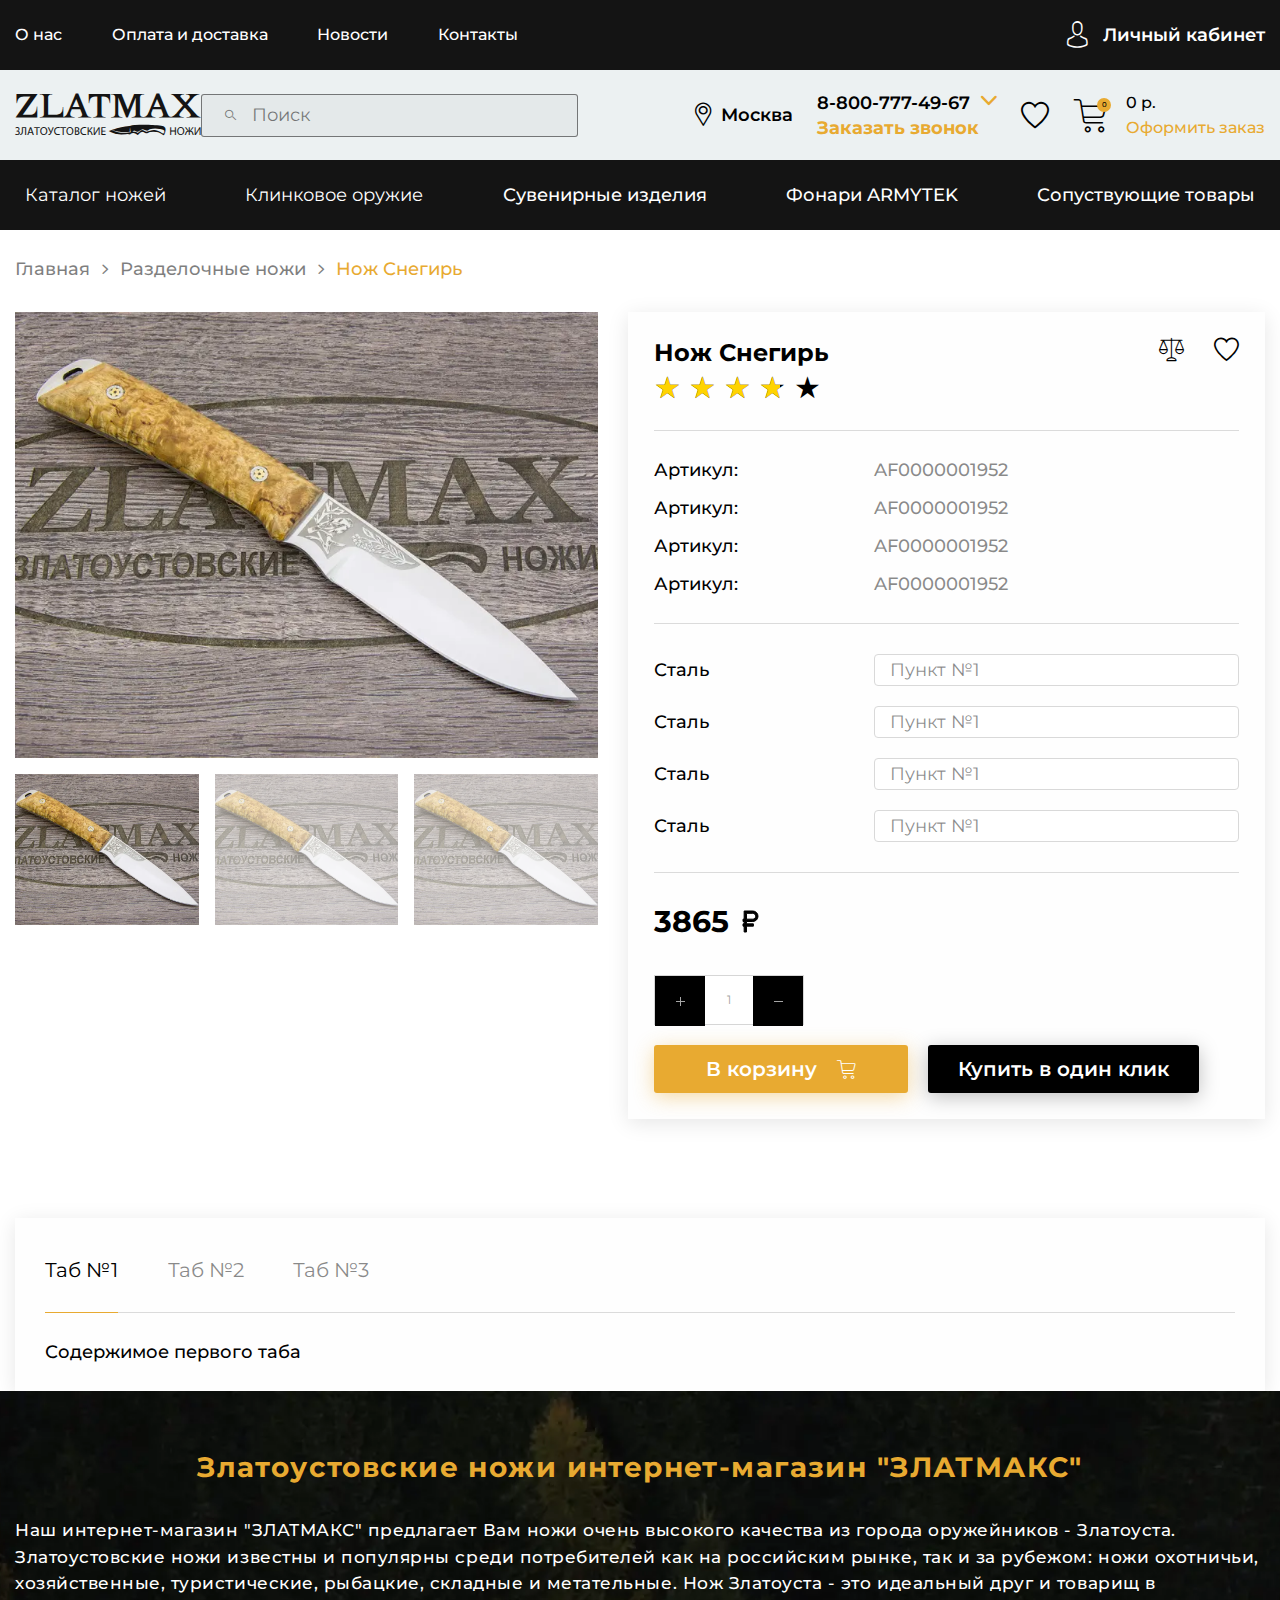
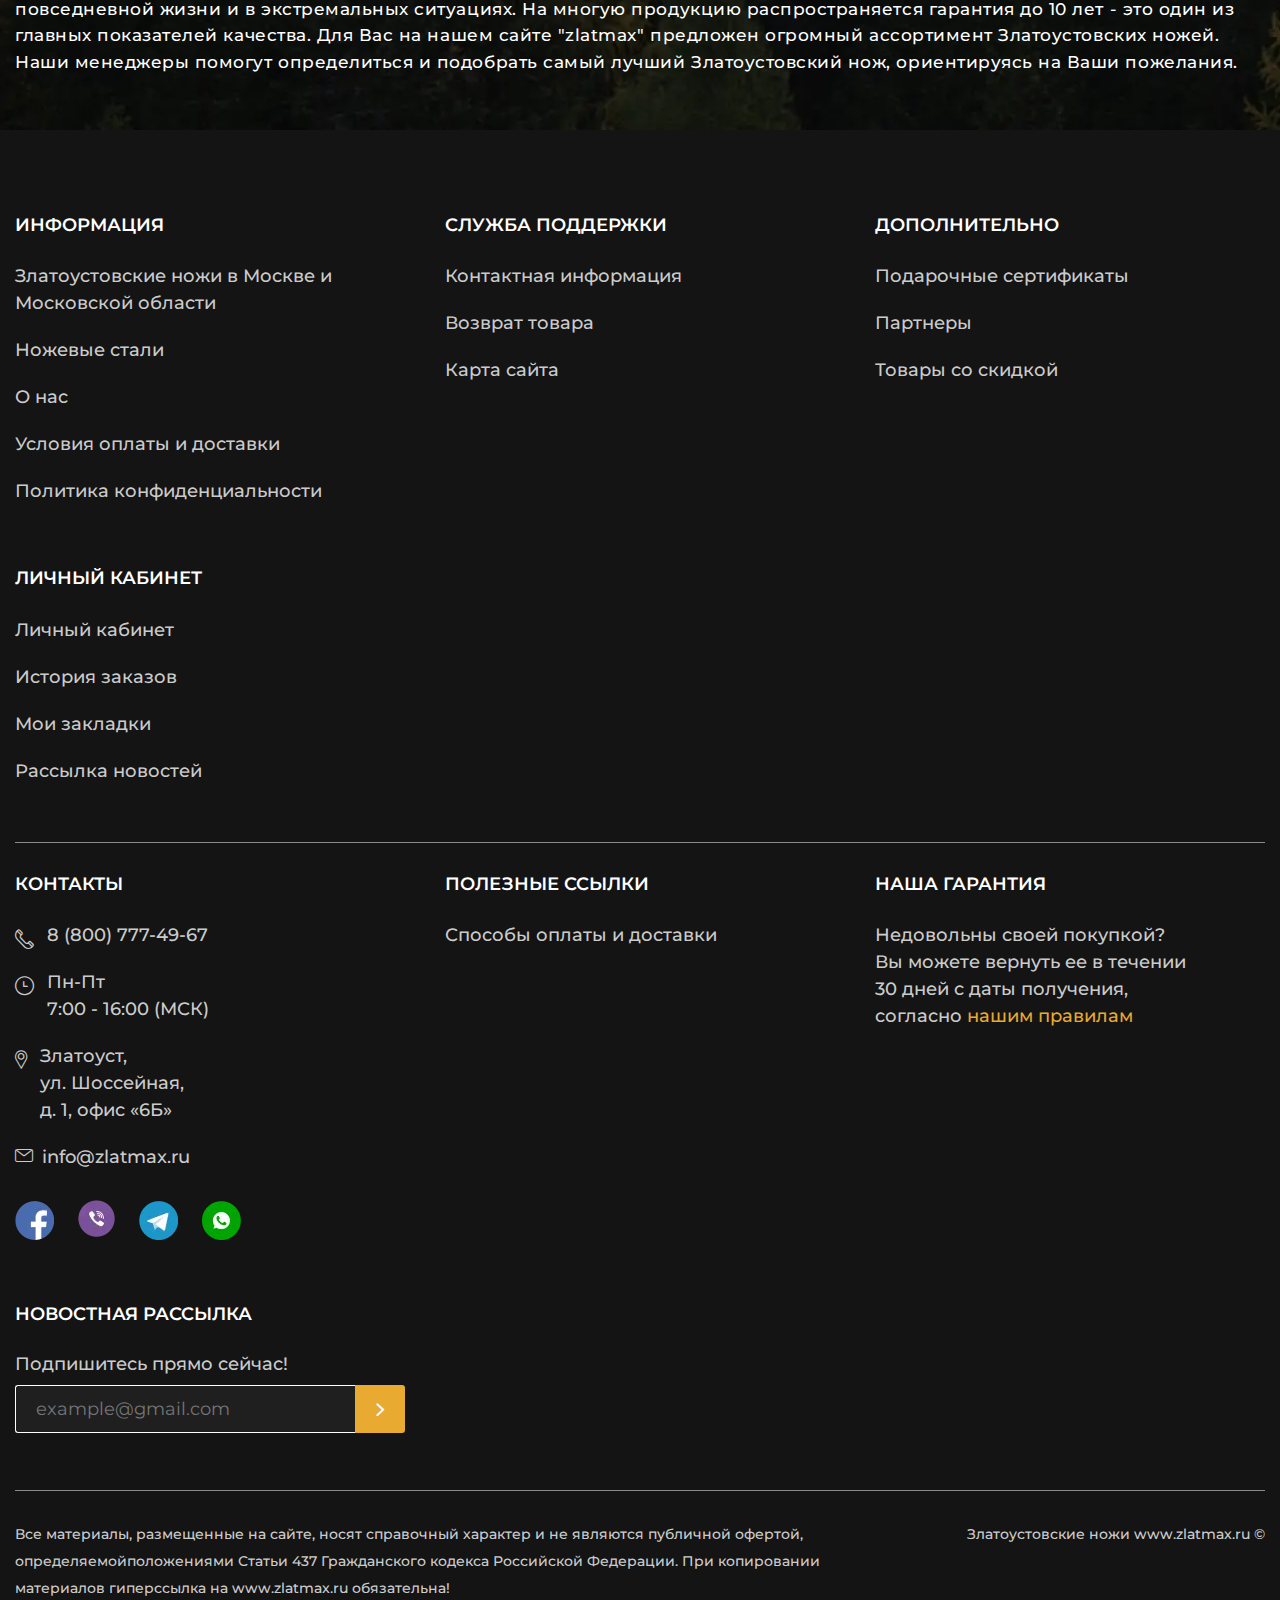
<file: product.html>
<!DOCTYPE html>
<html lang="ru">

<head>
	<title>Карточка товара</title>
	<meta charset="UTF-8">
	<meta name="format-detection" content="telephone=no">
	<!-- <style>body{opacity: 0;}</style> -->
	<link rel="stylesheet" href="css/style.min.css?_v=20221209171052">
	<link rel="shortcut icon" href="favicon.ico">
	<!-- <meta name="robots" content="noindex, nofollow"> -->
	<meta name="viewport" content="width=device-width, initial-scale=1.0">
</head>

<body>
	<div class="wrapper">
		<header class="header">
			<div class="header__top top-header">
				<!--флекс контейнер, всё внутри - флекс элементы-->
				<div class="top-header__container">
					<nav class="top-header__menu menu-top-header">
						<ul data-da=".menu__body, 991.98" class="menu-top-header__list">
							<li class="menu-top-header__item menu-top-header__item_catalog"><a href="" class="menu-top-header__link menu-top-header__link_catalog _icon-arrow-bottom">Каталог товаров</a></li>
							<li class="menu-top-header__item"><a href="" class="menu-top-header__link">О нас</a></li>
							<li class="menu-top-header__item"><a href="" class="menu-top-header__link">Оплата и доставка</a></li>
							<li class="menu-top-header__item"><a href="" class="menu-top-header__link">Новости</a></li>
							<li class="menu-top-header__item"><a href="" class="menu-top-header__link">Контакты</a></li>
						</ul>
					</nav>
					<!--ссылка на личный кабинет, не нужно добавлять в контейнер, если элементов мало-->
					<a href="" class="top-header__user _icon-user"><span>Личный кабинет</span></a>
					<nav hidden class="menu">
						<!--штука, которая будет выпадать-->
						<!--оболочка, будущая иконка меню, поскольку по макету она справа, то есть она справа-->
						<button type="button" class="menu__icon icon-menu"><span></span></button>
						<!--будем насыпать менюшек тогда, когда нам это нужно-->
						<div class="menu__body">

						</div>
					</nav>
				</div>
			</div>
			<div class="header__body body-header">
				<div class="body-header__container">
					<a href class="body-header__logo"></a>
					<div data-da=".catalog-header__container, 479.98" class="body-header__search">
						<form action="#" class="search-header">
							<!--иконку поиска можно сделать кнопкой, чтобы было удобнее-->
							<button type="submit" class="search-header__button _icon-search"></button>
							<input autocomplete="off" type="text" name="form[]" data-error="Ошибка" placeholder="Поиск" class="search-header__input">
						</form>
					</div>
					<!--блок, содержающий локацию, телефон, избранное и тд-->
					<div class="body-header__actions actions-header">
						<a href="" class="actions-header__location _icon-location"><span>Москва</span></a>
						<div data-da=".top-header__container, 991.98, first" class="actions-header__phones phones-header">
							<div data-spollers class="phones-header__items">
								<div class="phones-header__item">
									<a href="tel:8-800-777-49-67" class="phones-header__phone"><span>8-800-777-49-67</span></a>
									<button type="button" data-spoller class="phones-header__arrow _icon-arrow-bottom"></button>
									<ul class="phones-header__list">
										<li><a href="tel:8-800-777-49-67" class="phones-header__phone">8-800-777-49-67</a></li>
										<li><a href="tel:8-800-777-49-67" class="phones-header__phone">8-800-777-49-67</a></li>
										<li><a href="tel:8-800-777-49-67" class="phones-header__phone">8-800-777-49-67</a></li>
									</ul>
								</div>
							</div>
							<button type="submit" data-popup="#callback" class="phones-header__callback">Заказать звонок</button>
						</div>
						<a data-da=".top-header__container, 991.98, 2" class="actions-header__favorite _icon-favorite"></a>
						<a data-da=".top-header__container, 991.98, 2" href="" class="actions-header__cart cart-header">
							<!--сделал весь блок ссылкой для того, чтобы при адаптиве убирать текстовку-->
							<div class="cart-header__icon _icon-cart"><span>0</span></div>
							<div class="cart-header__body">
								<div class="cart-header__summ">0 р.</div>
								<div class="cart-header__link">Оформить заказ</div>
							</div>
						</a>
					</div>
				</div>
			</div>
			<div class="header__catalog catalog-header">
				<div class="catalog-header__container">
					<nav class="catalog-header__menu menu-catalog">
						<button type="button" class="menu-catalog__back _icon-back">Назад</button>
						<!--кнопка назад в каталогах на мобилке-->
						<ul class="menu-catalog__list">
							<li class="menu-catalog__item"><button data-parent="1" class="menu-catalog__link">Каталог ножей</button></li>
							<li class="menu-catalog__item"><button data-parent="2" class="menu-catalog__link">Клинковое оружие</button></li>
							<li class="menu-catalog__item"><a href="" class="menu-catalog__link">Сувенирные изделия</a></li>
							<li class="menu-catalog__item"><a href="" class="menu-catalog__link">Фонари ARMYTEK</a></li>
							<li class="menu-catalog__item"><a href="" class="menu-catalog__link">Сопуствующие товары</a></li>
						</ul>
						<div class="menu-catalog__sub-menu sub-menu-catalog">
							<button type="button" class="sub-menu-catalog__back _icon-back">Назад</button>
							<!--кнопка назад в каталогах на мобилке-->
							<div class="sub-menu-catalog__container">
								<div hidden data-submenu="1" class="sub-menu-catalog__block">
									<!--если мы хотим видеть то количество категорий, которое мы записали в коде, то есть два вариант: 1) добавить модификатор sub-menu-catalog__block_5 и с помощью js в блоке посчитать по категориям; 2)либо написать весь код в js(кат) и проставлять эти классы автоматом-->
									<div class="sub-menu-catalog__category">
										<!--нужен, чтобы ссылки, которые являются грид элементом, не расширялись-->
										<a href="" class="sub-menu-catalog__link-category">Категория ножей</a>
									</div>
									<div class="sub-menu-catalog__category">
										<a href="" class="sub-menu-catalog__link-category">Производство ножей</a>
									</div>
									<div class="sub-menu-catalog__category">
										<a href="" class="sub-menu-catalog__link-category">Ножи по маркам стали</a>
									</div>
									<div class="sub-menu-catalog__category">
										<a href="" class="sub-menu-catalog__link-category">Заточка и полировка ножей</a>
									</div>
									<div class="sub-menu-catalog__category">
										<a href="" class="sub-menu-catalog__link-category">Ножевая мастерская</a>
									</div>
									<ul class="sub-menu-catalog__list">
										<li class="sub-menu-catalog__item"><a href="" class="sub-menu-catalog__link">Разделочные ножи</a></li>
										<li class="sub-menu-catalog__item"><a href="" class="sub-menu-catalog__link">Туристические ножи</a></li>
										<li class="sub-menu-catalog__item"><a href="" class="sub-menu-catalog__link">Ножи охотничьи</a></li>
										<li class="sub-menu-catalog__item"><a href="" class="sub-menu-catalog__link">Булатные ножи</a></li>
										<li class="sub-menu-catalog__item"><a href="" class="sub-menu-catalog__link">Ножи из дамаска</a></li>
										<li class="sub-menu-catalog__item"><a href="" class="sub-menu-catalog__link">Тактического назначения</a></li>
										<li class="sub-menu-catalog__item"><a href="" class="sub-menu-catalog__link">Метательные ножи</a></li>
										<li class="sub-menu-catalog__item"><a href="" class="sub-menu-catalog__link">Мачете и кукри</a></li>
										<li class="sub-menu-catalog__item"><a href="" class="sub-menu-catalog__link">Ножи кухонные</a></li>
									</ul>
									<ul class="sub-menu-catalog__list">
										<li class="sub-menu-catalog__item"><a href="" class="sub-menu-catalog__link">Ножи АИР</a></li>
										<li class="sub-menu-catalog__item"><a href="" class="sub-menu-catalog__link">Ножи ЗИК</a></li>
										<li class="sub-menu-catalog__item"><a href="" class="sub-menu-catalog__link">Ножи ЗЗОСС</a></li>
										<li class="sub-menu-catalog__item"><a href="" class="sub-menu-catalog__link">Ножи РОСоружие</a></li>
										<li class="sub-menu-catalog__item"><a href="" class="sub-menu-catalog__link">Ножи Оружейник</a></li>
										<li class="sub-menu-catalog__item"><a href="" class="sub-menu-catalog__link">Булат Сергея Баранова</a></li>
										<li class="sub-menu-catalog__item"><a href="" class="sub-menu-catalog__link">Булат Андрея Умерова</a></li>
										<li class="sub-menu-catalog__item"><a href="" class="sub-menu-catalog__link">Ножи Златко</a></li>
										<li class="sub-menu-catalog__item"><a href="" class="sub-menu-catalog__link">Ножи Стиль-М</a></li>
										<li class="sub-menu-catalog__item"><a href="" class="sub-menu-catalog__link">Оружейная компания</a></li>
									</ul>
									<ul class="sub-menu-catalog__list">
										<li class="sub-menu-catalog__item"><a href="" class="sub-menu-catalog__link">Ножи по маркам стали</a></li>
										<li class="sub-menu-catalog__item"><a href="" class="sub-menu-catalog__link">Ножи из стали 95х18</a></li>
										<li class="sub-menu-catalog__item"><a href="" class="sub-menu-catalog__link">Ножи из стали 100х13м</a></li>
										<li class="sub-menu-catalog__item"><a href="" class="sub-menu-catalog__link">Ножи из стали 110х18м-ШД</a></li>
										<li class="sub-menu-catalog__item"><a href="" class="sub-menu-catalog__link">Ножи из стали ЭИ-107 ТЦ</a></li>
										<li class="sub-menu-catalog__item"><a href="" class="sub-menu-catalog__link">Ножи из стали 50х14МФ</a></li>
										<li class="sub-menu-catalog__item"><a href="" class="sub-menu-catalog__link">Ножи из стали AUS-8</a></li>
										<li class="sub-menu-catalog__item"><a href="" class="sub-menu-catalog__link">Ножи из стали К340</a></li>
										<li class="sub-menu-catalog__item"><a href="" class="sub-menu-catalog__link">Ножи из стали M390</a></li>
										<li class="sub-menu-catalog__item"><a href="" class="sub-menu-catalog__link">Ножи из стали ЭП-766</a></li>
									</ul>
									<ul class="sub-menu-catalog__list">
										<li class="sub-menu-catalog__item"><a href="" class="sub-menu-catalog__link">Паста ГОИ</a></li>
										<li class="sub-menu-catalog__item"><a href="" class="sub-menu-catalog__link">Алмазная паста</a></li>
										<li class="sub-menu-catalog__item"><a href="" class="sub-menu-catalog__link">Алмазная паста</a></li>
										<li class="sub-menu-catalog__item"><a href="" class="sub-menu-catalog__link">Заточные системы</a></li>
									</ul>
									<ul class="sub-menu-catalog__list">
										<li class="sub-menu-catalog__item"><a href="" class="sub-menu-catalog__link">Ножевые клинки</a></li>
										<li class="sub-menu-catalog__item"><a href="" class="sub-menu-catalog__link">Заготовки для ножей</a></li>
										<li class="sub-menu-catalog__item"><a href="" class="sub-menu-catalog__link">Литье для ножей</a></li>
										<li class="sub-menu-catalog__item"><a href="" class="sub-menu-catalog__link">Материалы для рукоятей</a></li>
										<li class="sub-menu-catalog__item"><a href="" class="sub-menu-catalog__link">Уход за рукоятиями ножей</a></li>
									</ul>
									<div class="sub-menu-catalog__footer">
										<a href="" class="sub-menu-catalog__all">Смотреть всё</a>
									</div>
									<div class="sub-menu-catalog__footer">
										<a href="" class="sub-menu-catalog__all">Смотреть всё</a>
									</div>
									<div class="sub-menu-catalog__footer">
										<a href="" class="sub-menu-catalog__all">Смотреть всё</a>
									</div>
									<div class="sub-menu-catalog__footer">
										<a href="" class="sub-menu-catalog__all">Смотреть всё</a>
									</div>
									<div class="sub-menu-catalog__footer">
										<a href="" class="sub-menu-catalog__all">Смотреть всё</a>
									</div>
								</div>
								<div hidden data-submenu="2" class="sub-menu-catalog__block">
									<div class="sub-menu-catalog__category">
										<a href="" class="sub-menu-catalog__link-category">Категория ножей</a>
									</div>
									<div class="sub-menu-catalog__category">
										<a href="" class="sub-menu-catalog__link-category">Категория ножей</a>
									</div>
									<ul class="sub-menu-catalog__list">
										<li class="sub-menu-catalog__item"><a href="" class="sub-menu-catalog__link">Разделочные ножи</a></li>
										<li class="sub-menu-catalog__item"><a href="" class="sub-menu-catalog__link">Туристические ножи</a></li>
										<li class="sub-menu-catalog__item"><a href="" class="sub-menu-catalog__link">Ножи охотничьи</a></li>
										<li class="sub-menu-catalog__item"><a href="" class="sub-menu-catalog__link">Булатные ножи</a></li>
										<li class="sub-menu-catalog__item"><a href="" class="sub-menu-catalog__link">Ножи из дамаска</a></li>
										<li class="sub-menu-catalog__item"><a href="" class="sub-menu-catalog__link">Тактического назначения</a></li>
										<li class="sub-menu-catalog__item"><a href="" class="sub-menu-catalog__link">Метательные ножи</a></li>
										<li class="sub-menu-catalog__item"><a href="" class="sub-menu-catalog__link">Мачете и кукри</a></li>
										<li class="sub-menu-catalog__item"><a href="" class="sub-menu-catalog__link">Ножи кухонные</a></li>
									</ul>
									<ul class="sub-menu-catalog__list">
										<li class="sub-menu-catalog__item"><a href="" class="sub-menu-catalog__link">Разделочные ножи</a></li>
										<li class="sub-menu-catalog__item"><a href="" class="sub-menu-catalog__link">Туристические ножи</a></li>
										<li class="sub-menu-catalog__item"><a href="" class="sub-menu-catalog__link">Ножи охотничьи</a></li>
										<li class="sub-menu-catalog__item"><a href="" class="sub-menu-catalog__link">Булатные ножи</a></li>
										<li class="sub-menu-catalog__item"><a href="" class="sub-menu-catalog__link">Ножи из дамаска</a></li>
										<li class="sub-menu-catalog__item"><a href="" class="sub-menu-catalog__link">Тактического назначения</a></li>
										<li class="sub-menu-catalog__item"><a href="" class="sub-menu-catalog__link">Метательные ножи</a></li>
										<li class="sub-menu-catalog__item"><a href="" class="sub-menu-catalog__link">Мачете и кукри</a></li>
										<li class="sub-menu-catalog__item"><a href="" class="sub-menu-catalog__link">Ножи кухонные</a></li>
									</ul>
									<div class="sub-menu-catalog__footer">
										<a href="" class="sub-menu-catalog__all">Смотреть всё</a>
									</div>
									<div class="sub-menu-catalog__footer">
										<a href="" class="sub-menu-catalog__all">Смотреть всё</a>
									</div>
								</div>
							</div>
						</div>
					</nav>
				</div>
			</div>
		</header>
		<main class="page page_inner">
			<div class="page__header">
				<div class="page__container">
					<nav class="page__breadcrumbs breadcrumbs">
						<ul class="breadcrumbs__list">
							<li class="breadcrumbs__item">
								<a href="" class="breadcrumbs__link">Главная</a>
							</li>
							<li class="breadcrumbs__item">
								<a href="" class="breadcrumbs__link">Разделочные ножи</a>
							</li>
							<li class="breadcrumbs__item">
								<span class="breadcrumbs__current">Нож Снегирь</span>
							</li>
						</ul>
					</nav>
				</div>
			</div>
			<div class="product">
				<div class="product__container">
					<div class="product__main main-product">
						<div class="main-product__images images-product">
							<div class="images-product__slider">
								<div class="images-product__swiper">
									<div class="images-product__slide-ibg">
										<picture><source srcset="img/phoduct/01.webp" type="image/webp"><img src="img/phoduct/01.jpg?_v=1670595052093" alt=""></picture>
									</div>
									<div class="images-product__slide-ibg">
										<picture><source srcset="img/phoduct/01.webp" type="image/webp"><img src="img/phoduct/01.jpg?_v=1670595052093" alt=""></picture>
									</div>
									<div class="images-product__slide-ibg">
										<picture><source srcset="img/phoduct/01.webp" type="image/webp"><img src="img/phoduct/01.jpg?_v=1670595052093" alt=""></picture>
									</div>
									<div class="images-product__slide-ibg">
										<picture><source srcset="img/phoduct/01.webp" type="image/webp"><img src="img/phoduct/01.jpg?_v=1670595052093" alt=""></picture>
									</div>
									<div class="images-product__slide-ibg">
										<picture><source srcset="img/phoduct/01.webp" type="image/webp"><img src="img/phoduct/01.jpg?_v=1670595052093" alt=""></picture>
									</div>
								</div>
							</div>
							<div class="images-product__thumbs thumbs-images">
								<div class="thumbs-images__swiper">
									<div class="thumbs-images__slide-ibg">
										<picture><source srcset="img/phoduct/01.webp" type="image/webp"><img src="img/phoduct/01.jpg?_v=1670595052093" alt=""></picture>
									</div>
									<div class="thumbs-images__slide-ibg">
										<picture><source srcset="img/phoduct/01.webp" type="image/webp"><img src="img/phoduct/01.jpg?_v=1670595052093" alt=""></picture>
									</div>
									<div class="thumbs-images__slide-ibg">
										<picture><source srcset="img/phoduct/01.webp" type="image/webp"><img src="img/phoduct/01.jpg?_v=1670595052093" alt=""></picture>
									</div>
									<div class="thumbs-images__slide-ibg">
										<picture><source srcset="img/phoduct/01.webp" type="image/webp"><img src="img/phoduct/01.jpg?_v=1670595052093" alt=""></picture>
									</div>
									<div class="thumbs-images__slide-ibg">
										<picture><source srcset="img/phoduct/01.webp" type="image/webp"><img src="img/phoduct/01.jpg?_v=1670595052093" alt=""></picture>
									</div>
								</div>
							</div>
						</div>
						<div class="main-product__body body-product">
							<div class="body-product__header header-product">
								<div class="header-product__line">
									<h1 class="header-product__title">Нож Снегирь</h1>
									<a href="" class="header-product__link _icon-compare"></a>
									<a href="" class="header-product__link _icon-favorite"></a>
								</div>
								<div class="header-product__rating rating">
									<div class="rating__body">
										<div class="rating__active"></div>
										<div class="rating__items">
											<input type="radio" class="rating__item" value="1" name="rating">
											<input type="radio" class="rating__item" value="2" name="rating">
											<input type="radio" class="rating__item" value="3" name="rating">
											<input type="radio" class="rating__item" value="4" name="rating">
											<input type="radio" class="rating__item" value="5" name="rating">
										</div>
									</div>
									<div class="rating__value">3.6</div>
								</div>
							</div>
							<div class="body-product__table table-product">
								<div class="table-product__label">Артикул:</div>
								<div class="table-product__value">AF0000001952</div>
								<div class="table-product__label">Артикул:</div>
								<div class="table-product__value">AF0000001952</div>
								<div class="table-product__label">Артикул:</div>
								<div class="table-product__value">AF0000001952</div>
								<div class="table-product__label">Артикул:</div>
								<div class="table-product__value">AF0000001952</div>
							</div>
							<div class="body-product__options options-product">
								<div class="options-product__label">Сталь</div>
								<div class="options-product__value">
									<select name="form[]" class="form">
										<option value="1" selected>Пункт №1</option>
										<option value="2">Пункт №2</option>
										<option value="3">Пункт №3</option>
										<option value="4">Пункт №4</option>
									</select>
								</div>
								<div class="options-product__label">Сталь</div>
								<div class="options-product__value">
									<select name="form[]" class="form">
										<option value="1" selected>Пункт №1</option>
										<option value="2">Пункт №2</option>
										<option value="3">Пункт №3</option>
										<option value="4">Пункт №4</option>
									</select>
								</div>
								<div class="options-product__label">Сталь</div>
								<div class="options-product__value">
									<select name="form[]" class="form">
										<option value="1" selected>Пункт №1</option>
										<option value="2">Пункт №2</option>
										<option value="3">Пункт №3</option>
										<option value="4">Пункт №4</option>
									</select>
								</div>
								<div class="options-product__label">Сталь</div>
								<div class="options-product__value">
									<select name="form[]" class="form">
										<option value="1" selected>Пункт №1</option>
										<option value="2">Пункт №2</option>
										<option value="3">Пункт №3</option>
										<option value="4">Пункт №4</option>
									</select>
								</div>
							</div>
							<div class="body-product__actions actions-product">
								<div class="actions-product__price">3865</div>
								<div class="actions-product__row">
									<div class="actions-product__quantity quantity">
										<button type="button" class="quantity__button quantity__button_plus"></button>
										<div class="quantity__input">
											<input autocomplete="off" type="text" name="form[]" value="1">
										</div>
										<button type="button" class="quantity__button quantity__button_minus"></button>
									</div>
									<div class="actions-product__buttons">
										<a href="" class="actions-product__cart button"><span class="_icon-cart">В корзину</span></a>
										<a href="" class="actions-product__button button button_black">Купить в один клик</a>
									</div>
								</div>
							</div>
						</div>
					</div>
					<div data-tabs="992" class="product__info product-info">
						<nav data-tabs-titles class="product-info__navigation">
							<button type="button" class="product-info__title _tab-active">Таб №1</button>
							<button type="button" class="product-info__title">Таб №2</button>
							<button type="button" class="product-info__title">Таб №3</button>
						</nav>
						<div data-tabs-body class="product-info__content">
							<div class="product-info__body">
								Содержимое первого таба
							</div>
							<div class="product-info__body">
								Содержимое второго таба
							</div>
							<div class="product-info__body">
								Содержимое третьего таба
							</div>
						</div>
					</div>
				</div>
			</div>
		</main>
		<footer class="footer">
			<section class="footer__text text-footer">
				<div class="text-footer__container">
					<h1 class="text-footer__title">Златоустовские ножи интернет-магазин "ЗЛАТМАКС"</h1>
					<div class="text-footer__text">Наш интернет-магазин "ЗЛАТМАКС" предлагает Вам ножи очень высокого качества
						из города оружейников - Златоуста. Златоустовские ножи известны и популярны среди потребителей как на
						российским рынке, так и за рубежом: ножи охотничьи, хозяйственные, туристические, рыбацкие, складные и
						метательные. Нож Златоуста - это идеальный друг и товарищ в повседневной жизни и в экстремальных
						ситуациях. На многую продукцию распространяется гарантия до 10 лет - это один из главных показателей
						качества. Для Вас на нашем сайте "zlatmax" предложен огромный ассортимент Златоустовских ножей. Наши
						менеджеры помогут определиться и подобрать самый лучший Златоустовский нож, ориентируясь на Ваши
						пожелания.</div>
				</div>
			</section>
			<div class="footer__container">
				<div class="footer__body body-footer">
					<div class="body-footer__row">
						<div class="body-footer__item item-footer">
							<div data-spollers="767.98" class="item-footer__spoller spoller-item-footer">
								<div class="spoller-item-footer__item">
									<button type="button" data-spoller class="spoller-item-footer__title">ИНФОРМАЦИЯ</button>
									<div class="spoller-item-footer__body">
										<nav class="menu-footer">
											<ul class="menu-footer__list">
												<li class="menu-footer__item">
													<a href="" class="menu-footer__link">Златоустовские ножи в Москве и
														Московской области</a>
												</li>
												<li class="menu-footer__item">
													<a href="" class="menu-footer__link">Ножевые стали</a>
												</li>
												<li class="menu-footer__item">
													<a href="" class="menu-footer__link">О нас</a>
												</li>
												<li class="menu-footer__item">
													<a href="" class="menu-footer__link">Условия оплаты и доставки</a>
												</li>
												<li class="menu-footer__item">
													<a href="" class="menu-footer__link">Политика конфиденциальности</a>
												</li>
											</ul>
										</nav>
									</div>
								</div>
							</div>
						</div>
						<div class="body-footer__item item-footer">
							<div data-spollers="767.98" class="item-footer__spoller spoller-item-footer">
								<div class="spoller-item-footer__item">
									<button type="button" data-spoller class="spoller-item-footer__title">СЛУЖБА
										ПОДДЕРЖКИ</button>
									<div class="spoller-item-footer__body">
										<nav class="menu-footer">
											<ul class="menu-footer__list">
												<li class="menu-footer__item">
													<a href="" class="menu-footer__link">Контактная информация</a>
												</li>
												<li class="menu-footer__item">
													<a href="" class="menu-footer__link">Возврат товара</a>
												</li>
												<li class="menu-footer__item">
													<a href="" class="menu-footer__link">Карта сайта</a>
												</li>
											</ul>
										</nav>
									</div>
								</div>
							</div>
						</div>
						<div class="body-footer__item item-footer">
							<div data-spollers="767.98" class="item-footer__spoller spoller-item-footer">
								<div class="spoller-item-footer__item">
									<button type="button" data-spoller class="spoller-item-footer__title">ДОПОЛНИТЕЛЬНО</button>
									<div class="spoller-item-footer__body">
										<nav class="menu-footer">
											<ul class="menu-footer__list">
												<li class="menu-footer__item">
													<a href="" class="menu-footer__link">Подарочные сертификаты</a>
												</li>
												<li class="menu-footer__item">
													<a href="" class="menu-footer__link">Партнеры</a>
												</li>
												<li class="menu-footer__item">
													<a href="" class="menu-footer__link">Товары со скидкой</a>
												</li>
											</ul>
										</nav>
									</div>
								</div>
							</div>
						</div>
						<div class="body-footer__item item-footer">
							<div data-spollers="767.98" class="item-footer__spoller spoller-item-footer">
								<div class="spoller-item-footer__item">
									<button type="button" data-spoller class="spoller-item-footer__title">ЛИЧНЫЙ
										КАБИНЕТ</button>
									<div class="spoller-item-footer__body">
										<nav class="menu-footer">
											<ul class="menu-footer__list">
												<li class="menu-footer__item">
													<a href="" class="menu-footer__link">Личный кабинет</a>
												</li>
												<li class="menu-footer__item">
													<a href="" class="menu-footer__link">История заказов</a>
												</li>
												<li class="menu-footer__item">
													<a href="" class="menu-footer__link">Мои закладки</a>
												</li>
												<li class="menu-footer__item">
													<a href="" class="menu-footer__link">Рассылка новостей</a>
												</li>
											</ul>
										</nav>
									</div>
								</div>
							</div>
						</div>
					</div>
					<div class="body-footer__row">
						<div class="body-footer__item item-footer">
							<div data-spollers="767.98" class="item-footer__spoller spoller-item-footer">
								<div class="spoller-item-footer__item">
									<button type="button" data-spoller class="spoller-item-footer__title">КОНТАКТЫ</button>
									<div class="spoller-item-footer__body">
										<nav class="menu-footer">
											<ul class="menu-footer__list">
												<li class="menu-footer__item">
													<a href="tel:88007774967" class="menu-footer__link _icon-footer-phone">8
														(800) 777-49-67</a>
												</li>
												<li class="menu-footer__item _icon-footer-clock">
													<div>
														<p>Пн-Пт </p>
														<p>7:00 - 16:00 (МСК)</p>
													</div>
												</li>
												<li class="menu-footer__item _icon-footer-location">
													<div>
														<p>Златоуст, </p>
														<p>ул. Шоссейная, </p>
														<p>д. 1, офис «6Б»</p>
													</div>
												</li>
												<li class="menu-footer__item">
													<a href="mailto:info@zlatmax.ru" class="menu-footer__link _icon-footer-email">info@zlatmax.ru</a>
												</li>
											</ul>
										</nav>
										<ul class="social-footer">
											<li class="social-footer__item">
												<a href="" class="social-footer__link">
													<picture><source srcset="img/icons/social/facebook.webp" type="image/webp"><img src="img/icons/social/facebook.png?_v=1670595052093" alt=""></picture>
												</a>
											</li>
											<li class="social-footer__item">
												<a href="" class="social-footer__link">
													<picture><source srcset="img/icons/social/viber.webp" type="image/webp"><img src="img/icons/social/viber.png?_v=1670595052093" alt=""></picture>
												</a>
											</li>
											<li class="social-footer__item">
												<a href="" class="social-footer__link">
													<picture><source srcset="img/icons/social/telegram.webp" type="image/webp"><img src="img/icons/social/telegram.png?_v=1670595052093" alt=""></picture>
												</a>
											</li>
											<li class="social-footer__item">
												<a href="" class="social-footer__link">
													<picture><source srcset="img/icons/social/whatsapp.webp" type="image/webp"><img src="img/icons/social/whatsapp.png?_v=1670595052093" alt=""></picture>
												</a>
											</li>
										</ul>
									</div>
								</div>
							</div>
						</div>
						<div class="body-footer__item item-footer">
							<div data-spollers="767.98" class="item-footer__spoller spoller-item-footer">
								<div class="spoller-item-footer__item">
									<button type="button" data-spoller class="spoller-item-footer__title">Полезные
										ссылки</button>
									<div class="spoller-item-footer__body">
										<nav class="menu-footer">
											<ul class="menu-footer__list">
												<li class="menu-footer__item">
													<a href="" class="menu-footer__link">Способы оплаты и доставки</a>
												</li>
											</ul>
										</nav>
									</div>
								</div>
							</div>
						</div>
						<div class="body-footer__item item-footer">
							<div data-spollers="767.98" class="item-footer__spoller spoller-item-footer">
								<div class="spoller-item-footer__item">
									<button type="button" data-spoller class="spoller-item-footer__title">НАША ГАРАНТИЯ</button>
									<div class="spoller-item-footer__body">
										<div class="spoller-item-footer__text">Недовольны своей покупкой? Вы можете вернуть ее в
											течении 30 дней с даты получения, согласно <a href="">нашим правилам</a></div>
									</div>
								</div>
							</div>
						</div>
						<div class="body-footer__item item-footer">
							<div data-spollers="767.98" class="item-footer__spoller spoller-item-footer">
								<div class="spoller-item-footer__item">
									<button type="button" data-spoller class="spoller-item-footer__title">НОВОСТНАЯ
										РАССЫЛКА</button>
									<form action="#" class="spoller-item-footer__body footer-subscribe">
										<label for="subscribe-input" class="footer-subscribe__label">Подпишитесь прямо
											сейчас!</label>
										<div class="footer-subscribe__line">
											<input id="subscribe-input" autocomplete="off" type="text" name="form[]" data-error="Ошибка" data-required="email" placeholder="example@gmail.com" class="footer-subscribe__input">
											<button type="submit" class="footer-subscribe__button _icon-arrow-bottom"></button>
										</div>
									</form>
								</div>
							</div>
						</div>
					</div>
					<div class="body-footer__bottom">
						<div class="body-footer__rules">
							Все материалы, размещенные на сайте, носят справочный характер и не являются
							публичной офертой, определяемойположениями Статьи 437 Гражданского кодекса Российской Федерации.
							При копировании материалов гиперссылка на www.zlatmax.ru обязательна!
						</div>
						<div class="body-footer__copy">
							Златоустовские ножи <span>www.zlatmax.ru</span> ©
						</div>
					</div>
				</div>
			</div>
		</footer>
	</div>
	<div id="callback" aria-hidden="true" class="popup">
		<div class="popup__wrapper">
			<div class="popup__content">
				<button data-close type="button" class="popup__close">Закрыть</button>
				<div class="popup__text">
					Тут будет форма
				</div>
			</div>
		</div>
	</div>

	<script src="js/app.min.js?_v=20221209171052"></script>
</body>

</html>
</file>
<file: css/style.min.css>
@charset "UTF-8";@import url(https://fonts.googleapis.com/css?family=Montserrat:500,600,700&display=swap);@font-face{font-family:icons;font-display:swap;src:url(../fonts/icons.woff2) format("woff2"),url(../fonts/icons.woff) format("woff");font-weight:400;font-style:normal}._spoller-init .spoller-item-footer__title::after,.body-header__logo,.breadcrumbs__link::after,.menu-catalog__link[data-parent]::before,.phones-header__phone::before,.products-slider__more::after,.select_control .select__value::before,[class*=_icon-]:before{font-family:icons;font-style:normal;font-weight:400;font-variant:normal;text-transform:none;line-height:1;-webkit-font-smoothing:antialiased;-moz-osx-font-smoothing:grayscale}[class*=_icon-]:before{display:block}._icon-arrow-bottom:before,.menu-catalog__link[data-parent]:before{content:"\e900"}._icon-back:before{content:"\e901"}._icon-cart:before{content:"\e902"}._icon-compare:before{content:"\e903"}._icon-favorite:before{content:"\e904"}._icon-footer-clock:before{content:"\e905"}._icon-footer-email:before{content:"\e906"}._icon-footer-location:before{content:"\e907"}._icon-footer-phone:before,.phones-header__phone:before{content:"\e908"}._icon-location:before{content:"\e909"}._icon-logo:before,.body-header__logo:before{content:"\e90a"}._icon-search:before{content:"\e90b"}._icon-spoller-arrow:before{content:"\e90c"}._icon-user:before{content:"\e90d"}*{padding:0;margin:0;border:0}*,:after,:before{-webkit-box-sizing:border-box;box-sizing:border-box}body,html{height:100%;min-width:320px}body{color:#000;line-height:1;font-family:Montserrat;font-size:1.125rem;-ms-text-size-adjust:100%;-moz-text-size-adjust:100%;-webkit-text-size-adjust:100%;-webkit-font-smoothing:antialiased;-moz-osx-font-smoothing:grayscale}button,input,textarea{font-family:Montserrat;font-size:inherit}button{cursor:pointer;color:inherit;background-color:inherit}a{color:inherit}a:link,a:visited{text-decoration:none}a:hover{text-decoration:none}ul li{list-style:none}img{vertical-align:top}h1,h2,h3,h4,h5,h6{font-weight:inherit;font-size:inherit}body{font-weight:500}.lock body{overflow:hidden;-ms-touch-action:none;touch-action:none}.wrapper{min-height:100%;display:-webkit-box;display:-ms-flexbox;display:flex;-webkit-box-orient:vertical;-webkit-box-direction:normal;-ms-flex-direction:column;flex-direction:column;overflow:hidden}.wrapper>main{-webkit-box-flex:1;-ms-flex:1 1 auto;flex:1 1 auto}.wrapper>*{min-width:0}[class*=__container]{max-width:99.375rem;-webkit-box-sizing:content-box;box-sizing:content-box;margin:0 auto;padding:0 .9375rem}.button{display:inline-block;text-align:center;background:#e8aa31;-webkit-box-shadow:0 4px 20px rgba(232,170,49,.43);box-shadow:0 4px 20px rgba(232,170,49,.43);border-radius:3px;font-weight:600;font-size:1.25rem;padding:.5rem 3.25rem;line-height:1.6;color:#fff;-webkit-transition:-webkit-box-shadow .3s ease 0s;transition:-webkit-box-shadow .3s ease 0s;-o-transition:box-shadow .3s ease 0s;transition:box-shadow .3s ease 0s;transition:box-shadow .3s ease 0s,-webkit-box-shadow .3s ease 0s}.button_border{background-color:#fff;border:1px solid #e8aa31;color:#e8aa31;-webkit-box-shadow:none;box-shadow:none}.button_black{background:#000;-webkit-box-shadow:0 4px 20px rgba(0,0,0,.25);box-shadow:0 4px 20px rgba(0,0,0,.25);padding:.5rem 1.875rem}.checkbox{position:relative}.checkbox:not(:last-child){margin-bottom:.3125em}.checkbox__input{position:absolute;width:0;height:0;opacity:0}.checkbox__input:checked+.checkbox__label:after{-webkit-transform:scale(1);-ms-transform:scale(1);transform:scale(1)}.checkbox__label{cursor:pointer;display:-webkit-inline-box;display:-ms-inline-flexbox;display:inline-flex;-webkit-box-align:center;-ms-flex-align:center;align-items:center;position:relative;gap:10px}.checkbox__label:before{content:"";-ms-flex-item-align:start;align-self:flex-start;-webkit-box-flex:0;-ms-flex:0 0 1.25rem;flex:0 0 1.25rem;width:1.25rem;height:1.25rem;border:1px solid #e8aa31;border-radius:2px}.checkbox__label::after{content:"";-webkit-transition:all .3s ease 0s;-o-transition:all .3s ease 0s;transition:all .3s ease 0s;-webkit-transform:scale(0);-ms-transform:scale(0);transform:scale(0);position:absolute;width:1rem;border-radius:2px;height:1rem;top:2px;left:2px;background-color:#e8aa31}.checkbox__text small{color:#e8aa31}.select{position:relative}.select__body{position:relative}.select__title{color:inherit;text-align:left;border:1px solid #d9d9d9;background-color:#fff;cursor:pointer;width:100%;border-radius:4px}.select__value{display:-webkit-box;display:-ms-flexbox;display:flex;-webkit-box-align:center;-ms-flex-align:center;align-items:center;height:30px;padding:0 .9375rem;-webkit-box-pack:justify;-ms-flex-pack:justify;justify-content:space-between;-webkit-box-orient:horizontal;-webkit-box-direction:reverse;-ms-flex-direction:row-reverse;flex-direction:row-reverse}.select__value:before{content:"";-ms-flex-item-align:stretch;-ms-grid-row-align:stretch;align-self:stretch;-webkit-box-flex:0;-ms-flex:0 0 10px;flex:0 0 10px;-webkit-transition:all .3s ease 0s;-o-transition:all .3s ease 0s;transition:all .3s ease 0s;display:-webkit-box;display:-ms-flexbox;display:flex;-webkit-box-pack:center;-ms-flex-pack:center;justify-content:center;-webkit-box-align:center;-ms-flex-align:center;align-items:center}._select-open .select__value:before{-webkit-transform:rotate(-180deg);-ms-transform:rotate(-180deg);transform:rotate(-180deg)}.select__text{-webkit-box-flex:1;-ms-flex:1 1 auto;flex:1 1 auto}.select__input{width:100%;background-color:transparent;height:100%}.select__options{color:#000;position:absolute;top:29px;border-radius:0 0 4px 4px;min-width:100%;left:0;background-color:#fff;border-top:0;border:1px solid #d9d9d9;border-top:0;padding:10px 0 5px 0}.select__scroll{overflow-y:auto;overflow-x:hidden;max-height:200px}.select__option{width:100%;display:block;text-align:left;cursor:pointer;padding:5px 15px;color:inherit}.select__option._select-selected{background-color:#eee}.select__row{display:-webkit-inline-box;display:-ms-inline-flexbox;display:inline-flex;-webkit-box-align:center;-ms-flex-align:center;align-items:center}.select._select-open{z-index:5}.select_control .select__title{border:1px solid rgba(4,4,4,.3);border-radius:3px}.select_control .select__value{height:2.5rem;color:rgba(0,0,0,.5)}.select_control .select__value::before{font-size:.5rem;content:"\e900";margin-left:1.25em}.select_control .select__option{color:rgba(0,0,0,.5)}._select-tag{cursor:pointer}.rating{display:-webkit-box;display:-ms-flexbox;display:flex;-webkit-box-align:end;-ms-flex-align:end;align-items:flex-end;font-size:1.875rem;line-height:.75;-webkit-transition:opacity .3s ease 0s;-o-transition:opacity .3s ease 0s;transition:opacity .3s ease 0s}.rating.rating_sending{opacity:.2}.rating.rating_set .rating__active,.rating.rating_set .rating__item{cursor:pointer}.rating__body{letter-spacing:.2666666667em;position:relative}.rating__body::before{content:"★★★★★";display:block}.rating__active{position:absolute;width:0%;height:100%;top:0;left:0;overflow:hidden}.rating__active::before{content:"★★★★★";position:absolute;width:100%;height:100%;top:0;left:0;color:#ffd300}.rating__items{display:-webkit-box;display:-ms-flexbox;display:flex;position:absolute;width:100%;height:100%;top:0;left:0}.rating__item{-webkit-box-flex:0;-ms-flex:0 0 20%;flex:0 0 20%;height:100%;opacity:0}.rating__value{display:none;font-size:50%;line-height:1;padding:0 0 0 10px}.rating__info{color:#ababab;font-size:1rem}.quantity{width:9.375rem;height:3.125rem;display:-webkit-box;display:-ms-flexbox;display:flex;border:1px solid rgba(166,166,166,.45)}.quantity__button{-webkit-box-flex:0;-ms-flex:0 0 3.125rem;flex:0 0 3.125rem;height:3.125rem;position:relative;background-color:#000;cursor:pointer}.quantity__button::after,.quantity__button::before{content:"";position:absolute;top:50%;left:50%;-webkit-transition:all .3s ease 0s;-o-transition:all .3s ease 0s;transition:all .3s ease 0s;margin:0 0 0 -4.5px;background-color:#a6a6a6;width:9px;height:1px}.quantity__button_plus::before{-webkit-transform:rotate(-90deg);-ms-transform:rotate(-90deg);transform:rotate(-90deg)}.quantity__input{-webkit-box-flex:1;-ms-flex:1 1 auto;flex:1 1 auto}.quantity__input input{height:100%;color:#a6a6a6;font-size:12px;width:100%;text-align:center}.noUi-target,.noUi-target *{-webkit-touch-callout:none;-webkit-tap-highlight-color:transparent;-webkit-user-select:none;-ms-touch-action:none;touch-action:none;-ms-user-select:none;-moz-user-select:none;user-select:none;-webkit-box-sizing:border-box;box-sizing:border-box}.noUi-target{position:relative}.noUi-base,.noUi-connects{width:100%;height:100%;position:relative;z-index:1}.noUi-connects{overflow:hidden;z-index:0}.noUi-connect,.noUi-origin{will-change:transform;position:absolute;z-index:1;top:0;right:0;height:100%;width:100%;-ms-transform-origin:0 0;-webkit-transform-origin:0 0;-webkit-transform-style:preserve-3d;transform-origin:0 0;-webkit-transform-style:flat;transform-style:flat}.noUi-txt-dir-rtl.noUi-horizontal .noUi-origin{left:0;right:auto}.noUi-vertical .noUi-origin{top:-100%;width:0}.noUi-horizontal .noUi-origin{height:0}.noUi-handle{-webkit-backface-visibility:hidden;backface-visibility:hidden;position:absolute}.noUi-touch-area{height:100%;width:100%}.noUi-state-tap .noUi-connect,.noUi-state-tap .noUi-origin{-webkit-transition:-webkit-transform .3s;transition:-webkit-transform .3s;-o-transition:transform .3s;transition:transform .3s;transition:transform .3s,-webkit-transform .3s}.noUi-state-drag *{cursor:inherit!important}.noUi-horizontal{height:.0625rem;background-color:#e8aa31}.noUi-horizontal .noUi-handle{width:1.125rem;height:1.125rem;right:-.5625rem;top:-.5625rem;border-radius:50%}.noUi-vertical{width:18px}.noUi-vertical .noUi-handle{width:28px;height:34px;right:-6px;bottom:-17px}.noUi-txt-dir-rtl.noUi-horizontal .noUi-handle{left:-17px;right:auto}.noUi-target{background-color:#e8aa31}.noUi-connects{border-radius:3px}.noUi-connect{background:#000}.noUi-draggable{cursor:ew-resize}.noUi-vertical .noUi-draggable{cursor:ns-resize}.noUi-handle{background:#e8aa31;-webkit-box-shadow:0 4px 20px rgba(232,170,49,.3);box-shadow:0 4px 20px rgba(232,170,49,.3)}.noUi-handle::before{content:"";position:absolute;background-color:#141414;width:.75rem;height:.75rem;border-radius:50%;top:.1875rem;left:.1875rem}[disabled] .noUi-connect{background:#b8b8b8}[disabled] .noUi-handle,[disabled].noUi-handle,[disabled].noUi-target{cursor:not-allowed}.noUi-pips,.noUi-pips *{-webkit-box-sizing:border-box;box-sizing:border-box}.noUi-pips{position:absolute;color:#999}.noUi-value{position:absolute;white-space:nowrap;text-align:center}.noUi-value-sub{color:#ccc;font-size:10px}.noUi-marker{position:absolute;background:#ccc}.noUi-marker-sub{background:#aaa}.noUi-marker-large{background:#aaa}.noUi-pips-horizontal{padding:10px 0;height:80px;top:100%;left:0;width:100%}.noUi-value-horizontal{-webkit-transform:translate(-50%,50%);-ms-transform:translate(-50%,50%);transform:translate(-50%,50%)}.noUi-rtl .noUi-value-horizontal{-webkit-transform:translate(50%,50%);-ms-transform:translate(50%,50%);transform:translate(50%,50%)}.noUi-marker-horizontal.noUi-marker{margin-left:-1px;width:2px;height:5px}.noUi-marker-horizontal.noUi-marker-sub{height:10px}.noUi-marker-horizontal.noUi-marker-large{height:15px}.noUi-pips-vertical{padding:0 10px;height:100%;top:0;left:100%}.noUi-value-vertical{-webkit-transform:translate(0,-50%);-ms-transform:translate(0,-50%);transform:translate(0,-50%);padding-left:25px}.noUi-rtl .noUi-value-vertical{-webkit-transform:translate(0,50%);-ms-transform:translate(0,50%);transform:translate(0,50%)}.noUi-marker-vertical.noUi-marker{width:5px;height:2px;margin-top:-1px}.noUi-marker-vertical.noUi-marker-sub{width:10px}.noUi-marker-vertical.noUi-marker-large{width:15px}.noUi-tooltip{display:block;position:absolute;border:1px solid #d9d9d9;border-radius:3px;background:#fff;color:#000;padding:5px;text-align:center;white-space:nowrap}.noUi-horizontal .noUi-tooltip{-webkit-transform:translate(-50%,0);-ms-transform:translate(-50%,0);transform:translate(-50%,0);left:50%;bottom:120%}.noUi-vertical .noUi-tooltip{-webkit-transform:translate(0,-50%);-ms-transform:translate(0,-50%);transform:translate(0,-50%);top:50%;right:120%}.noUi-horizontal .noUi-origin>.noUi-tooltip{-webkit-transform:translate(50%,0);-ms-transform:translate(50%,0);transform:translate(50%,0);left:auto;bottom:10px}.noUi-vertical .noUi-origin>.noUi-tooltip{-webkit-transform:translate(0,-18px);-ms-transform:translate(0,-18px);transform:translate(0,-18px);top:auto;right:28px}body::after{content:"";background-color:rgba(0,0,0,.5);position:fixed;width:100%;height:100%;top:0;left:0;opacity:0;-webkit-transition:opacity .8s ease 0s;-o-transition:opacity .8s ease 0s;transition:opacity .8s ease 0s;pointer-events:none;z-index:149}.popup-show body::after{opacity:1}.popup{position:fixed;top:0;left:0;bottom:0;right:0;padding:30px 10px;-webkit-transition:visibility .8s ease 0s;-o-transition:visibility .8s ease 0s;transition:visibility .8s ease 0s;visibility:hidden;pointer-events:none}.popup_show{z-index:150;visibility:visible;overflow:auto;pointer-events:auto}.popup_show .popup__content{visibility:visible;-webkit-transform:scale(1);-ms-transform:scale(1);transform:scale(1)}.popup__wrapper{display:-webkit-box;display:-ms-flexbox;display:flex;-webkit-box-orient:vertical;-webkit-box-direction:normal;-ms-flex-direction:column;flex-direction:column;-webkit-box-align:center;-ms-flex-align:center;align-items:center;min-height:100%;-webkit-box-flex:1;-ms-flex:1 1 auto;flex:1 1 auto;width:100%;display:flex;-webkit-box-pack:center;-ms-flex-pack:center;justify-content:center;align-items:center}.popup__content{visibility:hidden;-webkit-transform:scale(0);-ms-transform:scale(0);transform:scale(0);-webkit-transition:-webkit-transform .3s ease 0s;transition:-webkit-transform .3s ease 0s;-o-transition:transform .3s ease 0s;transition:transform .3s ease 0s;transition:transform .3s ease 0s,-webkit-transform .3s ease 0s;background-color:#eee;padding:20px;width:100%;max-width:900px;border-radius:20px}.lock .popup__content{visibility:visible}[class*=-ibg]{position:relative}[class*=-ibg] img{position:absolute;width:100%;height:100%;top:0;left:0;-o-object-fit:cover;object-fit:cover}[class*=-ibg_contain] img{-o-object-fit:contain;object-fit:contain}@supports (margin-bottom:clamp(1.875rem ,1.5673076923rem + 1.5384615385vw ,3.125rem)){.products-slider__header:not(:last-child){margin-bottom:clamp(1.875rem ,1.5673076923rem + 1.5384615385vw ,3.125rem)}}@supports not (margin-bottom:clamp(1.875rem ,1.5673076923rem + 1.5384615385vw ,3.125rem)){.products-slider__header:not(:last-child){margin-bottom:calc(1.875rem + 1.25 * (100vw - 20rem)/ 81.25)}}.products-slider__title{font-size:1.875rem;line-height:1.5333333333;font-weight:700;letter-spacing:.05em}.products-slider__more{color:rgba(20,20,20,.58);font-size:1.125rem;font-weight:600;display:-webkit-inline-box;display:-ms-inline-flexbox;display:inline-flex;-webkit-box-align:center;-ms-flex-align:center;align-items:center;gap:.8333333333em}.products-slider__more::after{content:"\e900";font-size:.4444444444em;-webkit-transform:rotate(-90deg);-ms-transform:rotate(-90deg);transform:rotate(-90deg);color:#e8aa31}.products-slider__slider{padding:.9375rem 1.25rem;margin:0 -1.25rem}@supports (margin-bottom:clamp(1.875rem ,1.5673076923rem + 1.5384615385vw ,3.125rem)){.products-slider__swiper:not(:last-child){margin-bottom:clamp(1.875rem ,1.5673076923rem + 1.5384615385vw ,3.125rem)}}@supports not (margin-bottom:clamp(1.875rem ,1.5673076923rem + 1.5384615385vw ,3.125rem)){.products-slider__swiper:not(:last-child){margin-bottom:calc(1.875rem + 1.25 * (100vw - 20rem)/ 81.25)}}.product-card{height:100%;display:-ms-grid;display:grid;-ms-grid-rows:auto 1fr;grid-template-rows:auto 1fr;-webkit-box-shadow:0 4px 20px rgba(0,0,0,.1);box-shadow:0 4px 20px rgba(0,0,0,.1);-webkit-transition:-webkit-box-shadow .3s ease 0s;transition:-webkit-box-shadow .3s ease 0s;-o-transition:box-shadow .3s ease 0s;transition:box-shadow .3s ease 0s;transition:box-shadow .3s ease 0s,-webkit-box-shadow .3s ease 0s;background-color:#fff;position:relative}.product-card__sale{position:absolute;top:1.25rem;left:0;color:#fff;background-color:#e8aa31;padding:.375rem 1.375rem;z-index:2;pointer-events:none}@supports (padding-top:clamp(0.9375rem ,0.7836538462rem + 0.7692307692vw ,1.5625rem)){.product-card__image{padding-top:clamp(.9375rem ,.7836538462rem + .7692307692vw ,1.5625rem)}}@supports not (padding-top:clamp(0.9375rem ,0.7836538462rem + 0.7692307692vw ,1.5625rem)){.product-card__image{padding-top:calc(.9375rem + .625 * (100vw - 20rem)/ 81.25)}}@supports (padding-bottom:clamp(0.9375rem ,0.7836538462rem + 0.7692307692vw ,1.5625rem)){.product-card__image{padding-bottom:clamp(.9375rem ,.7836538462rem + .7692307692vw ,1.5625rem)}}@supports not (padding-bottom:clamp(0.9375rem ,0.7836538462rem + 0.7692307692vw ,1.5625rem)){.product-card__image{padding-bottom:calc(.9375rem + .625 * (100vw - 20rem)/ 81.25)}}@supports (padding-left:clamp(0.9375rem ,0.3990384615rem + 2.6923076923vw ,3.125rem)){.product-card__image{padding-left:clamp(.9375rem ,.3990384615rem + 2.6923076923vw ,3.125rem)}}@supports not (padding-left:clamp(0.9375rem ,0.3990384615rem + 2.6923076923vw ,3.125rem)){.product-card__image{padding-left:calc(.9375rem + 2.1875 * (100vw - 20rem)/ 81.25)}}@supports (padding-right:clamp(0.9375rem ,0.3990384615rem + 2.6923076923vw ,3.125rem)){.product-card__image{padding-right:clamp(.9375rem ,.3990384615rem + 2.6923076923vw ,3.125rem)}}@supports not (padding-right:clamp(0.9375rem ,0.3990384615rem + 2.6923076923vw ,3.125rem)){.product-card__image{padding-right:calc(.9375rem + 2.1875 * (100vw - 20rem)/ 81.25)}}.product-card__item-image-ibg{display:block;padding-bottom:88.8888888889%}.product-card__body{padding:1.25rem;display:-webkit-box;display:-ms-flexbox;display:flex;-webkit-box-orient:vertical;-webkit-box-direction:normal;-ms-flex-direction:column;flex-direction:column}.product-card__title{-webkit-box-flex:1;-ms-flex:1 1 auto;flex:1 1 auto;font-weight:600;font-size:1.25rem;line-height:1.7}.product-card__title:not(:last-child){margin-bottom:.5em}.product-card__info:not(:last-child){margin-bottom:.9375em}.product-card__rating{-webkit-box-pack:justify;-ms-flex-pack:justify;justify-content:space-between}.product-card__rating:not(:last-child){margin-bottom:1.625rem}.product-card__footer{border-top:1px solid rgba(20,20,20,.5);padding:1.25rem 0;display:-webkit-box;display:-ms-flexbox;display:flex;-webkit-box-align:center;-ms-flex-align:center;align-items:center;gap:.9375rem}.product-card__price{-webkit-box-flex:1;-ms-flex:1 1 auto;flex:1 1 auto;font-size:600px;font-size:1.25rem;line-height:1.7}.product-card__compare,.product-card__favorite{font-size:1.5rem}.product-card__cart{width:100%}.product-card__cart span{display:-webkit-box;display:-ms-flexbox;display:flex;-webkit-box-orient:horizontal;-webkit-box-direction:reverse;-ms-flex-direction:row-reverse;flex-direction:row-reverse;-webkit-box-align:center;-ms-flex-align:center;align-items:center;-webkit-box-pack:center;-ms-flex-pack:center;justify-content:center}.product-card__cart span::before{margin:0 0 0 1rem}.info-product-card{color:#ababab;display:-webkit-box;display:-ms-flexbox;display:flex;-webkit-box-pack:justify;-ms-flex-pack:justify;justify-content:space-between;gap:.625rem;font-size:1rem}.info-product-card__materials{text-align:right}.dotts{display:-ms-grid;display:grid;grid-auto-flow:column;-webkit-box-pack:center;-ms-flex-pack:center;justify-content:center;margin:0 auto;overflow:hidden}.dotts .swiper-pagination-bullet{margin:0 .46875rem;cursor:pointer;height:1.875rem;width:1.125rem;position:relative;-webkit-transition:all .3s ease 0s;-o-transition:all .3s ease 0s;transition:all .3s ease 0s}.dotts .swiper-pagination-bullet::after{content:"";height:.125rem;position:absolute;width:100%;top:50%;-webkit-transform:translate(0,-50%);-ms-transform:translate(0,-50%);transform:translate(0,-50%);background-color:#898989}.dotts .swiper-pagination-bullet::before{content:"";position:absolute;background-color:#e8aa31;width:.625rem;height:.625rem;top:50%;-webkit-transform:translate(0,-50%);-ms-transform:translate(0,-50%);transform:translate(0,-50%);left:0;border-radius:50%;opacity:0}.dotts .swiper-pagination-bullet-active::after{background-color:#e8aa31}.dotts .swiper-pagination-bullet-active::before{opacity:1;-webkit-transition:left 3s linear 0s;-o-transition:left 3s linear 0s;transition:left 3s linear 0s;left:.5rem}.no-webp .products-new{background:url(../img/new-products/bg.jpg) bottom/cover no-repeat}.products-new{padding:2.8125rem 0 0 0;position:relative}.products-new::before{content:"";background-color:#fff;position:absolute;height:2.875rem;right:0;top:0;width:53.6458333333%}@supports (padding-top:clamp(1.25rem ,0.7115384615rem + 2.6923076923vw ,3.4375rem)){.products-new__inner{padding-top:clamp(1.25rem ,.7115384615rem + 2.6923076923vw ,3.4375rem)}}@supports not (padding-top:clamp(1.25rem ,0.7115384615rem + 2.6923076923vw ,3.4375rem)){.products-new__inner{padding-top:calc(1.25rem + 2.1875 * (100vw - 20rem)/ 81.25)}}@supports (padding-bottom:clamp(1.25rem ,0.7115384615rem + 2.6923076923vw ,3.4375rem)){.products-new__inner{padding-bottom:clamp(1.25rem ,.7115384615rem + 2.6923076923vw ,3.4375rem)}}@supports not (padding-bottom:clamp(1.25rem ,0.7115384615rem + 2.6923076923vw ,3.4375rem)){.products-new__inner{padding-bottom:calc(1.25rem + 2.1875 * (100vw - 20rem)/ 81.25)}}.products-new__container{display:-ms-grid;display:grid;row-gap:2.5rem}.products-new__section{position:relative;z-index:2}@supports (padding-right:clamp(1.25rem ,-3.6089341693rem + 7.8369905956vw ,4.375rem)){.products-new__body{padding-right:clamp(1.25rem ,-3.6089341693rem + 7.8369905956vw ,4.375rem)}}@supports not (padding-right:clamp(1.25rem ,-3.6089341693rem + 7.8369905956vw ,4.375rem)){.products-new__body{padding-right:calc(1.25rem + 3.125 * (100vw - 62rem)/ 39.875)}}.products-new__title{font-weight:700;font-size:1.875rem;color:#fff;line-height:1.5333333333}.products-new__title:not(:last-child){margin-bottom:1em}.products-new__text{color:rgba(255,255,255,.7);font-size:1.125rem;line-height:1.5;letter-spacing:.03em}@supports (margin-bottom:clamp(1.25rem ,0.6346153846rem + 3.0769230769vw ,3.75rem)){.products-new__text:not(:last-child){margin-bottom:clamp(1.25rem ,.6346153846rem + 3.0769230769vw ,3.75rem)}}@supports not (margin-bottom:clamp(1.25rem ,0.6346153846rem + 3.0769230769vw ,3.75rem)){.products-new__text:not(:last-child){margin-bottom:calc(1.25rem + 2.5 * (100vw - 20rem)/ 81.25)}}.products-new__content{min-width:0}@supports (margin-bottom:clamp(1.25rem ,0.7884615385rem + 2.3076923077vw ,3.125rem)){.products-new__swiper:not(:last-child){margin-bottom:clamp(1.25rem ,.7884615385rem + 2.3076923077vw ,3.125rem)}}@supports not (margin-bottom:clamp(1.25rem ,0.7884615385rem + 2.3076923077vw ,3.125rem)){.products-new__swiper:not(:last-child){margin-bottom:calc(1.25rem + 1.875 * (100vw - 20rem)/ 81.25)}}.link-arrow{display:-webkit-inline-box;display:-ms-inline-flexbox;display:inline-flex;-webkit-box-orient:horizontal;-webkit-box-direction:reverse;-ms-flex-direction:row-reverse;flex-direction:row-reverse;-webkit-box-align:center;-ms-flex-align:center;align-items:center;color:#e8aa31;font-size:1.25rem;font-weight:600}.link-arrow::before{margin:0 0 0 1em;-webkit-transform:rotate(-90deg);-ms-transform:rotate(-90deg);transform:rotate(-90deg);font-size:.625rem}.breadcrumbs{white-space:nowrap;overflow:auto;height:1.375rem}.breadcrumbs__list{display:-webkit-box;display:-ms-flexbox;display:flex}.breadcrumbs__link{opacity:.5;display:-webkit-box;display:-ms-flexbox;display:flex;-webkit-box-align:center;-ms-flex-align:center;align-items:center}.breadcrumbs__link::after{content:"\e900";-webkit-transform:rotate(-90deg);-ms-transform:rotate(-90deg);transform:rotate(-90deg);font-size:.375rem;margin:0 1.6666666667em}.breadcrumbs__current{color:#e8aa31}.title{font-weight:700;font-size:1.5rem;line-height:1.2083333333}.title:not(:last-child){margin-bottom:1.0416666667em}.pagging{display:-webkit-box;display:-ms-flexbox;display:flex;-webkit-box-pack:end;-ms-flex-pack:end;justify-content:flex-end;-webkit-box-align:center;-ms-flex-align:center;align-items:center}@supports (gap:clamp(0.9375rem ,0.7067307692rem + 1.1538461538vw ,1.875rem)){.pagging{gap:clamp(.9375rem ,.7067307692rem + 1.1538461538vw ,1.875rem)}}@supports not (gap:clamp(0.9375rem ,0.7067307692rem + 1.1538461538vw ,1.875rem)){.pagging{gap:calc(.9375rem + .9375 * (100vw - 20rem)/ 81.25)}}.pagging__arrow{color:#e8aa31}.pagging__arrow::before{font-size:.625rem;-webkit-transform:rotate(-90deg);-ms-transform:rotate(-90deg);transform:rotate(-90deg)}.pagging__arrow:disabled{color:rgba(0,0,0,.12)}.pagging__arrow_left{-webkit-transform:rotate(-180deg);-ms-transform:rotate(-180deg);transform:rotate(-180deg)}.pagging__list{display:-webkit-box;display:-ms-flexbox;display:flex;-webkit-box-align:center;-ms-flex-align:center;align-items:center;gap:.8125rem}.pagging__link{width:2.125rem;height:2.125rem;display:-webkit-box;display:-ms-flexbox;display:flex;-webkit-box-pack:center;-ms-flex-pack:center;justify-content:center;-webkit-box-align:center;-ms-flex-align:center;align-items:center;border-radius:50%}.pagging__link._active{background-color:#e8aa31;color:#fff}.header{z-index:10}.top-header{background-color:#141414;color:#fff;padding:.625rem 0}.top-header__container{display:-webkit-box;display:-ms-flexbox;display:flex;-webkit-box-align:center;-ms-flex-align:center;align-items:center;gap:1.25rem;min-height:3.125rem}.top-header__menu{-webkit-box-flex:1;-ms-flex:1 1 auto;flex:1 1 auto}.top-header__user{position:relative;z-index:5;display:-webkit-inline-box;display:-ms-inline-flexbox;display:inline-flex;-webkit-box-align:center;-ms-flex-align:center;align-items:center;font-weight:600;line-height:1.2222222222;gap:.8333333333em}.top-header__user::before{font-size:1.75rem}.menu-top-header__list{display:-webkit-box;display:-ms-flexbox;display:flex;row-gap:.3125rem}@supports ((-moz-column-gap:clamp(1.25rem ,0.6346153846rem + 3.0769230769vw ,3.75rem)) or (column-gap:clamp(1.25rem ,0.6346153846rem + 3.0769230769vw ,3.75rem))){.menu-top-header__list{-webkit-column-gap:clamp(1.25rem ,.6346153846rem + 3.0769230769vw ,3.75rem);-moz-column-gap:clamp(1.25rem ,.6346153846rem + 3.0769230769vw ,3.75rem);column-gap:clamp(1.25rem ,.6346153846rem + 3.0769230769vw ,3.75rem)}}@supports not ((-moz-column-gap:clamp(1.25rem ,0.6346153846rem + 3.0769230769vw ,3.75rem)) or (column-gap:clamp(1.25rem ,0.6346153846rem + 3.0769230769vw ,3.75rem))){.menu-top-header__list{-webkit-column-gap:calc(1.25rem + 2.5 * (100vw - 20rem)/ 81.25);-moz-column-gap:calc(1.25rem + 2.5 * (100vw - 20rem)/ 81.25);column-gap:calc(1.25rem + 2.5 * (100vw - 20rem)/ 81.25)}}.menu-top-header__link{font-size:1rem;line-height:1.25}.menu-top-header__link_catalog{display:-webkit-box;display:-ms-flexbox;display:flex;-webkit-box-align:center;-ms-flex-align:center;align-items:center;-webkit-box-orient:horizontal;-webkit-box-direction:reverse;-ms-flex-direction:row-reverse;flex-direction:row-reverse;-webkit-box-pack:justify;-ms-flex-pack:justify;justify-content:space-between}.menu-top-header__link_catalog::before{-webkit-box-flex:0;-ms-flex:0 0 14px;flex:0 0 14px;height:14px;display:-webkit-box;display:-ms-flexbox;display:flex;-webkit-box-pack:center;-ms-flex-pack:center;justify-content:center;-webkit-box-align:center;-ms-flex-align:center;align-items:center;font-size:.5rem;-webkit-transform:translateY(-.125rem) rotate(-90deg);-ms-transform:translateY(-.125rem) rotate(-90deg);transform:translateY(-.125rem) rotate(-90deg)}.body-header{padding:.625rem 0;background-color:#ecf1f2}.body-header__container{display:-webkit-box;display:-ms-flexbox;display:flex;min-height:4.375rem;-webkit-box-align:center;-ms-flex-align:center;align-items:center}.body-header__logo{font-size:2.625rem;color:#141414}.body-header__search{-webkit-box-flex:1;-ms-flex:1 1 auto;flex:1 1 auto}.search-header{background-color:rgba(7,7,7,.03);border-radius:.1875rem;border:1px solid rgba(4,4,4,.5);position:relative}.search-header__button{height:2.5625rem;width:2.5625rem;display:-webkit-box;display:-ms-flexbox;display:flex;-webkit-box-pack:center;-ms-flex-pack:center;justify-content:center;-webkit-box-align:center;-ms-flex-align:center;align-items:center;background-color:transparent;position:absolute;left:.5rem;top:0;font-size:.6875rem;color:rgba(0,0,0,.5)}.search-header__input{width:100%;height:2.5625rem;padding:0 1.25rem 0 3.125rem;border-radius:.1875rem;background-color:transparent;color:#000}.search-header__input::-webkit-input-placeholder{color:rgba(0,0,0,.5)}.search-header__input::-moz-placeholder{color:rgba(0,0,0,.5)}.search-header__input:-ms-input-placeholder{color:rgba(0,0,0,.5)}.search-header__input::-ms-input-placeholder{color:rgba(0,0,0,.5)}.search-header__input::placeholder{color:rgba(0,0,0,.5)}.actions-header{display:-webkit-box;display:-ms-flexbox;display:flex;-webkit-box-align:center;-ms-flex-align:center;align-items:center}@supports ((-moz-column-gap:clamp(1.25rem ,0.2419354839rem + 1.6129032258vw ,1.875rem)) or (column-gap:clamp(1.25rem ,0.2419354839rem + 1.6129032258vw ,1.875rem))){.actions-header{-webkit-column-gap:clamp(1.25rem ,.2419354839rem + 1.6129032258vw ,1.875rem);-moz-column-gap:clamp(1.25rem ,.2419354839rem + 1.6129032258vw ,1.875rem);column-gap:clamp(1.25rem ,.2419354839rem + 1.6129032258vw ,1.875rem)}}@supports not ((-moz-column-gap:clamp(1.25rem ,0.2419354839rem + 1.6129032258vw ,1.875rem)) or (column-gap:clamp(1.25rem ,0.2419354839rem + 1.6129032258vw ,1.875rem))){.actions-header{-webkit-column-gap:calc(1.25rem + .625 * (100vw - 62.5rem)/ 38.75);-moz-column-gap:calc(1.25rem + .625 * (100vw - 62.5rem)/ 38.75);column-gap:calc(1.25rem + .625 * (100vw - 62.5rem)/ 38.75)}}.actions-header__location{display:-webkit-inline-box;display:-ms-inline-flexbox;display:inline-flex;-webkit-box-align:center;-ms-flex-align:center;align-items:center;font-weight:600}@supports (margin-right:clamp(0rem ,-5.2787162162rem + 6.7567567568vw ,1.5625rem)){.actions-header__location{margin-right:clamp(0 ,-5.2787162162rem + 6.7567567568vw ,1.5625rem)}}@supports not (margin-right:clamp(0rem ,-5.2787162162rem + 6.7567567568vw ,1.5625rem)){.actions-header__location{margin-right:calc(0rem + 1.5625 * (100vw - 78.125rem)/ 23.125)}}.actions-header__location::before{font-size:1.5rem;margin:0 .4166666667em 0 0}.actions-header__favorite{position:relative;z-index:5;font-size:1.6875rem}.phones-header{position:relative;z-index:5}.phones-header__item{position:relative;display:-webkit-box;display:-ms-flexbox;display:flex}.phones-header__phone{font-weight:600;white-space:nowrap;line-height:1.2222222222}.phones-header__phone::before{display:none}.phones-header__arrow{color:#e8aa31;font-size:.625rem;height:1.125rem;-webkit-transition:-webkit-transform .3s ease 0s;transition:-webkit-transform .3s ease 0s;-o-transition:transform .3s ease 0s;transition:transform .3s ease 0s;transition:transform .3s ease 0s,-webkit-transform .3s ease 0s;margin:0 0 0 1.0625em}.phones-header__arrow._spoller-active{-webkit-transform:rotate(-180deg);-ms-transform:rotate(-180deg);transform:rotate(-180deg)}.phones-header__list{position:absolute;top:100%;width:100%;left:0;z-index:2;margin:.3125rem 0 0 0;-webkit-box-shadow:0 0 5px rgba(0,0,0,.2);box-shadow:0 0 5px rgba(0,0,0,.2);background-color:#fff;padding:.9375rem;border-radius:.625rem}.phones-header__list li:not(:last-child){margin-bottom:.2777777778em}.phones-header__callback{font-weight:700;color:#e8aa31;line-height:1.2222222222;margin:.1875rem 0 0 0}.cart-header{-webkit-box-align:center;-ms-flex-align:center;align-items:center;display:-webkit-box;display:-ms-flexbox;display:flex;-webkit-column-gap:.9375rem;-moz-column-gap:.9375rem;column-gap:.9375rem;position:relative;z-index:5}.cart-header__icon{-webkit-box-flex:0;-ms-flex:0 0 2.3125rem;flex:0 0 2.3125rem;font-size:2.1875rem;position:relative}.cart-header__icon span{position:absolute;width:.875rem;height:.875rem;background-color:#e8aa31;font-size:.4375rem;border-radius:50%;display:-webkit-box;display:-ms-flexbox;display:flex;-webkit-box-pack:center;-ms-flex-pack:center;justify-content:center;-webkit-box-align:center;-ms-flex-align:center;align-items:center;top:0;right:0}.cart-header__body{line-height:1.25;font-size:1rem;-webkit-box-flex:0;-ms-flex:0 0 auto;flex:0 0 auto}.cart-header__summ{font-weight:500}.cart-header__summ:not(:last-child){margin-bottom:.3125em}.cart-header__link{color:#e8aa31}.catalog-header{position:relative;background-color:#141414;color:#fff}.menu-catalog__list{display:-webkit-box;display:-ms-flexbox;display:flex;-webkit-column-gap:.625rem;-moz-column-gap:.625rem;column-gap:.625rem;-webkit-box-pack:justify;-ms-flex-pack:justify;justify-content:space-between}.menu-catalog__link{display:-webkit-box;display:-ms-flexbox;display:flex;position:relative;-webkit-transition:color .3s ease 0s;-o-transition:color .3s ease 0s;transition:color .3s ease 0s}.menu-catalog__link[data-parent]::before{display:none}.menu-catalog__link::after{content:"";opacity:0;visibility:hidden;position:absolute;bottom:0;left:.625rem;height:.0625rem;background-color:#e8aa31;width:calc(100% - 1.25rem)}.menu-catalog__sub-menu{width:100%;top:100%;left:0;background-color:#141414}.menu-catalog__back{display:none}.sub-menu-catalog__back{display:none}.sub-menu-catalog__container{padding:0 .625rem}.sub-menu-catalog__block{display:none}.sub-menu-catalog__block_1{-ms-grid-columns:(minmax(auto,20rem))[1];grid-template-columns:repeat(1,minmax(auto,20rem))}.sub-menu-catalog__block_2{-ms-grid-columns:(minmax(auto,20rem))[2];grid-template-columns:repeat(2,minmax(auto,20rem))}.sub-menu-catalog__block_3{-ms-grid-columns:(minmax(auto,20rem))[3];grid-template-columns:repeat(3,minmax(auto,20rem))}.sub-menu-catalog__block_4{-ms-grid-columns:(minmax(auto,20rem))[4];grid-template-columns:repeat(4,minmax(auto,20rem))}.sub-menu-catalog__block_5{-ms-grid-columns:(minmax(auto,20rem))[5];grid-template-columns:repeat(5,minmax(auto,20rem))}.sub-menu-catalog__block._sub-menu-open{display:-ms-grid;display:grid}.sub-menu-catalog__category{font-size:1rem;line-height:1.25}.sub-menu-catalog__list{display:-webkit-box;display:-ms-flexbox;display:flex;-webkit-box-orient:vertical;-webkit-box-direction:normal;-ms-flex-direction:column;flex-direction:column;gap:1.25rem;border-top:1px solid rgba(255,255,255,.3);border-bottom:1px solid rgba(255,255,255,.3);padding:1.875rem .9375rem 1.875rem 0}.sub-menu-catalog__link{font-size:1rem;line-height:1.25}@supports (font-size:clamp(1.25rem ,0.9523809524rem + 1.4880952381vw ,1.875rem)){.sub-menu-catalog__link-category{font-size:clamp(1.25rem ,.9523809524rem + 1.4880952381vw ,1.875rem)}}@supports not (font-size:clamp(1.25rem ,0.9523809524rem + 1.4880952381vw ,1.875rem)){.sub-menu-catalog__link-category{font-size:calc(1.25rem + .625 * (100vw - 20rem)/ 42)}}.sub-menu-catalog__footer{padding:1.875rem .9375rem 1.875rem 0}.sub-menu-catalog__all{font-size:1rem;color:#e8aa31}.footer{background-color:#141414}.no-webp .text-footer{background:url(../img/footer/bg.jpg) top/cover no-repeat}@supports (padding-top:clamp(2.5rem ,2.1923076923rem + 1.5384615385vw ,3.75rem)){.text-footer{padding-top:clamp(2.5rem ,2.1923076923rem + 1.5384615385vw ,3.75rem)}}@supports not (padding-top:clamp(2.5rem ,2.1923076923rem + 1.5384615385vw ,3.75rem)){.text-footer{padding-top:calc(2.5rem + 1.25 * (100vw - 20rem)/ 81.25)}}@supports (padding-bottom:clamp(2.5rem ,2.1923076923rem + 1.5384615385vw ,3.75rem)){.text-footer{padding-bottom:clamp(2.5rem ,2.1923076923rem + 1.5384615385vw ,3.75rem)}}@supports not (padding-bottom:clamp(2.5rem ,2.1923076923rem + 1.5384615385vw ,3.75rem)){.text-footer{padding-bottom:calc(2.5rem + 1.25 * (100vw - 20rem)/ 81.25)}}.text-footer__title{text-align:center;font-weight:700;font-size:1.875rem;line-height:1.5333333333;letter-spacing:.05em;color:#e8aa31}@supports (font-size:clamp(1.5rem ,1.4076923077rem + 0.4615384615vw ,1.875rem)){.text-footer__title{font-size:clamp(1.5rem ,1.4076923077rem + .4615384615vw ,1.875rem)}}@supports not (font-size:clamp(1.5rem ,1.4076923077rem + 0.4615384615vw ,1.875rem)){.text-footer__title{font-size:calc(1.5rem + .375 * (100vw - 20rem)/ 81.25)}}.text-footer__title:not(:last-child){margin-bottom:1em}.text-footer__text{line-height:1.5;letter-spacing:.03em;color:#fff}@supports (font-size:clamp(1rem ,0.9692307692rem + 0.1538461538vw ,1.125rem)){.text-footer__text{font-size:clamp(1rem ,.9692307692rem + .1538461538vw ,1.125rem)}}@supports not (font-size:clamp(1rem ,0.9692307692rem + 0.1538461538vw ,1.125rem)){.text-footer__text{font-size:calc(1rem + .125 * (100vw - 20rem)/ 81.25)}}.body-footer{display:-ms-grid;display:grid}@supports (padding-top:clamp(2.5rem ,1.5769230769rem + 4.6153846154vw ,6.25rem)){.body-footer{padding-top:clamp(2.5rem ,1.5769230769rem + 4.6153846154vw ,6.25rem)}}@supports not (padding-top:clamp(2.5rem ,1.5769230769rem + 4.6153846154vw ,6.25rem)){.body-footer{padding-top:calc(2.5rem + 3.75 * (100vw - 20rem)/ 81.25)}}@supports (padding-bottom:clamp(2.5rem ,2.3461538462rem + 0.7692307692vw ,3.125rem)){.body-footer{padding-bottom:clamp(2.5rem ,2.3461538462rem + .7692307692vw ,3.125rem)}}@supports not (padding-bottom:clamp(2.5rem ,2.3461538462rem + 0.7692307692vw ,3.125rem)){.body-footer{padding-bottom:calc(2.5rem + .625 * (100vw - 20rem)/ 81.25)}}@supports (gap:clamp(0.9375rem ,0.6298076923rem + 1.5384615385vw ,2.1875rem)){.body-footer{gap:clamp(.9375rem ,.6298076923rem + 1.5384615385vw ,2.1875rem)}}@supports not (gap:clamp(0.9375rem ,0.6298076923rem + 1.5384615385vw ,2.1875rem)){.body-footer{gap:calc(.9375rem + 1.25 * (100vw - 20rem)/ 81.25)}}.body-footer__row{display:-ms-grid;display:grid;grid-template-columns:repeat(auto-fit,minmax(18.125rem,1fr));-webkit-column-gap:2.5rem;-moz-column-gap:2.5rem;column-gap:2.5rem}@supports (row-gap:clamp(1.25rem ,0.9423076923rem + 1.5384615385vw ,2.5rem)){.body-footer__row{row-gap:clamp(1.25rem ,.9423076923rem + 1.5384615385vw ,2.5rem)}}@supports not (row-gap:clamp(1.25rem ,0.9423076923rem + 1.5384615385vw ,2.5rem)){.body-footer__row{row-gap:calc(1.25rem + 1.25 * (100vw - 20rem)/ 81.25)}}.body-footer__row:not(:last-child){padding:0 0 1.875rem 0;border-bottom:1px solid rgba(255,255,255,.5)}.body-footer__bottom{color:rgba(255,255,255,.8);font-size:.875rem;line-height:1.9285714286}.body-footer__rules{max-width:51.25rem}.body-footer__copy span{white-space:nowrap}.spoller-item-footer__title{text-transform:uppercase;color:#fff;font-weight:600;line-height:1.2222222222}._spoller-init .spoller-item-footer__title{display:-webkit-box;display:-ms-flexbox;display:flex;width:100%;-webkit-box-pack:justify;-ms-flex-pack:justify;justify-content:space-between;gap:.625rem}._spoller-init .spoller-item-footer__title::after{content:"\e900";font-size:.5rem;-webkit-transition:-webkit-transform .3s ease 0s;transition:-webkit-transform .3s ease 0s;-o-transition:transform .3s ease 0s;transition:transform .3s ease 0s;transition:transform .3s ease 0s,-webkit-transform .3s ease 0s;margin-top:.625em}.spoller-item-footer__title._spoller-active::after{-webkit-transform:rotate(-180deg);-ms-transform:rotate(-180deg);transform:rotate(-180deg)}@supports (padding-top:clamp(1.25rem ,1.0961538462rem + 0.7692307692vw ,1.875rem)){.spoller-item-footer__body{padding-top:clamp(1.25rem ,1.0961538462rem + .7692307692vw ,1.875rem)}}@supports not (padding-top:clamp(1.25rem ,1.0961538462rem + 0.7692307692vw ,1.875rem)){.spoller-item-footer__body{padding-top:calc(1.25rem + .625 * (100vw - 20rem)/ 81.25)}}@supports (padding-bottom:clamp(1.25rem ,1.0961538462rem + 0.7692307692vw ,1.875rem)){.spoller-item-footer__body{padding-bottom:clamp(1.25rem ,1.0961538462rem + .7692307692vw ,1.875rem)}}@supports not (padding-bottom:clamp(1.25rem ,1.0961538462rem + 0.7692307692vw ,1.875rem)){.spoller-item-footer__body{padding-bottom:calc(1.25rem + .625 * (100vw - 20rem)/ 81.25)}}.spoller-item-footer__text{line-height:1.5;color:rgba(255,255,255,.8);max-width:20rem}.spoller-item-footer__text a{color:#e8aa31}@supports (margin-bottom:clamp(1.25rem ,1.0653846154rem + 0.9230769231vw ,2rem)){.menu-footer:not(:last-child){margin-bottom:clamp(1.25rem ,1.0653846154rem + .9230769231vw ,2rem)}}@supports not (margin-bottom:clamp(1.25rem ,1.0653846154rem + 0.9230769231vw ,2rem)){.menu-footer:not(:last-child){margin-bottom:calc(1.25rem + .75 * (100vw - 20rem)/ 81.25)}}.menu-footer__item{line-height:1.5;display:-webkit-box;display:-ms-flexbox;display:flex;color:rgba(255,255,255,.8)}.menu-footer__item:not(:last-child){margin-bottom:1.1111111111em}.menu-footer__item::before{font-size:1.1875rem;margin:.3333333333em .6666666667em 0 0}.menu-footer__link{display:-webkit-inline-box;display:-ms-inline-flexbox;display:inline-flex;line-height:1.5;color:rgba(255,255,255,.8)}.menu-footer__link::before{font-size:1.25rem;margin:.3333333333em .6666666667em 0 0}.menu-footer__link._icon-footer-email::before{font-size:.8125rem}.social-footer{display:-webkit-box;display:-ms-flexbox;display:flex;gap:1.5rem}.footer-subscribe__label{line-height:1.2222222222;display:block;color:rgba(255,255,255,.8)}.footer-subscribe__label:not(:last-child){margin-bottom:.5555555556em}.footer-subscribe__line{display:-webkit-box;display:-ms-flexbox;display:flex;position:relative}.footer-subscribe__line .form__error{position:absolute;bottom:-15px;font-size:.625rem;color:red}.footer-subscribe__input{background:rgba(255,255,255,.05);height:3rem;padding:0 1.25rem;color:#fff;border-radius:.1875rem 0 0 .1875rem;width:100%;border:1px solid #fff;border-right:none}.footer-subscribe__button{border-radius:0 .1875rem .1875rem 0;-webkit-box-flex:0;-ms-flex:0 0 50px;flex:0 0 50px;display:-webkit-box;display:-ms-flexbox;display:flex;-webkit-box-pack:center;-ms-flex-pack:center;justify-content:center;-webkit-box-align:center;-ms-flex-align:center;align-items:center;background-color:#e8aa31}.footer-subscribe__button::before{-webkit-transform:rotate(-90deg);-ms-transform:rotate(-90deg);transform:rotate(-90deg);color:#fff;font-size:.5rem}.no-webp .main-block{background:url(../img/mainpage/main-block/bg.jpg) center/cover no-repeat}@supports (padding-top:clamp(1.25rem ,0.9423076923rem + 1.5384615385vw ,2.5rem)){.main-block{padding-top:clamp(1.25rem ,.9423076923rem + 1.5384615385vw ,2.5rem)}}@supports not (padding-top:clamp(1.25rem ,0.9423076923rem + 1.5384615385vw ,2.5rem)){.main-block{padding-top:calc(1.25rem + 1.25 * (100vw - 20rem)/ 81.25)}}@supports (padding-bottom:clamp(1.25rem ,0.6346153846rem + 3.0769230769vw ,3.75rem)){.main-block{padding-bottom:clamp(1.25rem ,.6346153846rem + 3.0769230769vw ,3.75rem)}}@supports not (padding-bottom:clamp(1.25rem ,0.6346153846rem + 3.0769230769vw ,3.75rem)){.main-block{padding-bottom:calc(1.25rem + 2.5 * (100vw - 20rem)/ 81.25)}}.main-block__body{display:-ms-grid;display:grid;-webkit-box-align:start;-ms-flex-align:start;align-items:start;row-gap:2.5rem}@supports (margin-bottom:clamp(1.875rem ,1.675rem + 1vw ,2.6875rem)){.main-block__body:not(:last-child){margin-bottom:clamp(1.875rem ,1.675rem + 1vw ,2.6875rem)}}@supports not (margin-bottom:clamp(1.875rem ,1.675rem + 1vw ,2.6875rem)){.main-block__body:not(:last-child){margin-bottom:calc(1.875rem + .8125 * (100vw - 20rem)/ 81.25)}}.main-block__slider{margin:0 -1.875rem;padding:0 1.875rem}.main-block__swiper:not(:last-child){margin-bottom:1.875rem}.controll-main-block{display:-ms-inline-grid;display:inline-grid;grid-auto-flow:column;-webkit-box-align:center;-ms-flex-align:center;align-items:center;gap:1.25rem}.controll-main-block__dotts{display:-ms-inline-grid;display:inline-grid;grid-auto-flow:column;gap:.9375rem;-webkit-transform:translate(0,10%);-ms-transform:translate(0,10%);transform:translate(0,10%)}.controll-main-block__dotts .swiper-pagination-bullet{cursor:pointer;height:1.875rem;width:1.125rem;position:relative;-webkit-transition:all .3s ease 0s;-o-transition:all .3s ease 0s;transition:all .3s ease 0s}.controll-main-block__dotts .swiper-pagination-bullet::after{content:"";height:.125rem;position:absolute;width:100%;top:50%;-webkit-transform:translate(0,-50%);-ms-transform:translate(0,-50%);transform:translate(0,-50%);background-color:#fff}.controll-main-block__dotts .swiper-pagination-bullet::before{content:"";position:absolute;background-color:#e8aa31;width:.625rem;height:.625rem;top:50%;-webkit-transform:translate(0,-50%);-ms-transform:translate(0,-50%);transform:translate(0,-50%);left:0;border-radius:50%;opacity:0}.controll-main-block__dotts .swiper-pagination-bullet-active{width:1.875rem}.controll-main-block__dotts .swiper-pagination-bullet-active::after{background-color:#e8aa31}.controll-main-block__dotts .swiper-pagination-bullet-active::before{opacity:1;-webkit-transition:left 3s linear 0s;-o-transition:left 3s linear 0s;transition:left 3s linear 0s;left:1.25rem}.fraction-controll{display:-webkit-box;display:-ms-flexbox;display:flex;color:#fff;-webkit-box-align:end;-ms-flex-align:end;align-items:flex-end;font-weight:600;letter-spacing:.2em}.fraction-controll__current{color:#e8aa31;font-size:1.5rem}.fraction-controll__all{font-size:1.125rem}.slide-main-block__content{color:#fff}@supports (margin-bottom:clamp(1.875rem ,1.4134615385rem + 2.3076923077vw ,3.75rem)){.slide-main-block__content:not(:last-child){margin-bottom:clamp(1.875rem ,1.4134615385rem + 2.3076923077vw ,3.75rem)}}@supports not (margin-bottom:clamp(1.875rem ,1.4134615385rem + 2.3076923077vw ,3.75rem)){.slide-main-block__content:not(:last-child){margin-bottom:calc(1.875rem + 1.875 * (100vw - 20rem)/ 81.25)}}.slide-main-block__title{font-weight:700;font-size:2.25rem;line-height:1.2777777778}@supports (font-size:clamp(1.375rem ,0.9583333333rem + 2.0833333333vw ,2.25rem)){.slide-main-block__title{font-size:clamp(1.375rem ,.9583333333rem + 2.0833333333vw ,2.25rem)}}@supports not (font-size:clamp(1.375rem ,0.9583333333rem + 2.0833333333vw ,2.25rem)){.slide-main-block__title{font-size:calc(1.375rem + .875 * (100vw - 20rem)/ 42)}}.slide-main-block__title:not(:last-child){margin-bottom:.4166666667em}.slide-main-block__sub-title{line-height:1.2777777778}@supports (font-size:clamp(1.375rem ,0.9583333333rem + 2.0833333333vw ,2.25rem)){.slide-main-block__sub-title{font-size:clamp(1.375rem ,.9583333333rem + 2.0833333333vw ,2.25rem)}}@supports not (font-size:clamp(1.375rem ,0.9583333333rem + 2.0833333333vw ,2.25rem)){.slide-main-block__sub-title{font-size:calc(1.375rem + .875 * (100vw - 20rem)/ 42)}}.slide-main-block__sub-title:not(:last-child){margin-bottom:.8333333333em}.slide-main-block__text{line-height:1.5;color:rgba(255,255,255,.7)}@supports (font-size:clamp(1rem ,0.880952381rem + 0.5952380952vw ,1.25rem)){.slide-main-block__text{font-size:clamp(1rem ,.880952381rem + .5952380952vw ,1.25rem)}}@supports not (font-size:clamp(1rem ,0.880952381rem + 0.5952380952vw ,1.25rem)){.slide-main-block__text{font-size:calc(1rem + .25 * (100vw - 20rem)/ 42)}}.media-main-block{display:-webkit-box;display:-ms-flexbox;display:flex;-webkit-box-pack:center;-ms-flex-pack:center;justify-content:center;-webkit-box-align:center;-ms-flex-align:center;align-items:center;padding:0 .9375rem}.media-main-block__body{position:relative}.media-main-block__image::before{content:"";width:98.6013986014%;padding-bottom:98.6013986014%;border-radius:50%;border:2px solid rgba(255,255,255,.5);position:absolute;bottom:3.5%;right:0;-webkit-transform:translate(30.9692671395%,0);-ms-transform:translate(30.9692671395%,0);transform:translate(30.9692671395%,0)}.media-main-block__image img{max-width:100%;position:relative;z-index:2}.media-main-block__tips{position:absolute;width:100%;height:100%;top:0;left:0;z-index:5}.media-main-block__tip{width:1.25rem;height:1.25rem;position:absolute;cursor:pointer;-webkit-transition:-webkit-transform .3s ease 0s;transition:-webkit-transform .3s ease 0s;-o-transition:transform .3s ease 0s;transition:transform .3s ease 0s;transition:transform .3s ease 0s,-webkit-transform .3s ease 0s}.media-main-block__tip::after,.media-main-block__tip::before{content:"";border-radius:50%;background-color:#e8aa31;position:absolute;width:100%;height:100%;top:0;left:0}.media-main-block__tip::after{content:"";opacity:.5;-webkit-transform:scale(1.6);-ms-transform:scale(1.6);transform:scale(1.6)}.media-main-block__tip span{position:relative;z-index:2;color:#fff;font-weight:600;font-size:1.25rem;position:absolute;width:100%;height:100%;top:0;left:0;display:-webkit-box;display:-ms-flexbox;display:flex;-webkit-box-pack:center;-ms-flex-pack:center;justify-content:center;-webkit-box-align:center;-ms-flex-align:center;align-items:center}.media-main-block__tip_1{top:37.2%;left:16.1073825503%}.media-main-block__tip_2{right:2.9082774049%;top:11.4%}.media-main-block__tip_3{right:6.2639821029%;bottom:23%}.advantages-main{display:-ms-grid;display:grid;-ms-grid-columns:(auto)[4];grid-template-columns:repeat(4,auto);gap:1.25rem;-webkit-box-pack:justify;-ms-flex-pack:justify;justify-content:space-between}.advantages-main__item{display:-ms-grid;display:grid;gap:1.0625rem;text-align:center;max-width:18.125rem;-ms-grid-rows:77px auto;grid-template-rows:77px auto}.advantages-main__icon{-ms-flex-item-align:center;-ms-grid-row-align:center;align-self:center}.advantages-main__text{color:#fff;font-size:1.25rem;font-weight:600;line-height:1.6}@supports (padding-top:clamp(2.5rem ,1.5769230769rem + 4.6153846154vw ,6.25rem)){.catalog-cards{padding-top:clamp(2.5rem ,1.5769230769rem + 4.6153846154vw ,6.25rem)}}@supports not (padding-top:clamp(2.5rem ,1.5769230769rem + 4.6153846154vw ,6.25rem)){.catalog-cards{padding-top:calc(2.5rem + 3.75 * (100vw - 20rem)/ 81.25)}}@supports (padding-bottom:clamp(2.5rem ,2.0384615385rem + 2.3076923077vw ,4.375rem)){.catalog-cards{padding-bottom:clamp(2.5rem ,2.0384615385rem + 2.3076923077vw ,4.375rem)}}@supports not (padding-bottom:clamp(2.5rem ,2.0384615385rem + 2.3076923077vw ,4.375rem)){.catalog-cards{padding-bottom:calc(2.5rem + 1.875 * (100vw - 20rem)/ 81.25)}}.catalog-cards__container{display:-ms-grid;display:grid;gap:1.875rem}.item-catalog-cards{overflow:hidden;-webkit-box-shadow:0 4px 20px rgba(0,0,0,.15);box-shadow:0 4px 20px rgba(0,0,0,.15);position:relative;min-height:18.125rem;-webkit-transition:-webkit-box-shadow .3s ease 0s;transition:-webkit-box-shadow .3s ease 0s;-o-transition:box-shadow .3s ease 0s;transition:box-shadow .3s ease 0s;transition:box-shadow .3s ease 0s,-webkit-box-shadow .3s ease 0s}.item-catalog-cards__body{position:relative;z-index:2}@supports (padding:clamp(1.25rem ,1.0961538462rem + 0.7692307692vw ,1.875rem)){.item-catalog-cards__body{padding:clamp(1.25rem ,1.0961538462rem + .7692307692vw ,1.875rem)}}@supports not (padding:clamp(1.25rem ,1.0961538462rem + 0.7692307692vw ,1.875rem)){.item-catalog-cards__body{padding:calc(1.25rem + .625 * (100vw - 20rem)/ 81.25)}}.item-catalog-cards__title:not(:last-child){margin-bottom:1.25em}.item-catalog-cards__link-title{font-weight:600;font-size:1.5rem;line-height:1.4166666667;display:inline-block}.item-catalog-cards__link-title::after{content:"";width:4.375rem;height:.125rem;margin:.9375rem 0 0 0;background-color:#e8aa31;display:block;-webkit-transition:width .3s ease 0s;-o-transition:width .3s ease 0s;transition:width .3s ease 0s}.item-catalog-cards__item{position:relative;padding:0 0 0 1.25rem}.item-catalog-cards__item::before{content:"";width:.375rem;height:.375rem;background-color:#e8aa31;border-radius:50%;position:absolute;top:.4444444444em;left:0}.item-catalog-cards__item:not(:last-child){margin-bottom:.625rem}.item-catalog-cards__link{font-size:1.125rem;line-height:1.3333333333}.item-catalog-cards__image{width:100%;text-align:right;-webkit-box-align:end;-ms-flex-align:end;align-items:flex-end;display:-webkit-box;display:-ms-flexbox;display:flex;-webkit-box-pack:end;-ms-flex-pack:end;justify-content:flex-end;-webkit-transform:translate(0,8%);-ms-transform:translate(0,8%);transform:translate(0,8%)}.item-catalog-cards__image img{max-width:100%}@supports (padding-top:clamp(2.5rem ,2.3461538462rem + 0.7692307692vw ,3.125rem)){.hits-products{padding-top:clamp(2.5rem ,2.3461538462rem + .7692307692vw ,3.125rem)}}@supports not (padding-top:clamp(2.5rem ,2.3461538462rem + 0.7692307692vw ,3.125rem)){.hits-products{padding-top:calc(2.5rem + .625 * (100vw - 20rem)/ 81.25)}}@supports (padding-bottom:clamp(2.5rem ,1.2692307692rem + 6.1538461538vw ,7.5rem)){.hits-products{padding-bottom:clamp(2.5rem ,1.2692307692rem + 6.1538461538vw ,7.5rem)}}@supports not (padding-bottom:clamp(2.5rem ,1.2692307692rem + 6.1538461538vw ,7.5rem)){.hits-products{padding-bottom:calc(2.5rem + 5 * (100vw - 20rem)/ 81.25)}}.hits-products_no-top{padding-top:0}@supports (padding-top:clamp(2.5rem ,1.2692307692rem + 6.1538461538vw ,7.5rem)){.sale-products{padding-top:clamp(2.5rem ,1.2692307692rem + 6.1538461538vw ,7.5rem)}}@supports not (padding-top:clamp(2.5rem ,1.2692307692rem + 6.1538461538vw ,7.5rem)){.sale-products{padding-top:calc(2.5rem + 5 * (100vw - 20rem)/ 81.25)}}@supports (padding-bottom:clamp(2.5rem ,2.1923076923rem + 1.5384615385vw ,3.75rem)){.sale-products{padding-bottom:clamp(2.5rem ,2.1923076923rem + 1.5384615385vw ,3.75rem)}}@supports not (padding-bottom:clamp(2.5rem ,2.1923076923rem + 1.5384615385vw ,3.75rem)){.sale-products{padding-bottom:calc(2.5rem + 1.25 * (100vw - 20rem)/ 81.25)}}.sale-products_no-bottom{padding-bottom:0}@supports (padding-bottom:clamp(2.5rem ,1.2692307692rem + 6.1538461538vw ,7.5rem)){.articles-module{padding-bottom:clamp(2.5rem ,1.2692307692rem + 6.1538461538vw ,7.5rem)}}@supports not (padding-bottom:clamp(2.5rem ,1.2692307692rem + 6.1538461538vw ,7.5rem)){.articles-module{padding-bottom:calc(2.5rem + 5 * (100vw - 20rem)/ 81.25)}}.articles-module__title{font-size:1.875rem;line-height:1.5333333333;font-weight:700;letter-spacing:.05em}.articles-module__title:not(:last-child){margin-bottom:1em}.articles-module__items{display:-ms-grid;display:grid;gap:1.875rem;grid-template-columns:repeat(auto-fit,minmax(18.125rem,1fr))}.item-article{background:#fefefe;-webkit-box-shadow:0 4px 20px rgba(0,0,0,.1);box-shadow:0 4px 20px rgba(0,0,0,.1);display:-webkit-box;display:-ms-flexbox;display:flex;-webkit-box-orient:vertical;-webkit-box-direction:normal;-ms-flex-direction:column;flex-direction:column;height:100%;-webkit-transition:-webkit-box-shadow .3s ease 0s;transition:-webkit-box-shadow .3s ease 0s;-o-transition:box-shadow .3s ease 0s;transition:box-shadow .3s ease 0s;transition:box-shadow .3s ease 0s,-webkit-box-shadow .3s ease 0s}.item-article__image-ibg{padding-bottom:53.1914893617%}.item-article__body{-webkit-box-flex:1;-ms-flex:1 1 auto;flex:1 1 auto;display:-webkit-box;display:-ms-flexbox;display:flex;-webkit-box-orient:vertical;-webkit-box-direction:normal;-ms-flex-direction:column;flex-direction:column}@supports (padding:clamp(0.9375rem ,0.7836538462rem + 0.7692307692vw ,1.5625rem)){.item-article__body{padding:clamp(.9375rem ,.7836538462rem + .7692307692vw ,1.5625rem)}}@supports not (padding:clamp(0.9375rem ,0.7836538462rem + 0.7692307692vw ,1.5625rem)){.item-article__body{padding:calc(.9375rem + .625 * (100vw - 20rem)/ 81.25)}}.item-article__title{-webkit-box-flex:1;-ms-flex:1 1 auto;flex:1 1 auto}.item-article__title:not(:last-child){margin-bottom:.8em}.item-article__link-title{font-weight:600;font-size:1.25rem;line-height:1.7}.item-article__date{color:#ababab;font-size:1rem;line-height:1.5}@supports (margin-bottom:clamp(2.5rem ,1.2692307692rem + 6.1538461538vw ,7.5rem)){.products-block{margin-bottom:clamp(2.5rem ,1.2692307692rem + 6.1538461538vw ,7.5rem)}}@supports not (margin-bottom:clamp(2.5rem ,1.2692307692rem + 6.1538461538vw ,7.5rem)){.products-block{margin-bottom:calc(2.5rem + 5 * (100vw - 20rem)/ 81.25)}}.products-block__container{display:-ms-grid;display:grid;gap:2.5rem}.product-block{overflow:hidden;-webkit-box-shadow:0 4px 20px rgba(0,0,0,.15);box-shadow:0 4px 20px rgba(0,0,0,.15);position:relative;min-height:18.125rem;-webkit-transition:-webkit-box-shadow .3s ease 0s;transition:-webkit-box-shadow .3s ease 0s;-o-transition:box-shadow .3s ease 0s;transition:box-shadow .3s ease 0s;transition:box-shadow .3s ease 0s,-webkit-box-shadow .3s ease 0s}.product-block__body{position:relative;z-index:2}@supports (padding:clamp(1.25rem ,1.0961538462rem + 0.7692307692vw ,1.875rem)){.product-block__body{padding:clamp(1.25rem ,1.0961538462rem + .7692307692vw ,1.875rem)}}@supports not (padding:clamp(1.25rem ,1.0961538462rem + 0.7692307692vw ,1.875rem)){.product-block__body{padding:calc(1.25rem + .625 * (100vw - 20rem)/ 81.25)}}.product-block__title:not(:last-child){margin-bottom:1.25em}.product-block__link-title{font-weight:600;font-size:1.5rem;line-height:1.4166666667;display:inline-block}.product-block__link-title::after{content:"";width:4.375rem;height:.125rem;margin:.9375rem 0 0 0;background-color:#e8aa31;display:block;-webkit-transition:width .3s ease 0s;-o-transition:width .3s ease 0s;transition:width .3s ease 0s}.product-block__text{line-height:1.5}.product-block__text:not(:last-child){margin-bottom:2.5555555556em}.product-block__image{width:100%;text-align:right;-webkit-box-align:end;-ms-flex-align:end;align-items:flex-end;display:-webkit-box;display:-ms-flexbox;display:flex;-webkit-box-pack:end;-ms-flex-pack:end;justify-content:flex-end;-webkit-transform:translate(0,8%);-ms-transform:translate(0,8%);transform:translate(0,8%)}.product-block__image img{max-width:100%}@supports (padding-bottom:clamp(2.5rem ,1.2692307692rem + 6.1538461538vw ,7.5rem)){.catalog{padding-bottom:clamp(2.5rem ,1.2692307692rem + 6.1538461538vw ,7.5rem)}}@supports not (padding-bottom:clamp(2.5rem ,1.2692307692rem + 6.1538461538vw ,7.5rem)){.catalog{padding-bottom:calc(2.5rem + 5 * (100vw - 20rem)/ 81.25)}}.catalog__body{display:-ms-grid;display:grid;-webkit-box-align:start;-ms-flex-align:start;align-items:start;gap:1.875rem}.catalog__control{display:-webkit-box;display:-ms-flexbox;display:flex;-webkit-box-pack:end;-ms-flex-pack:end;justify-content:flex-end}.catalog__control:not(:last-child){margin-bottom:1.25rem}.catalog__products{gap:1.875rem;display:-ms-grid;display:grid;grid-template-columns:repeat(auto-fit,minmax(18.125rem,1fr))}@supports (margin-bottom:clamp(1.875rem ,1.4134615385rem + 2.3076923077vw ,3.75rem)){.catalog__products:not(:last-child){margin-bottom:clamp(1.875rem ,1.4134615385rem + 2.3076923077vw ,3.75rem)}}@supports not (margin-bottom:clamp(1.875rem ,1.4134615385rem + 2.3076923077vw ,3.75rem)){.catalog__products:not(:last-child){margin-bottom:calc(1.875rem + 1.875 * (100vw - 20rem)/ 81.25)}}.catalog__footer{display:-webkit-box;display:-ms-flexbox;display:flex;-webkit-box-pack:justify;-ms-flex-pack:justify;justify-content:space-between;gap:1.25rem}.filter-catalog{background:#fefefe;-webkit-box-shadow:0 4px 20px rgba(0,0,0,.1);box-shadow:0 4px 20px rgba(0,0,0,.1)}.filter-catalog__title{width:100%;background-color:#141414;font-weight:700;font-size:1.25rem;line-height:1.2;padding:1.25rem 1.875rem;color:#fff}.price-filter{padding:1.875rem}.price-filter__title{display:-webkit-box;display:-ms-flexbox;display:flex;-webkit-box-pack:justify;-ms-flex-pack:justify;justify-content:space-between;-webkit-box-align:center;-ms-flex-align:center;align-items:center;-webkit-box-orient:horizontal;-webkit-box-direction:reverse;-ms-flex-direction:row-reverse;flex-direction:row-reverse;width:100%}.price-filter__title::before{color:#e8aa31;font-size:.5rem;-webkit-transform:rotate(-180deg);-ms-transform:rotate(-180deg);transform:rotate(-180deg);-webkit-transition:-webkit-transform .3s ease 0s;transition:-webkit-transform .3s ease 0s;-o-transition:transform .3s ease 0s;transition:transform .3s ease 0s;transition:transform .3s ease 0s,-webkit-transform .3s ease 0s}.price-filter__title._spoller-active::before{-webkit-transform:rotate(0);-ms-transform:rotate(0);transform:rotate(0)}.price-filter__body{padding:1.875rem 0 0 0;-webkit-box-align:start;-ms-flex-align:start;align-items:start}.price-filter__inputs{display:-webkit-box;display:-ms-flexbox;display:flex;border:1px solid #cbcbcb;border-radius:.1875rem;overflow:hidden}.price-filter__inputs:not(:last-child){margin-bottom:3.75rem}.price-filter__input{width:50%;height:2.625rem;text-align:center;padding:0 .9375rem}.price-filter__input:not(:last-child){border-right:1px solid #cbcbcb}.item-filter-catalog__title{background-color:#141414;width:100%;color:#fff;padding:.8125rem 1.875rem;display:-webkit-box;display:-ms-flexbox;display:flex;-webkit-box-pack:justify;-ms-flex-pack:justify;justify-content:space-between;-webkit-box-align:center;-ms-flex-align:center;align-items:center;-webkit-box-orient:horizontal;-webkit-box-direction:reverse;-ms-flex-direction:row-reverse;flex-direction:row-reverse}.item-filter-catalog__title::before{color:#e8aa31;font-size:.5rem;-webkit-transform:rotate(-180deg);-ms-transform:rotate(-180deg);transform:rotate(-180deg);-webkit-transition:-webkit-transform .3s ease 0s;transition:-webkit-transform .3s ease 0s;-o-transition:transform .3s ease 0s;transition:transform .3s ease 0s;transition:transform .3s ease 0s,-webkit-transform .3s ease 0s}.item-filter-catalog__title._spoller-active::before{-webkit-transform:rotate(0);-ms-transform:rotate(0);transform:rotate(0)}.item-filter-catalog__body{padding:1.875rem}.item-filter-catalog__body__checkbox:not(:last-child){margin-bottom:1.375rem}@supports (margin-bottom:clamp(2.5rem ,1.2692307692rem + 6.1538461538vw ,7.5rem)){.product__main{margin-bottom:clamp(2.5rem ,1.2692307692rem + 6.1538461538vw ,7.5rem)}}@supports not (margin-bottom:clamp(2.5rem ,1.2692307692rem + 6.1538461538vw ,7.5rem)){.product__main{margin-bottom:calc(2.5rem + 5 * (100vw - 20rem)/ 81.25)}}@supports (margin-bottom:clamp(2.5rem ,1.2692307692rem + 6.1538461538vw ,7.5rem)){.product__product{margin-bottom:clamp(2.5rem ,1.2692307692rem + 6.1538461538vw ,7.5rem)}}@supports not (margin-bottom:clamp(2.5rem ,1.2692307692rem + 6.1538461538vw ,7.5rem)){.product__product{margin-bottom:calc(2.5rem + 5 * (100vw - 20rem)/ 81.25)}}.main-product{display:-ms-grid;display:grid;-webkit-box-align:start;-ms-flex-align:start;align-items:start}.images-product{display:-ms-grid;display:grid;gap:1rem}.images-product__slide-ibg{padding-bottom:76.525198939%}.thumbs-images__slide-ibg{opacity:.5;-webkit-transition:opacity .3s ease 0s;-o-transition:opacity .3s ease 0s;transition:opacity .3s ease 0s;padding-bottom:25.8620689655%;cursor:pointer}.thumbs-images__slide-ibg.swiper-slide-thumb-active{opacity:1}.body-product{background:#fefefe;-webkit-box-shadow:0 4px 20px rgba(0,0,0,.1);box-shadow:0 4px 20px rgba(0,0,0,.1)}@supports (padding:clamp(0.9375rem ,0.7067307692rem + 1.1538461538vw ,1.875rem)){.body-product{padding:clamp(.9375rem ,.7067307692rem + 1.1538461538vw ,1.875rem)}}@supports not (padding:clamp(0.9375rem ,0.7067307692rem + 1.1538461538vw ,1.875rem)){.body-product{padding:calc(.9375rem + .9375 * (100vw - 20rem)/ 81.25)}}.body-product__header{border-bottom:1px solid rgba(20,20,20,.15);padding:0 0 1.875rem 0}.body-product__table{border-bottom:1px solid rgba(20,20,20,.15);padding:1.875rem 0}.body-product__options{border-bottom:1px solid rgba(20,20,20,.15);padding:1.875rem 0}.body-product__actions{padding:1.875rem 0 0 0}.header-product__line{-webkit-column-gap:1.875rem;-moz-column-gap:1.875rem;column-gap:1.875rem;row-gap:.9375rem;display:-webkit-box;display:-ms-flexbox;display:flex}.header-product__line:not(:last-child){margin-bottom:.625rem}.header-product__title{font-size:1.5rem;font-weight:700;line-height:1.2083333333;-webkit-box-flex:1;-ms-flex:1 1 100%;flex:1 1 100%}.header-product__link{font-size:1.5rem}.table-product{display:-ms-grid;display:grid;gap:1.25rem}.table-product__value{color:rgba(20,20,20,.5)}.options-product{display:-ms-grid;display:grid;gap:1.25rem}.options-product__label{-ms-flex-item-align:center;-ms-grid-row-align:center;align-self:center}.options-product__value{color:rgba(20,20,20,.5)}.actions-product__price{display:inline-block;font-size:1.875rem;line-height:1.2333333333;font-weight:700;background:url(../img/icons/rub.svg) right no-repeat;padding:0 1.875rem 0 0}.actions-product__price:not(:last-child){margin-bottom:1.1666666667em}.actions-product__row{display:-webkit-box;display:-ms-flexbox;display:flex;gap:1.25rem}.actions-product__buttons{-webkit-box-flex:1;-ms-flex:1 1 auto;flex:1 1 auto;display:-webkit-box;display:-ms-flexbox;display:flex;-ms-flex-wrap:wrap;flex-wrap:wrap;gap:1.25rem}.actions-product__cart span{display:-webkit-box;display:-ms-flexbox;display:flex;-webkit-box-orient:horizontal;-webkit-box-direction:reverse;-ms-flex-direction:row-reverse;flex-direction:row-reverse;-webkit-box-align:center;-ms-flex-align:center;align-items:center}.actions-product__cart span::before{margin:0 0 0 1.25rem}.product-info{background:#fefefe;-webkit-box-shadow:0 4px 20px rgba(0,0,0,.1);box-shadow:0 4px 20px rgba(0,0,0,.1);padding:.625rem 1.875rem 1.875rem 1.875rem}.product-info__navigation{display:-webkit-box;display:-ms-flexbox;display:flex;-webkit-box-pack:start;-ms-flex-pack:start;justify-content:flex-start;border-bottom:1px solid rgba(20,20,20,.15)}@supports (gap:clamp(1.25rem ,0.6346153846rem + 3.0769230769vw ,3.75rem)){.product-info__navigation{gap:clamp(1.25rem ,.6346153846rem + 3.0769230769vw ,3.75rem)}}@supports not (gap:clamp(1.25rem ,0.6346153846rem + 3.0769230769vw ,3.75rem)){.product-info__navigation{gap:calc(1.25rem + 2.5 * (100vw - 20rem)/ 81.25)}}._tab-spoller .product-info__navigation{display:none}.product-info__title{padding:1.875rem 0;font-size:1.25rem;line-height:1.2;color:rgba(20,20,20,.5);position:relative}.product-info__title._tab-active{color:#000}.product-info__title._tab-active::after{content:"";position:absolute;width:100%;height:.0625rem;bottom:-1px;left:0;background-color:#e8aa31}._tab-spoller .product-info__title{width:100%}.product-info__content{padding:1.875rem 0 0 0}._tab-spoller .product-info__body{padding:1.875rem 0}.page_inner{padding-top:1.875rem}.page__header{margin-bottom:1.875rem}.tippy-box[data-animation=fade][data-state=hidden]{opacity:0}[data-tippy-root]{max-width:calc(100vw - 10px)}.tippy-box{position:relative;background-color:#333;color:#fff;border-radius:4px;font-size:14px;line-height:1.4;outline:0;-webkit-transition-property:visibility,opacity,-webkit-transform;transition-property:visibility,opacity,-webkit-transform;-o-transition-property:transform,visibility,opacity;transition-property:transform,visibility,opacity;transition-property:transform,visibility,opacity,-webkit-transform}.tippy-box[data-placement^=top]>.tippy-arrow{bottom:0}.tippy-box[data-placement^=top]>.tippy-arrow:before{bottom:-7px;left:0;border-width:8px 8px 0;border-top-color:initial;-webkit-transform-origin:center top;-ms-transform-origin:center top;transform-origin:center top}.tippy-box[data-placement^=bottom]>.tippy-arrow{top:0}.tippy-box[data-placement^=bottom]>.tippy-arrow:before{top:-7px;left:0;border-width:0 8px 8px;border-bottom-color:initial;-webkit-transform-origin:center bottom;-ms-transform-origin:center bottom;transform-origin:center bottom}.tippy-box[data-placement^=left]>.tippy-arrow{right:0}.tippy-box[data-placement^=left]>.tippy-arrow:before{border-width:8px 0 8px 8px;border-left-color:initial;right:-7px;-webkit-transform-origin:center left;-ms-transform-origin:center left;transform-origin:center left}.tippy-box[data-placement^=right]>.tippy-arrow{left:0}.tippy-box[data-placement^=right]>.tippy-arrow:before{left:-7px;border-width:8px 8px 8px 0;border-right-color:initial;-webkit-transform-origin:center right;-ms-transform-origin:center right;transform-origin:center right}.tippy-box[data-inertia][data-state=visible]{-webkit-transition-timing-function:cubic-bezier(.54,1.5,.38,1.11);-o-transition-timing-function:cubic-bezier(.54,1.5,.38,1.11);transition-timing-function:cubic-bezier(.54,1.5,.38,1.11)}.tippy-arrow{width:16px;height:16px;color:#333}.tippy-arrow:before{content:"";position:absolute;border-color:transparent;border-style:solid}.tippy-content{position:relative;padding:5px 9px;z-index:1}.swiper{overflow:hidden}.swiper-wrapper{width:100%;height:100%;-webkit-box-sizing:content-box;box-sizing:content-box;display:-webkit-box;display:-ms-flexbox;display:flex;position:relative}.swiper-vertical .swiper-wrapper{-webkit-box-orient:vertical;-webkit-box-direction:normal;-ms-flex-direction:column;flex-direction:column}.swiper-autoheight .swiper-wrapper{-webkit-box-align:start;-ms-flex-align:start;align-items:flex-start}.swiper-initialized .swiper-slide{-ms-flex-negative:0;flex-shrink:0}.swiper-android .swiper-slide,.swiper-android .swiper-wrapper{-webkit-transform:translate3d(0,0,0);transform:translate3d(0,0,0)}.swiper-button-lock{display:none!important}@media (min-width:29.99875em){@supports (padding-left:clamp(1.25rem ,-53.6363636364rem + 62.7272727273vw ,9.875rem)){.body-header__search{padding-left:clamp(1.25rem ,-53.6363636364rem + 62.7272727273vw ,9.875rem)}}@supports not (padding-left:clamp(1.25rem ,-53.6363636364rem + 62.7272727273vw ,9.875rem)){.body-header__search{padding-left:calc(1.25rem + 8.625 * (100vw - 87.5rem)/ 13.75)}}.catalog-cards__container{grid-template-columns:repeat(auto-fit,minmax(25rem,1fr))}.item-catalog-cards__image{position:absolute;left:0;bottom:0;height:100%}}@media (min-width:44.375em){.product-block__text{max-width:16.4375rem}.product-block__image{position:absolute;left:0;bottom:0;height:100%}}@media (min-width:47.99875em){.products-slider__header{display:-webkit-box;display:-ms-flexbox;display:flex;-webkit-box-align:center;-ms-flex-align:center;align-items:center;-webkit-box-pack:justify;-ms-flex-pack:justify;justify-content:space-between;gap:1.25rem}.products-block__container{grid-template-columns:repeat(auto-fit,minmax(40rem,1fr))}.table-product{-ms-grid-columns:12.5rem 1fr;grid-template-columns:12.5rem 1fr}.options-product{-ms-grid-columns:12.5rem 1fr;grid-template-columns:12.5rem 1fr}}@media (min-width:61.99875em){.products-new__container{-ms-grid-columns:25rem 1fr;grid-template-columns:25rem 1fr;-webkit-box-align:start;-ms-flex-align:start;align-items:start}.products-new__content{padding:2.3125rem 0 0 0}.menu-top-header__item_catalog{display:none}.body-header__search{padding:0 1.25rem 0 0}.search-header{max-width:23.5625rem}.menu-catalog__link{-webkit-box-pack:center;-ms-flex-pack:center;justify-content:center;-webkit-box-align:center;-ms-flex-align:center;align-items:center;text-align:center;padding:0 .625rem;min-height:4.375rem}.menu-catalog__link._sub-menu-active{color:#e8aa31}.menu-catalog__link._sub-menu-active::after{opacity:1;visibility:visible}.sub-menu-catalog__category{font-weight:700;padding:1.875rem .9375rem 1.875rem 0}.main-block__body{-ms-grid-columns:1fr 39.6875%;grid-template-columns:1fr 39.6875%}.slide-main-block__content{padding:0 2.5rem 0 0}.catalog__body{-ms-grid-columns:23.4375rem 1fr;grid-template-columns:23.4375rem 1fr}.main-product__images{padding:0 1.875rem 0 0}.main-product{-ms-grid-columns:49.0625% 1fr;grid-template-columns:49.0625% 1fr}}@media (min-width:62em){.sub-menu-catalog__link-category{font-size:inherit}}@media (min-width:75em){.body-footer__bottom{display:-webkit-box;display:-ms-flexbox;display:flex;gap:1.25rem;-webkit-box-pack:justify;-ms-flex-pack:justify;justify-content:space-between}}@media (min-width:95em){.actions-product__buttons{-webkit-box-pack:end;-ms-flex-pack:end;justify-content:flex-end}}@media (max-width:95em){.actions-product__row{-webkit-box-orient:vertical;-webkit-box-direction:normal;-ms-flex-direction:column;flex-direction:column}}@media (max-width:62em){.products-new__body{padding-right:inherit}}@media (max-width:78.125em){.cart-header__body{display:none}}@media (max-width:61.99875em){.top-header__container{gap:1.875rem}.top-header__user::before{font-size:2.1875rem}.top-header__user span{display:none}.menu-top-header__list{-webkit-box-orient:vertical;-webkit-box-direction:normal;-ms-flex-direction:column;flex-direction:column;row-gap:25px}@supports (font-size:clamp(1.25rem ,0.9523809524rem + 1.4880952381vw ,1.875rem)){.menu-top-header__link{font-size:clamp(1.25rem ,.9523809524rem + 1.4880952381vw ,1.875rem)}}@supports not (font-size:clamp(1.25rem ,0.9523809524rem + 1.4880952381vw ,1.875rem)){.menu-top-header__link{font-size:calc(1.25rem + .625 * (100vw - 20rem)/ 42)}}.menu-top-header{display:none}.menu__body{position:fixed;width:100%;height:100%;top:0;left:-100%;overflow:auto;background-color:#141414;padding:6.25rem .9375rem 3.125rem .9375rem;-webkit-transition:left .3s ease 0s;-o-transition:left .3s ease 0s;transition:left .3s ease 0s;z-index:4}.menu__body::before{content:"";position:fixed;width:100%;height:70px;left:-100%;top:0;background-color:#141414}.menu-open .menu__body{left:0}.menu-open .menu__body::before{content:"";left:0}.menu{display:-webkit-box;display:-ms-flexbox;display:flex;-webkit-box-flex:1;-ms-flex:1 1 auto;flex:1 1 auto;-webkit-box-pack:end;-ms-flex-pack:end;justify-content:flex-end}.body-header__container{-webkit-box-pack:justify;-ms-flex-pack:justify;justify-content:space-between}.actions-header{display:none}.phones-header__phone{font-size:1.5625rem}.phones-header__arrow{display:none}.phones-header__list{display:none}.phones-header__callback{display:none}.menu-catalog__list{-webkit-box-orient:vertical;-webkit-box-direction:normal;-ms-flex-direction:column;flex-direction:column;row-gap:1.5625rem}.menu-catalog__link[data-parent]::before{display:block;-webkit-transform:translateY(.3125rem) rotate(-90deg);-ms-transform:translateY(.3125rem) rotate(-90deg);transform:translateY(.3125rem) rotate(-90deg);font-size:.625rem}.menu-catalog__link[data-parent]{display:-webkit-box;display:-ms-flexbox;display:flex;width:100%;-webkit-box-orient:horizontal;-webkit-box-direction:reverse;-ms-flex-direction:row-reverse;flex-direction:row-reverse;-webkit-box-pack:justify;-ms-flex-pack:justify;justify-content:space-between}@supports (font-size:clamp(1.25rem ,0.9523809524rem + 1.4880952381vw ,1.875rem)){.menu-catalog__link{font-size:clamp(1.25rem ,.9523809524rem + 1.4880952381vw ,1.875rem)}}@supports not (font-size:clamp(1.25rem ,0.9523809524rem + 1.4880952381vw ,1.875rem)){.menu-catalog__link{font-size:calc(1.25rem + .625 * (100vw - 20rem)/ 42)}}.menu-catalog__back{display:-webkit-inline-box;display:-ms-inline-flexbox;display:inline-flex;-webkit-box-align:center;-ms-flex-align:center;align-items:center}@supports (font-size:clamp(1.25rem ,0.9523809524rem + 1.4880952381vw ,1.875rem)){.menu-catalog__back{font-size:clamp(1.25rem ,.9523809524rem + 1.4880952381vw ,1.875rem)}}@supports not (font-size:clamp(1.25rem ,0.9523809524rem + 1.4880952381vw ,1.875rem)){.menu-catalog__back{font-size:calc(1.25rem + .625 * (100vw - 20rem)/ 42)}}.menu-catalog__back:not(:last-child){margin-bottom:2.1666666667em}.menu-catalog__back::before{margin:0 .4333333333em 0 0}.menu-catalog{position:fixed;top:0;left:-100%;width:100%;height:100%;overflow:auto;background-color:#141414;padding:1.5625rem .9375rem 3.125rem .9375rem;-webkit-transition:left .3s ease 0s;-o-transition:left .3s ease 0s;transition:left .3s ease 0s}.catalog-open .menu-catalog{left:0;z-index:6}.sub-menu-catalog{position:fixed;top:0;left:-100%;width:100%;height:100%;overflow:auto;background-color:#141414;padding:1.5625rem .9375rem 3.125rem .9375rem;-webkit-transition:left .3s ease 0s;-o-transition:left .3s ease 0s;transition:left .3s ease 0s}.sub-menu-open .sub-menu-catalog{display:block;left:0;z-index:6}.sub-menu-catalog__back{display:-webkit-inline-box;display:-ms-inline-flexbox;display:inline-flex;-webkit-box-align:center;-ms-flex-align:center;align-items:center}@supports (font-size:clamp(1.25rem ,0.9523809524rem + 1.4880952381vw ,1.875rem)){.sub-menu-catalog__back{font-size:clamp(1.25rem ,.9523809524rem + 1.4880952381vw ,1.875rem)}}@supports not (font-size:clamp(1.25rem ,0.9523809524rem + 1.4880952381vw ,1.875rem)){.sub-menu-catalog__back{font-size:calc(1.25rem + .625 * (100vw - 20rem)/ 42)}}.sub-menu-catalog__back:not(:last-child){margin-bottom:2.1666666667em}.sub-menu-catalog__back::before{margin:0 .4333333333em 0 0}.sub-menu-catalog__block._sub-menu-open{display:block}.sub-menu-catalog__category:not(:last-child){margin-bottom:1.5625em}.sub-menu-catalog__list{display:none}.sub-menu-catalog__footer{display:none}.icon-menu{display:block;position:relative;width:40px;height:1.40625rem;cursor:pointer;z-index:10}.icon-menu span,.icon-menu::after,.icon-menu::before{content:"";-webkit-transition:all .3s ease 0s;-o-transition:all .3s ease 0s;transition:all .3s ease 0s;right:0;position:absolute;width:100%;height:.125rem;background-color:#fff}.icon-menu::before{top:0}.icon-menu::after{bottom:0}.icon-menu span{top:calc(50% - .0625rem)}.menu-open .icon-menu span{width:0}.menu-open .icon-menu::before{top:calc(50% - .0625rem);-webkit-transform:rotate(-45deg);-ms-transform:rotate(-45deg);transform:rotate(-45deg)}.menu-open .icon-menu::after{bottom:calc(50% - .0625rem);-webkit-transform:rotate(45deg);-ms-transform:rotate(45deg);transform:rotate(45deg)}.slide-main-block__button{width:100%}.advantages-main{gap:1.875rem;-ms-grid-columns:(1fr)[2];grid-template-columns:repeat(2,1fr);justify-items:center}.catalog__footer{-webkit-box-orient:vertical;-webkit-box-direction:normal;-ms-flex-direction:column;flex-direction:column}}@media (max-width:47.99875em){.advantages-main{-ms-grid-columns:(1fr)[1];grid-template-columns:repeat(1,1fr)}.header-product__line{-ms-flex-wrap:wrap;flex-wrap:wrap}}@media (max-width:44.375em){.product-block__button{width:100%}}@media (max-width:29.99875em){.body-header__container{-webkit-box-pack:center;-ms-flex-pack:center;justify-content:center}.search-header{background-color:#fff}.phones-header__phone::before{display:block;font-size:2.1875rem}.phones-header__phone span{display:none}.catalog-header{padding:1.25rem 0}.actions-product__cart{width:100%}.actions-product__button{width:100%}}@media (any-hover:hover){.button:hover{-webkit-box-shadow:0 4px 25px rgba(232,170,49,.43);box-shadow:0 4px 25px rgba(232,170,49,.43)}.select__option:hover{background:#d9d9d9}.select_control .select__option:hover{color:#000}.quantity__button:hover::after,.quantity__button:hover::before{background-color:rgba(0,0,0,.5)}.products-slider__more:hover{color:#141414}.product-card:hover{-webkit-box-shadow:0 4px 20px rgba(0,0,0,.2);box-shadow:0 4px 20px rgba(0,0,0,.2)}.product-card__title:hover{text-decoration:underline}.product-card__compare,.product-card__favorite{-webkit-transition:color .3s ease 0s;-o-transition:color .3s ease 0s;transition:color .3s ease 0s}.product-card__compare:hover,.product-card__favorite:hover{color:#e8aa31}.link-arrow:hover span{text-decoration:underline}.pagging__link._active:hover{background-color:#e8aa31;color:#fff}.top-header__user:hover span{text-decoration:underline}.menu-top-header__link:hover{text-decoration:underline}.actions-header__location:hover span{text-decoration:underline}.phones-header__callback:hover{text-decoration:underline}.cart-header__link:hover{text-decoration:underline}.menu-catalog__link:hover{color:#e8aa31}.menu-catalog__link:hover::after{opacity:1;visibility:visible}.sub-menu-catalog__category:hover{text-decoration:underline}.sub-menu-catalog__link:hover{text-decoration:underline}.sub-menu-catalog__all:hover{text-decoration:underline}.spoller-item-footer__text a:hover{text-decoration:underline}.media-main-block__tip:hover{-webkit-transform:rotate(-180deg);-ms-transform:rotate(-180deg);transform:rotate(-180deg)}.item-catalog-cards:hover{-webkit-box-shadow:0 4px 25px rgba(0,0,0,.25);box-shadow:0 4px 25px rgba(0,0,0,.25)}.item-catalog-cards__link-title:hover::after{content:"";width:100%}.item-catalog-cards__link:hover{text-decoration:underline}.item-article:hover{-webkit-box-shadow:0 4px 25px rgba(0,0,0,.2);box-shadow:0 4px 25px rgba(0,0,0,.2)}.item-article__link-title:hover{text-decoration:underline}.product-block:hover{-webkit-box-shadow:0 4px 25px rgba(0,0,0,.25);box-shadow:0 4px 25px rgba(0,0,0,.25)}.product-block__link-title:hover::after{content:"";width:100%}}.webp .products-new{background:url(../img/new-products/bg.webp) bottom/cover no-repeat}.webp .text-footer{background:url(../img/footer/bg.webp) top/cover no-repeat}.webp .main-block{background:url(../img/mainpage/main-block/bg.webp) center/cover no-repeat}
</file>
